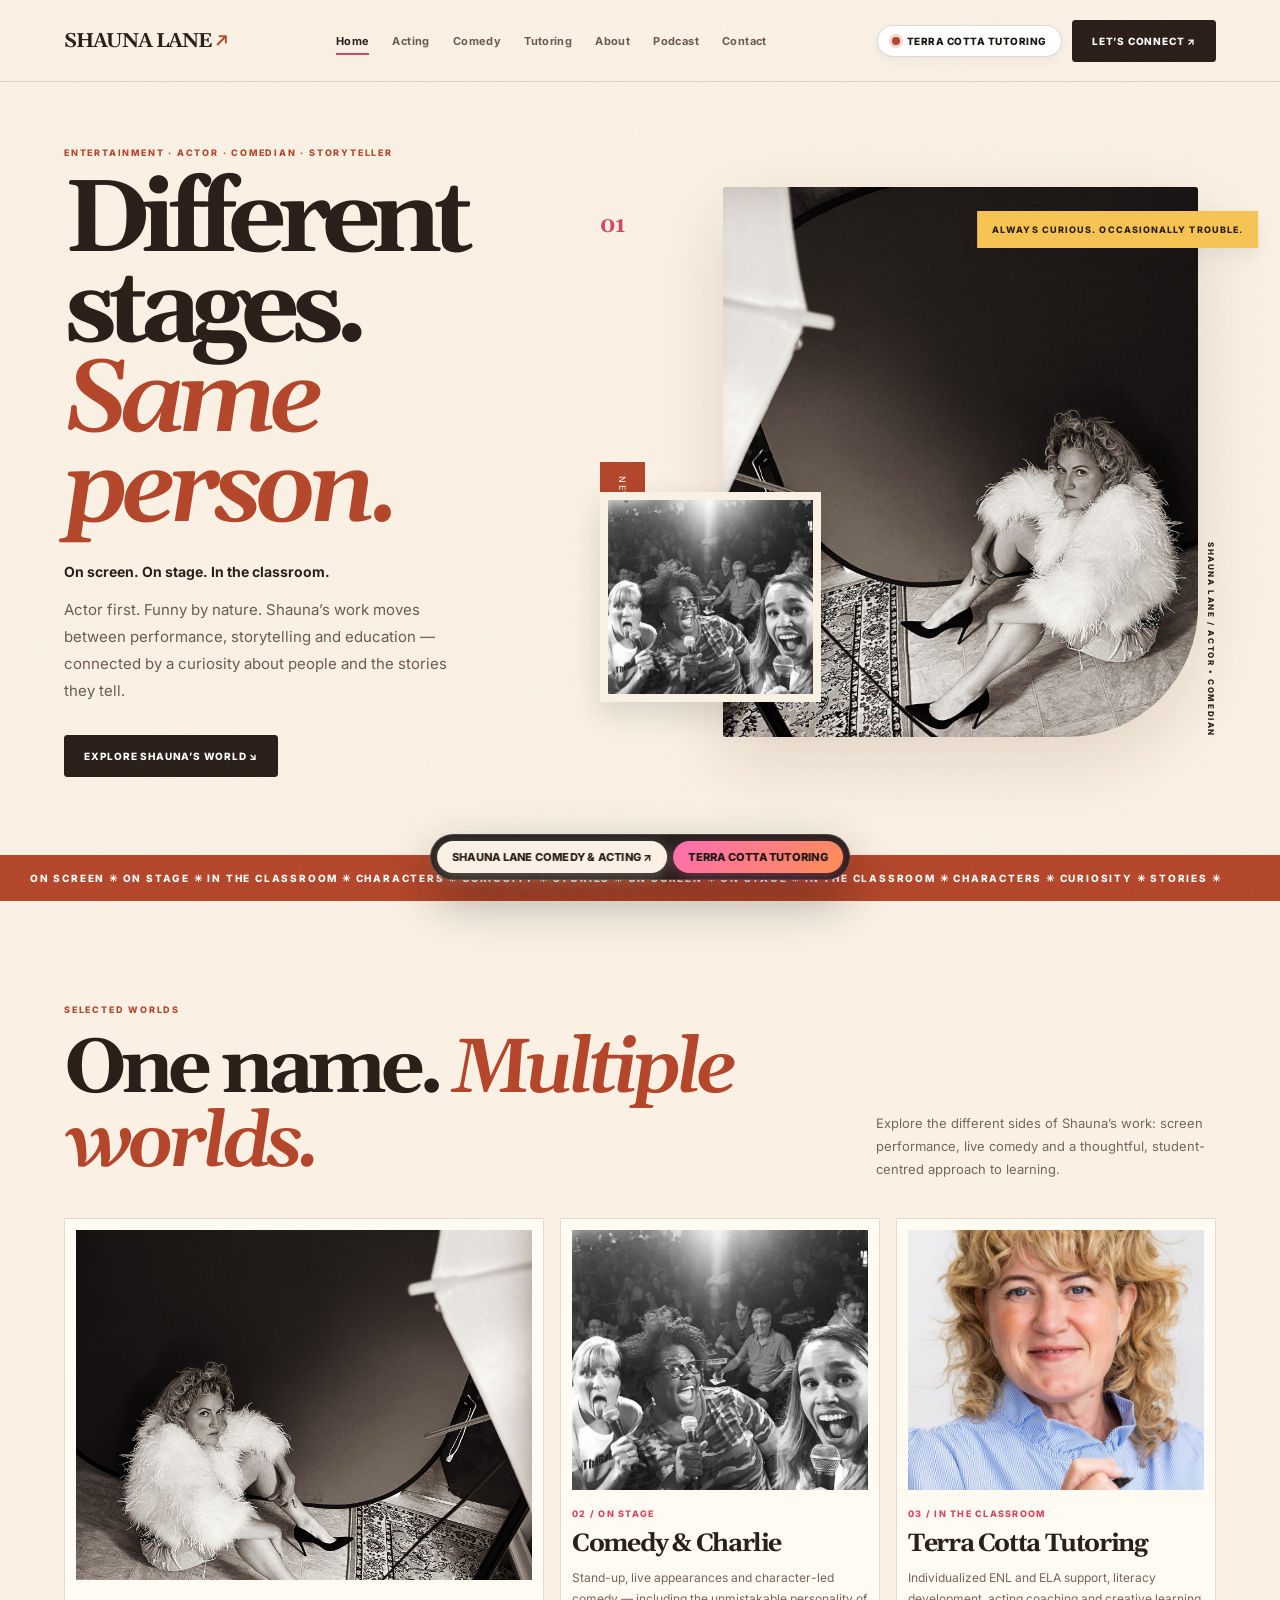
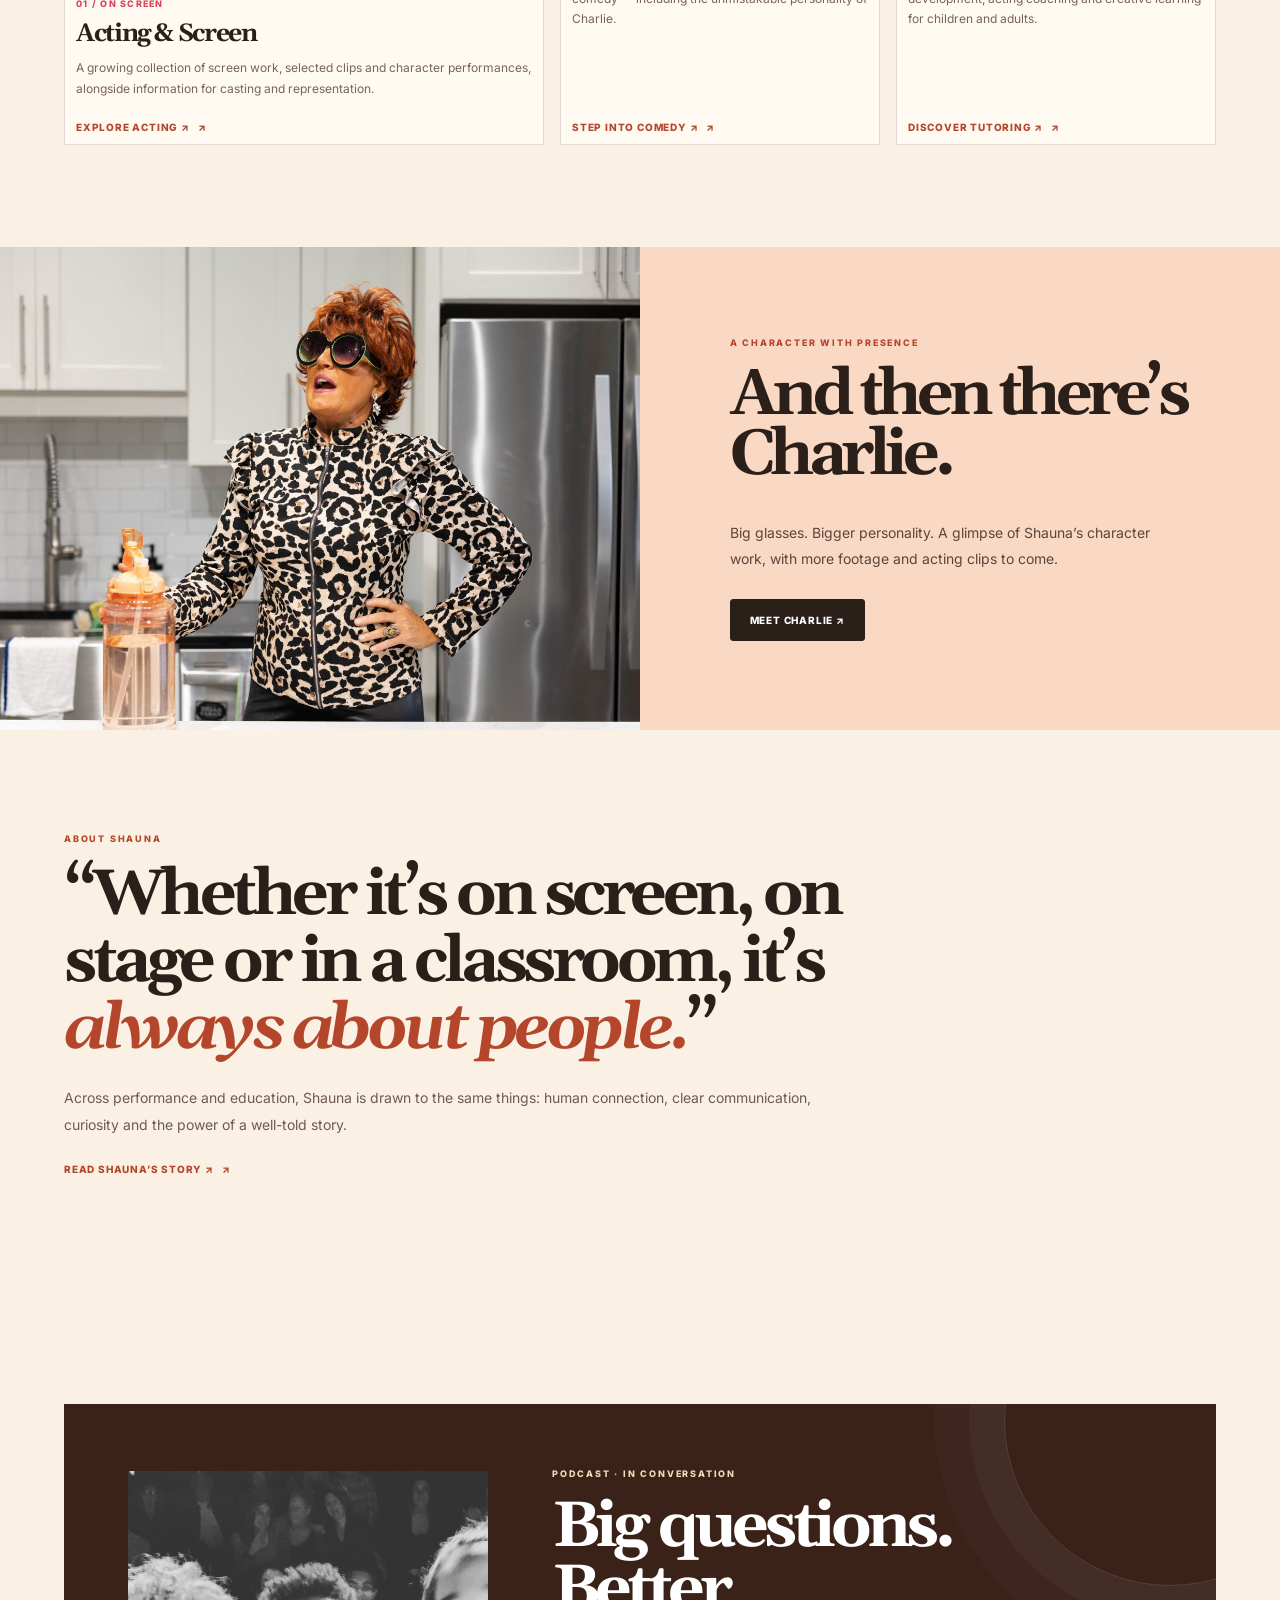
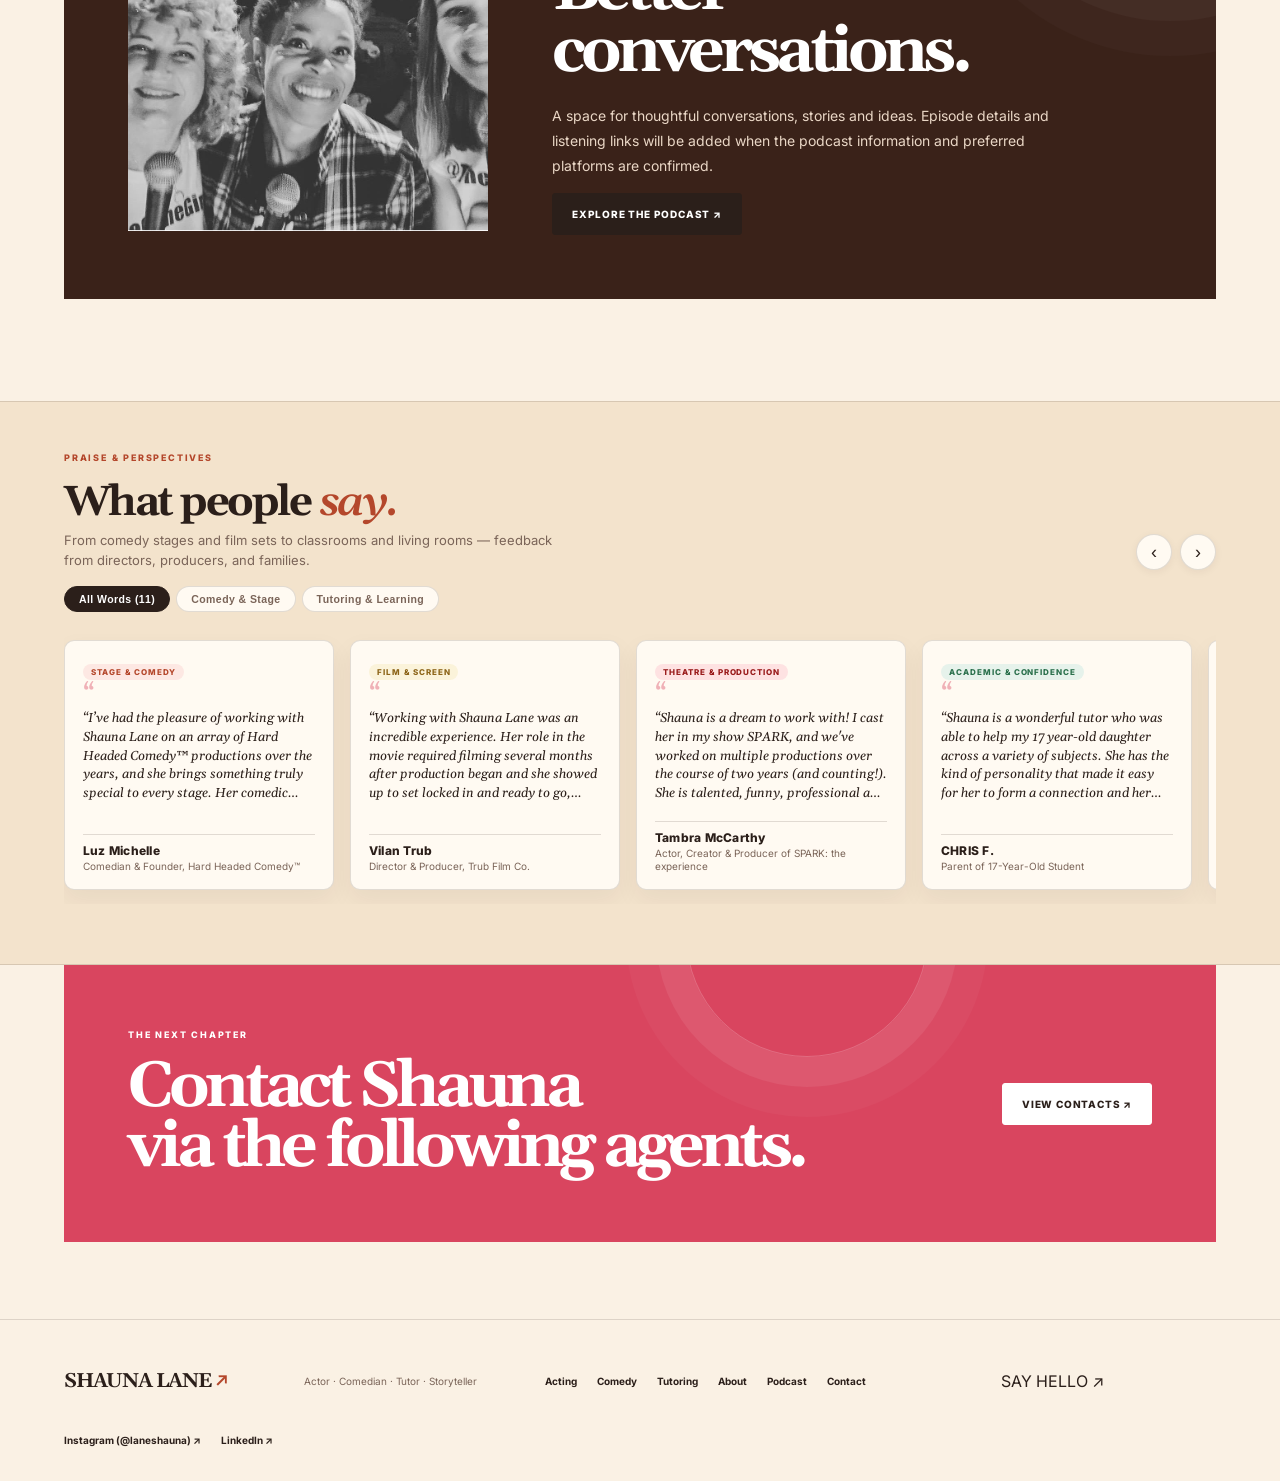
<file: index.html>
<!doctype html>
<html lang="en">
<head>
  <meta charset="utf-8">
  <meta name="viewport" content="width=device-width,initial-scale=1">
  <meta name="theme-color" content="#faf1e4">
  <meta name="robots" content="index, follow">
  <title>Shauna Lane — Actor, Comedian, Tutor, Storyteller</title>
  <meta name="description" content="Actor first. Funny by nature. Shauna’s work moves between performance, storytelling and education — connected by a curiosity about people and the stories they tell.">
  <link rel="stylesheet" href="style.css">
  <link rel="stylesheet" href="warm-collage.css">
</head>
<body data-home-version="classic">
  <div class="progress" id="progress"></div>

  <!-- SHARED SITE TOPBAR WITH INTEGRATED VERSION SWITCHER -->
  <header class="topbar">
    <a class="wordmark" href="index.html">SHAUNA LANE<span>↗</span></a>
    <nav id="nav">
      <a class="active" href="index.html">Home</a>
      <a class="" href="acting.html">Acting</a>
      <a class="" href="comedy.html">Comedy</a>
      <a class="" href="tutoring.html">Tutoring</a>
      <a class="" href="about.html">About</a>
      <a class="" href="podcast.html">Podcast</a>
      <a class="" href="contact.html">Contact</a>
    </nav>
    <div class="topbar-actions">
      <a class="version-pill-header" href="https://terracottatutoring.com/" title="Visit the Terra Cotta Tutoring education site">
        <span class="dot"></span>
        <span class="label-text">Terra Cotta Tutoring</span>
      </a>
      <a class="connect" href="contact.html">LET’S CONNECT ↗</a>
      <button class="menu" id="menu" aria-label="Toggle navigation" aria-expanded="false">☰</button>
    </div>
  </header>

  <!-- ========================================================================
       VERSION 2: WARM & EXPRESSIVE COLLAGE HOMEPAGE (INSPIRED FREE-SPACING)
       Uses 100% genuine assets from the project ZIP
       ======================================================================== -->
  <main id="home-v2-collage" class="wc-wrapper">

    <!-- 1. HERO SECTION: FREE-SPACING COLLAGE -->
    <section class="wc-hero">
      <div class="wc-hero-brush-tl"></div>

      <div class="wc-container">
        <div class="wc-hero-grid">

          <!-- Left Column: Stacked Marker Headline -->
          <div class="wc-hero-left">
            <h1 class="wc-hero-stack">
              <span>Actor.</span>
              <span>Comedian.</span>
              <span>Tutor.</span>
              <span class="storyteller-line">Storyteller.</span>
            </h1>
            <p class="wc-hero-sub editable">Different stages. Same person.</p>
            <div class="wc-hero-curious editable">
              <span>Always curious.</span>
              <!-- Hand-drawn Heart SVG -->
              <svg width="28" height="28" viewBox="0 0 36 36" fill="none" aria-hidden="true">
                <path d="M18 30C18 30 5 21.2 5 11.8C5 7.4 8.4 4.5 12.2 4.5C15.1 4.5 17.2 6.4 18 8.6C18.8 6.4 20.9 4.5 23.8 4.5C27.6 4.5 31 7.4 31 11.8C31 21.2 18 30 18 30Z" stroke="#181512" stroke-width="2.6" stroke-linecap="round" stroke-linejoin="round"/>
              </svg>
            </div>
            <a class="wc-btn-pink" href="#wc-worlds">
              <span>Explore My World</span>
              <span aria-hidden="true">↓</span>
            </a>
          </div>

          <!-- Center Column: Expressive Portrait + Pink Aura + Crown Doodle -->
          <div class="wc-hero-center">
            <div class="wc-pink-aura"></div>

            <!-- Hand-drawn Crown SVG -->
            <svg class="wc-crown-doodle" viewBox="0 0 80 60" fill="none" aria-hidden="true">
              <path d="M10 48L6 16L27 31L40 10L53 31L74 16L70 48H10Z" stroke="#181512" stroke-width="4" stroke-linecap="round" stroke-linejoin="round" fill="#FFD633" fill-opacity="0.35"/>
            </svg>

            <div class="wc-center-portrait-frame">
              <img src="assets/acting.jpg" alt="Shauna Lane expressive portrait" class="editable">
            </div>

            <!-- Handwritten Note Card Bottom-Left of Portrait -->
            <div class="wc-hero-note-card editable">
              Good People.<br>
              Great Stories.<br>
              Brighter Futures. ♡
            </div>
          </div>

          <!-- Right Column: Taped Polaroids ("On stage." & "In classrooms.") + NYC Skyline -->
          <div class="wc-hero-right">
            <div class="wc-polaroid-pair">
              <a href="comedy.html" class="wc-polaroid stage-pol" title="Explore Live Stand-Up & Comedy">
                <span class="wc-tape-pink" style="top:-10px;left:32%;transform:rotate(-4deg)"></span>
                <img src="assets/live-carolines.jpg" alt="Shauna performing live on stage">
                <span class="wc-polaroid-caption">On stage.</span>
              </a>

              <a href="tutoring.html" class="wc-polaroid class-pol" title="Explore Terra Cotta Tutoring">
                <span class="wc-tape-yellow" style="top:-11px;left:30%;transform:rotate(5deg)"></span>
                <img src="assets/tutoring.jpg" alt="Shauna in classrooms">
                <span class="wc-polaroid-caption">In classrooms.</span>
              </a>
            </div>

            <!-- NYC Skyline Collage + Handwritten City Note -->
            <div class="wc-skyline-cluster">
              <div class="wc-skyline-splash"></div>
              <svg class="wc-skyline-svg" viewBox="0 0 240 155" fill="none" aria-hidden="true">
                <!-- Stylized Empire State & NYC Silhouette -->
                <rect x="14" y="88" width="26" height="67" fill="#181512"/>
                <rect x="18" y="94" width="4" height="6" fill="#FDF8F2"/><rect x="26" y="94" width="4" height="6" fill="#FDF8F2"/>
                <rect x="18" y="106" width="4" height="6" fill="#FDF8F2"/><rect x="26" y="106" width="4" height="6" fill="#FDF8F2"/>
                <rect x="44" y="68" width="30" height="87" fill="#2A2420"/>
                <rect x="88" y="42" width="38" height="113" fill="#181512"/>
                <rect x="95" y="28" width="24" height="16" fill="#181512"/>
                <rect x="102" y="18" width="10" height="12" fill="#181512"/>
                <line x1="107" y1="2" x2="107" y2="18" stroke="#181512" stroke-width="3"/>
                <!-- Windows on Empire State -->
                <rect x="94" y="50" width="4" height="90" fill="#FDF8F2" opacity="0.55"/>
                <rect x="105" y="50" width="4" height="90" fill="#FDF8F2" opacity="0.55"/>
                <rect x="116" y="50" width="4" height="90" fill="#FDF8F2" opacity="0.55"/>
                <rect x="132" y="62" width="32" height="93" fill="#231F1C"/>
                <polygon points="148,44 132,62 164,62" fill="#231F1C"/>
                <rect x="168" y="80" width="28" height="75" fill="#181512"/>
                <rect x="200" y="96" width="26" height="59" fill="#2A2420"/>
              </svg>
              <div class="wc-city-note">
                New York.<br>
                London.<br>
                And Beyond. ♡
              </div>
            </div>
          </div>

        </div>
      </div>
    </section>

    <!-- 2. DUAL SPLIT SHOWCASE: "MAKE ME LAUGH" VS "HELP ME LEARN" -->
    <section class="wc-dual-worlds" id="wc-worlds">

      <!-- Left: MAKE ME LAUGH -->
      <div class="wc-world-laugh">
        <div class="wc-world-copy">
          <h2>MAKE ME<br>LAUGH</h2>
          <p class="wc-world-lead">Stand-up. Stories.<br>Characters. Live shows.</p>
          <div class="wc-world-cta-row">
            <a href="comedy.html" class="wc-circle-arrow pink" aria-label="Explore Comedy & Charlie">→</a>
            <div class="wc-hand-list">
              Comedy<br>
              Storytelling<br>
              Live Shows<br>
              ✳ Charlie &amp; More
            </div>
          </div>
        </div>
        <div class="wc-world-media">
          <a href="comedy.html" class="wc-stage-frame">
            <img src="assets/live-nycc.jpg" alt="Shauna Lane live stand-up at New York Comedy Club">
          </a>
        </div>
      </div>

      <!-- Right: HELP ME LEARN -->
      <div class="wc-world-learn">
        <div class="wc-world-copy">
          <h2>HELP ME<br>LEARN</h2>
          <p class="wc-world-lead">Personalized tutoring for<br>brighter futures.</p>
          <div class="wc-world-cta-row">
            <a href="tutoring.html" class="wc-circle-arrow blue" aria-label="Explore Terra Cotta Tutoring">→</a>
            <div class="wc-hand-list" style="color:var(--wc-ink)">
              ENL &amp; ELA<br>
              Grades K–12 &amp; Adults<br>
              Acting Coaching
            </div>
          </div>
        </div>
        <div class="wc-learn-photo-wrap">
          <a href="tutoring.html">
            <img class="wc-learn-img" src="assets/tutoring.jpg" alt="Shauna Lane — Terra Cotta Tutoring">
          </a>
          <div class="wc-pink-postit">
            <span class="wc-tape-yellow" style="top:-10px;left:28%;width:52px;height:18px"></span>
            Curiosity<br>
            Confidence<br>
            Growth<br>
            Always ♡
          </div>
        </div>
      </div>

    </section>

    <!-- 3. CREDENTIALS / STAGES / IN CONVERSATION BAR -->
    <section class="wc-featured-bar">
      <div class="wc-container wc-featured-inner">
        <div class="wc-featured-left">
          <div class="wc-featured-eyebrow">FEATURED STAGES / CREDENTIALS / IN CONVERSATION</div>
          <div class="wc-badges-row">
            <a href="comedy.html" class="wc-badge-item">CAROLINE’S ON BROADWAY</a>
            <a href="comedy.html" class="wc-badge-item sans">NY COMEDY FESTIVAL</a>
            <a href="tutoring.html" class="wc-badge-item wc-badge-bbc"><span>NTA</span> CERTIFIED TUTOR</a>
            <a href="podcast.html" class="wc-badge-item sans">🎙️ Apple Podcasts</a>
            <a href="podcast.html" class="wc-badge-item sans">🟢 Spotify</a>
          </div>
        </div>
        <div class="wc-featured-note">
          <div>
            Ideas · People<br>
            Growth · Laughter<br>
            Always.
          </div>
          <span style="font-size:26px">♡</span>
        </div>
      </div>
    </section>

    <!-- 4. "HI, I'M SHAUNA LANE" BIO + TAPED B&W PORTRAIT + QUOTE & CASSETTE -->
    <section class="wc-bio-section">
      <div class="wc-container wc-bio-grid">

        <!-- Left Bio Intro -->
        <div class="wc-bio-intro">
          <span class="hi-script">Hi, I’m</span>
          <h2>SHAUNA LANE</h2>
          <p>A comedian, actor and tutor who believes in good conversations, bigger possibilities and a kinder, more curious world. Across screen performance, live comedy and individualized teaching, it’s always about human connection.</p>
          <div class="wc-bio-actions">
            <a class="wc-btn-dark" href="about.html">
              <span>More About Me</span>
              <span>→</span>
            </a>
            <button type="button" class="wc-showreel-trigger"
              data-video-src="assets/just-go-along.mp4"
              data-video-poster="assets/just-go-along.jpg"
              data-video-title="Shauna Lane — Selected Screen Clip (Just Go Along With It)">
              <span class="wc-play-ring">▶</span>
              <span class="wc-showreel-text">
                <strong>Watch Screen Clip</strong>
                <span>Play Featured Reel</span>
              </span>
            </button>
          </div>
        </div>

        <!-- Center Taped B&W Portrait (`ss.jpg` from ZIP) -->
        <div class="wc-bio-portrait-box">
          <div class="wc-bio-polaroid">
            <span class="wc-tape-blue" style="top:-12px;left:18%;transform:rotate(-14deg)"></span>
            <span class="wc-tape-blue" style="bottom:-10px;left:32%;transform:rotate(12deg)"></span>
            <img src="ss.jpg" alt="Shauna Lane black and white portrait">
          </div>
          <div class="wc-sticky-note wc-bio-sticky">
            Same Person.<br>
            Multiple Worlds.<br>
            More to Explore.
          </div>
        </div>

        <!-- Right Quote & Retro Pink Cassette -->
        <div class="wc-bio-quote-col">
          <div>
            <span class="wc-quote-marks">“</span>
            <blockquote>
              Curiosity<br>
              changes<br>
              everything.
            </blockquote>
            <cite>— SHAUNA LANE</cite>
          </div>

          <div class="wc-cassette-illustration">
            <a href="podcast.html" title="Explore Podcast & Conversations">
              <svg class="wc-cassette-svg" viewBox="0 0 220 140" fill="none" aria-hidden="true">
                <rect x="8" y="10" width="204" height="120" rx="14" fill="#FF7EB9" stroke="#181512" stroke-width="4"/>
                <rect x="24" y="24" width="172" height="68" rx="8" fill="#FDF8F2" stroke="#181512" stroke-width="3"/>
                <rect x="24" y="24" width="172" height="18" rx="4" fill="#FFD633"/>
                <rect x="52" y="48" width="116" height="32" rx="16" fill="#181512"/>
                <circle cx="76" cy="64" r="11" fill="#FDF8F2" stroke="#181512" stroke-width="3"/>
                <circle cx="144" cy="64" r="11" fill="#FDF8F2" stroke="#181512" stroke-width="3"/>
                <rect x="95" y="54" width="30" height="20" rx="3" fill="#FF7EB9"/>
                <path d="M46 130L58 102H162L174 130" stroke="#181512" stroke-width="4" fill="#FF55A3"/>
                <circle cx="78" cy="116" r="4" fill="#181512"/>
                <circle cx="142" cy="116" r="4" fill="#181512"/>
              </svg>
            </a>
          </div>
        </div>

      </div>
    </section>

    <!-- COMBINED 3D SCROLL TESTIMONIALS (ENTERTAINMENT & TUTORING) -->
    <section class="t3d-section" id="testimonials">
      <div class="t3d-container">
        <div class="t3d-header">
          <div class="t3d-header-left">
            <div class="eyebrow">PRAISE &amp; PERSPECTIVES</div>
            <h2>What people <em>say.</em></h2>
            <p>From comedy stages and film sets to classrooms and living rooms — feedback from directors, producers, and families.</p>
          </div>
          <div class="t3d-controls">
            <button class="t3d-arrow prev" type="button" aria-label="Previous testimonial">‹</button>
            <button class="t3d-arrow next" type="button" aria-label="Next testimonial">›</button>
          </div>
        </div>

        <!-- CATEGORY FILTERS -->
        <div class="t3d-filters">
          <button class="t3d-filter-btn active" type="button" data-filter="all">All Words (11)</button>
          <button class="t3d-filter-btn" type="button" data-filter="entertainment">Comedy &amp; Stage</button>
          <button class="t3d-filter-btn" type="button" data-filter="tutoring">Tutoring &amp; Learning</button>
        </div>

        <!-- 3D CAROUSEL VIEWPORT & TRACK -->
        <div class="t3d-viewport">
          <div class="t3d-track">
            <!-- 1. Luz Michelle (Comedy) -->
            <div class="t3d-card" data-category="comedy">
              <div>
                <span class="t3d-badge comedy">STAGE &amp; COMEDY</span>
                <span class="t3d-quote-mark">“</span>
                <p class="t3d-body">“I’ve had the pleasure of working with Shauna Lane on an array of Hard Headed Comedy™ productions over the years, and she brings something truly special to every stage. Her comedic instincts, versatility, and ability to fully embody a character, particularly her unforgettable Charlie, are a testament to her talent as both an actress and comedian. Shauna is engaging, fearless, and knows exactly how to connect with an audience. A consummate professional and an absolute joy to work with!”</p>
              </div>
              <div class="t3d-author-box">
                <span class="t3d-author-name">Luz Michelle</span>
                <span class="t3d-author-role">Comedian &amp; Founder, Hard Headed Comedy™</span>
              </div>
            </div>

            <!-- 2. Vilan Trub (Film) -->
            <div class="t3d-card" data-category="film">
              <div>
                <span class="t3d-badge film">FILM &amp; SCREEN</span>
                <span class="t3d-quote-mark">“</span>
                <p class="t3d-body">“Working with Shauna Lane was an incredible experience. Her role in the movie required filming several months after production began and she showed up to set locked in and ready to go, despite the delays. She was professional and communicative and very down to earth. It was a pleasure chatting with her and that opens up the opportunity to play with the character because you're able to have those conversations. She knows how to 'perform' and her performance added a great deal to the movie.”</p>
              </div>
              <div class="t3d-author-box">
                <span class="t3d-author-name">Vilan Trub</span>
                <span class="t3d-author-role">Director &amp; Producer, Trub Film Co.</span>
              </div>
            </div>

            <!-- 3. Tambra McCarthy (Theatre/Production) -->
            <div class="t3d-card" data-category="spark">
              <div>
                <span class="t3d-badge spark">THEATRE &amp; PRODUCTION</span>
                <span class="t3d-quote-mark">“</span>
                <p class="t3d-body">“Shauna is a dream to work with! I cast her in my show SPARK, and we've worked on multiple productions over the course of two years (and counting!). She is talented, funny, professional and has a heart of gold. All of it shines through her work, and keeps audiences enthralled!”</p>
              </div>
              <div class="t3d-author-box">
                <span class="t3d-author-name">Tambra McCarthy</span>
                <span class="t3d-author-role">Actor, Creator &amp; Producer of SPARK: the experience</span>
              </div>
            </div>

            <!-- 4. Chris F. (Tutoring) -->
            <div class="t3d-card" data-category="tutoring">
              <div>
                <span class="t3d-badge tutoring">ACADEMIC &amp; CONFIDENCE</span>
                <span class="t3d-quote-mark">“</span>
                <p class="t3d-body">“Shauna is a wonderful tutor who was able to help my 17 year-old daughter across a variety of subjects. She has the kind of personality that made it easy for her to form a connection and her sense of humor provided a necessary lightness to what sometimes can be a slog for my daughter. Prior to working with Shauna my daughter lacked confidence and interest in school, but through their work together over the course of the academic year she became much more confident and developed a more secure belief in her abilities.”</p>
              </div>
              <div class="t3d-author-box">
                <span class="t3d-author-name">CHRIS F.</span>
                <span class="t3d-author-role">Parent of 17-Year-Old Student</span>
              </div>
            </div>

            <!-- 5. Jim G. (Tutoring) -->
            <div class="t3d-card" data-category="tutoring">
              <div>
                <span class="t3d-badge tutoring">READING &amp; ESL</span>
                <span class="t3d-quote-mark">“</span>
                <p class="t3d-body">“Shauna is an excellent tutor for reading and ESL. She always comes prepared with age and level-appropriate materials designed specifically for the kids. My daughter loves her and is always looking forward to the lessons.”</p>
              </div>
              <div class="t3d-author-box">
                <span class="t3d-author-name">JIM G.</span>
                <span class="t3d-author-role">Parent</span>
              </div>
            </div>

            <!-- 6. Ivette F. (Tutoring) -->
            <div class="t3d-card" data-category="tutoring">
              <div>
                <span class="t3d-badge tutoring">READING ENRICHMENT</span>
                <span class="t3d-quote-mark">“</span>
                <p class="t3d-body">“My experience with Shauna has been superb. I needed help providing reading enrichment to my children at our local library. Prior to meeting with her, we spoke on the phone and she immediately understood my needs. When working with my children, she always arrives on time to our library sessions and even brings materials for the kids to work on that supports their reading and reinforces their learning. In addition, she’s great when working with them independently or as a group. She understands their distinct personalities and needs and makes necessary adjustments in the routine to keep their interest in the reading material. Shauna has truly exceeded all of my expectations. My children and I are very fortunate to work with her.”</p>
              </div>
              <div class="t3d-author-box">
                <span class="t3d-author-name">IVETTE F.</span>
                <span class="t3d-author-role">Library Reading Enrichment Parent</span>
              </div>
            </div>

            <!-- 7. Amanda R. (Tutoring) -->
            <div class="t3d-card" data-category="tutoring">
              <div>
                <span class="t3d-badge tutoring">ESL ACCELERATION</span>
                <span class="t3d-quote-mark">“</span>
                <p class="t3d-body">“My son has been her student since we moved to the US in July 2023 and her expertise and support definitely made him adapt well and faster to the new school as well as significantly improve his English. She is a very serious and competent professional, great with kids! We are very glad we found her.”</p>
              </div>
              <div class="t3d-author-box">
                <span class="t3d-author-name">AMANDA R.</span>
                <span class="t3d-author-role">Parent of ESL Student</span>
              </div>
            </div>

            <!-- 8. Sheila H. (Tutoring) -->
            <div class="t3d-card" data-category="tutoring">
              <div>
                <span class="t3d-badge tutoring">ADULT ENGLISH LEARNER</span>
                <span class="t3d-quote-mark">“</span>
                <p class="t3d-body">“Amazing English teacher! The classes are well organized, easy to follow, and very effective. She creates a positive and supportive environment, which really helps build confidence. I’ve seen a big improvement in my speaking and understanding. I recommend 100% Terra Cotta Tutoring.”</p>
              </div>
              <div class="t3d-author-box">
                <span class="t3d-author-name">SHEILA H.</span>
                <span class="t3d-author-role">Adult English Student</span>
              </div>
            </div>

            <!-- 9. Christa C. (Tutoring) -->
            <div class="t3d-card" data-category="tutoring">
              <div>
                <span class="t3d-badge tutoring">PERFORMANCE &amp; COACHING</span>
                <span class="t3d-quote-mark">“</span>
                <p class="t3d-body">“Shauna helped my son prepare for a play. She worked with him to create a plan to learn his lines and taught him various techniques to become a better actor. We highly recommend her.”</p>
              </div>
              <div class="t3d-author-box">
                <span class="t3d-author-name">CHRISTA C.</span>
                <span class="t3d-author-role">Acting &amp; Lines Coaching Parent</span>
              </div>
            </div>

            <!-- 10. V SA (Tutoring) -->
            <div class="t3d-card" data-category="tutoring">
              <div>
                <span class="t3d-badge tutoring">COMPOSITION &amp; STRUCTURE</span>
                <span class="t3d-quote-mark">“</span>
                <p class="t3d-body">“My 6th grader really liked working with Shauna last year. He made a lot of progress in composition writing and structure, and his handwriting which was poor when she started working with him. She's very diligent and organized, and provides good direction. I'd recommend her to anyone.”</p>
              </div>
              <div class="t3d-author-box">
                <span class="t3d-author-name">V SA</span>
                <span class="t3d-author-role">6th Grade Parent</span>
              </div>
            </div>

            <!-- 11. Satoshi O. (Tutoring) -->
            <div class="t3d-card" data-category="tutoring">
              <div>
                <span class="t3d-badge tutoring">EARLY LANGUAGE ACQUISITION</span>
                <span class="t3d-quote-mark">“</span>
                <p class="t3d-body">“Shauna is an excellent tutor, and my six-year-old daughter truly enjoys her lessons. My daughter had never used English until she moved to the US a year ago. Shauna's approach aims to make her enjoy this new language and learn important words gradually. This method is effective in helping my child become accustomed to using English. We are consistently impressed by Shauna's attitude during the lessons. She prepares a wide range of games and materials, considering my daughter's interests and progress.”</p>
              </div>
              <div class="t3d-author-box">
                <span class="t3d-author-name">SATOSHI O.</span>
                <span class="t3d-author-role">Parent of 6-Year-Old Student</span>
              </div>
            </div>
          </div>
        </div>
      </div>
    </section>
    <section class="wc-tri-showcase" id="selected">
      <div class="wc-container wc-tri-grid">

        <!-- Column 1: Acting & Screen Work -->
        <article class="wc-tri-card">
          <div class="wc-tri-header">
            <h3>Acting &amp; Screen Work</h3>
            <span style="font-size:26px" aria-hidden="true">🎥</span>
          </div>
          <p class="wc-tri-sub">Commercials, film clips, television and character-driven performances. Click a clip below to preview directly:</p>
          <div class="wc-thumb-trio">
            <button type="button" class="wc-thumb-item"
              data-yt-id="TAqX6f9qMN4"
              data-video-title="SafeAuto — We Are The Rest of Us (National Commercial)">
              <img src="assets/yt-safeauto.jpg" alt="SafeAuto Commercial">
              <span class="wc-thumb-play"><span>▶</span></span>
            </button>
            <button type="button" class="wc-thumb-item"
              data-yt-id="wgU6d2rw2H4"
              data-video-title="SkipTheDishes — Commercial">
              <img src="assets/yt-skipthedishes.jpg" alt="SkipTheDishes Commercial">
              <span class="wc-thumb-play"><span>▶</span></span>
            </button>
            <button type="button" class="wc-thumb-item"
              data-video-src="assets/just-go-along.mp4"
              data-video-poster="assets/just-go-along.jpg"
              data-video-title="Just Go Along With It — Screen Clip">
              <img src="assets/just-go-along.jpg" alt="Just Go Along With It clip">
              <span class="wc-thumb-play"><span>▶</span></span>
            </button>
          </div>
          <a class="wc-pill-outline" href="acting.html">
            <span>View Clips &amp; Credits</span>
            <span>→</span>
          </a>
        </article>

        <!-- Column 2: Tutoring Services -->
        <article class="wc-tri-card">
          <div class="wc-tri-header">
            <h3>Tutoring Services</h3>
            <span style="font-size:26px" aria-hidden="true">📖</span>
          </div>
          <p class="wc-tri-sub">Terra Cotta Tutoring: individualized ENL, ELA, Orton-Gillingham literacy and acting coaching for K–12 &amp; adults.</p>
          <div class="wc-thumb-trio">
            <a href="tutoring.html" class="wc-thumb-item">
              <img src="assets/tutoring.jpg" alt="Terra Cotta Tutoring" style="object-position:center 15%">
            </a>
            <a href="tutoring.html" class="wc-thumb-item">
              <img src="assets/acting.jpg" alt="Acting & Public Speaking Coaching">
            </a>
            <a href="about.html" class="wc-thumb-item">
              <img src="ss.jpg" alt="Shauna Lane Educator">
            </a>
          </div>
          <a class="wc-pill-outline" href="tutoring.html">
            <span>Learn More</span>
            <span>→</span>
          </a>
        </article>

        <!-- Column 3: Podcasts & Conversations -->
        <article class="wc-tri-card">
          <div class="wc-tri-header">
            <h3>Podcasts &amp; Conversations</h3>
            <span style="font-size:26px" aria-hidden="true">🎙️</span>
          </div>
          <p class="wc-tri-sub">Big questions and better conversations from live shows at Caroline’s on Broadway, NYCC and studio episodes.</p>
          <div class="wc-thumb-trio">
            <a href="podcast.html" class="wc-thumb-item">
              <img src="assets/live-nycc.jpg" alt="Live at New York Comedy Club">
            </a>
            <a href="podcast.html" class="wc-thumb-item">
              <img src="assets/live-carolines.jpg" alt="Live at Caroline's on Broadway">
            </a>
            <a href="comedy.html" class="wc-thumb-item">
              <img src="assets/charlie-kitchen.jpg" alt="Character & Comedy Stories">
            </a>
          </div>
          <a class="wc-pill-outline" href="podcast.html">
            <span>Listen Now</span>
            <span>→</span>
          </a>
        </article>

      </div>
    </section>

    <!-- 6. MEET CHARLIE — CHARACTER SPOTLIGHT USING ALL CHARLIE ASSETS -->
    <section class="wc-charlie-strip">
      <div class="wc-container wc-charlie-inner">
        <div class="wc-charlie-copy">
          <span class="wc-tag-pill">A CHARACTER WITH PRESENCE</span>
          <h2>And then there’s Charlie.</h2>
          <p>Big glasses. Bigger personality. Charlie brings a distinct point of view, a larger-than-life presence and a playful edge to Shauna’s character work.</p>
          <a class="wc-btn-dark" href="comedy.html">
            <span>Meet Charlie &amp; Comedy</span>
            <span>↗</span>
          </a>
        </div>
        <div class="wc-charlie-polaroids">
          <a href="comedy.html" class="wc-polaroid">
            <span class="wc-tape-yellow" style="top:-10px;left:28%"></span>
            <img src="assets/charlie-kitchen.jpg" alt="Charlie in the kitchen">
            <span class="wc-polaroid-caption">Charlie</span>
          </a>
          <a href="comedy.html" class="wc-polaroid">
            <span class="wc-tape-pink" style="top:-10px;left:32%"></span>
            <img src="assets/charlie-disco.jpg" alt="Charlie disco">
            <span class="wc-polaroid-caption">Larger than life</span>
          </a>
          <a href="comedy.html" class="wc-polaroid">
            <span class="wc-tape-blue" style="top:-10px;left:30%"></span>
            <img src="assets/charlie.jpg" alt="Charlie portrait">
            <span class="wc-polaroid-caption">Unmistakable</span>
          </a>
        </div>
      </div>
    </section>

    <!-- 7. BOTTOM "A PLACE TO GROW..." BANNER -->
    <section class="wc-grow-banner">
      <div class="wc-container wc-grow-grid">

        <div class="wc-grow-left">
          <!-- Hand-drawn Terra Cotta Flower Pot SVG -->
          <svg class="wc-flowerpot-svg" viewBox="0 0 120 150" fill="none" aria-hidden="true">
            <!-- Stems & Leaves -->
            <path d="M60 78C60 55 48 36 38 24" stroke="#1E7A44" stroke-width="4" stroke-linecap="round"/>
            <path d="M60 78C64 50 76 32 86 20" stroke="#1E7A44" stroke-width="4" stroke-linecap="round"/>
            <path d="M60 78V18" stroke="#1E7A44" stroke-width="4" stroke-linecap="round"/>
            <ellipse cx="44" cy="54" rx="12" ry="6" transform="rotate(-25 44 54)" fill="#34A853" stroke="#181512" stroke-width="2.5"/>
            <ellipse cx="77" cy="50" rx="12" ry="6" transform="rotate(25 77 50)" fill="#34A853" stroke="#181512" stroke-width="2.5"/>
            <!-- Flowers -->
            <circle cx="36" cy="22" r="11" fill="#FF6EB4" stroke="#181512" stroke-width="2.5"/>
            <circle cx="36" cy="22" r="4" fill="#FFD633"/>
            <circle cx="60" cy="14" r="12" fill="#FFD633" stroke="#181512" stroke-width="2.5"/>
            <circle cx="60" cy="14" r="4" fill="#FF55A3"/>
            <circle cx="86" cy="20" r="11" fill="#63A1FF" stroke="#181512" stroke-width="2.5"/>
            <circle cx="86" cy="20" r="4" fill="#FFD633"/>
            <!-- Terra Cotta Pot -->
            <rect x="26" y="76" width="68" height="14" rx="4" fill="#D96B43" stroke="#181512" stroke-width="3"/>
            <path d="M32 90H88L80 142H40L32 90Z" fill="#C85A32" stroke="#181512" stroke-width="3" stroke-linejoin="round"/>
          </svg>
          <div class="wc-grow-title">
            A Place<br>
            To Grow... ♡
          </div>
        </div>

        <div class="wc-grow-center">
          <p>Whether it’s on stage, on screen or in a classroom,<br><strong>it’s always about people.</strong></p>
          <a class="wc-btn-blue" href="contact.html">
            <span>Let’s Work Together</span>
            <span>→</span>
          </a>
        </div>

        <div class="wc-grow-right">
          <div class="wc-spaces-note">
            Different<br>
            Spaces.<br>
            Same Purpose. ☺
          </div>
          <div class="wc-sun-circle">
            New York.<br>
            London.<br>
            And Beyond.
          </div>
        </div>

      </div>
    </section>

  </main>

  <!-- ========================================================================
       VERSION 1: ORIGINAL EDITORIAL HOMEPAGE (100% UNTOUCHED FROM YOUR ZIP)
       ======================================================================== -->
  <main id="home-v1-classic">
    <section class="hero">
      <div class="hero-copy">
        <div class="eyebrow">ENTERTAINMENT · ACTOR · COMEDIAN · STORYTELLER</div>
        <h1>Different stages.<br><em>Same person.</em></h1>
        <p class="tagline">On screen. On stage. In the classroom.</p>
        <p class="intro">Actor first. Funny by nature. Shauna’s work moves between performance, storytelling and education — connected by a curiosity about people and the stories they tell.</p>
        <a class="button" href="#selected-v1">EXPLORE SHAUNA’S WORLD ↘</a>
      </div>
      <div class="hero-visual">
        <span class="hero-label">ALWAYS CURIOUS. OCCASIONALLY TROUBLE.</span>
        <span class="hero-index">NEW YORK · AND BEYOND</span>
        <img class="hero-photo" src="ss.jpg" alt="Shauna Lane seated on the floor in a black-and-white portrait" style="object-position:center center">
        <div class="photo-float">
          <img src="assets/live-carolines.jpg" alt="Shauna on stage with two fellow comedians">
        </div>
      </div>
    </section>
    <div class="ticker">
      <span>ON SCREEN ✳ ON STAGE ✳ IN THE CLASSROOM ✳ CHARACTERS ✳ CURIOSITY ✳ STORIES ✳ ON SCREEN ✳ ON STAGE ✳ IN THE CLASSROOM ✳ CHARACTERS ✳ CURIOSITY ✳ STORIES ✳</span>
    </div>
    <section class="section" id="selected-v1">
      <div class="section-head">
        <div>
          <div class="eyebrow">SELECTED WORLDS</div>
          <h2>One name. <em>Multiple worlds.</em></h2>
        </div>
        <p>Explore the different sides of Shauna’s work: screen performance, live comedy and a thoughtful, student-centred approach to learning.</p>
      </div>
      <div class="work-grid">
        <a class="work-card" href="acting.html">
          <img src="assets/acting-hero.jpg" alt="" style="object-position:30% 50%">
          <span class="num">01 / ON SCREEN</span>
          <h3>Acting &amp; Screen</h3>
          <p>A growing collection of screen work, selected clips and character performances, alongside information for casting and representation.</p>
          <span class="text-link">EXPLORE ACTING ↗</span>
        </a>
        <a class="work-card" href="comedy.html">
          <img src="assets/live-carolines.jpg" alt="">
          <span class="num">02 / ON STAGE</span>
          <h3>Comedy &amp; Charlie</h3>
          <p>Stand-up, live appearances and character-led comedy — including the unmistakable personality of Charlie.</p>
          <span class="text-link">STEP INTO COMEDY ↗</span>
        </a>
        <a class="work-card" href="tutoring.html">
          <img src="assets/tutoring.jpg" alt="">
          <span class="num">03 / IN THE CLASSROOM</span>
          <h3>Terra Cotta Tutoring</h3>
          <p>Individualized ENL and ELA support, literacy development, acting coaching and creative learning for children and adults.</p>
          <span class="text-link">DISCOVER TUTORING ↗</span>
        </a>
      </div>
    </section>
    <section class="split">
      <div class="split-image">
        <img src="assets/charlie-kitchen.jpg" alt="Charlie in sunglasses and a leopard-print top">
      </div>
      <div class="split-copy blue">
        <div class="eyebrow">A CHARACTER WITH PRESENCE</div>
        <h2>And then there’s Charlie.</h2>
        <p>Big glasses. Bigger personality. A glimpse of Shauna’s character work, with more footage and acting clips to come.</p>
        <a class="button" href="comedy.html">MEET CHARLIE ↗</a>
      </div>
    </section>
    <section class="section editorial-copy">
      <div class="eyebrow">ABOUT SHAUNA</div>
      <h2>“Whether it’s on screen, on stage or in a classroom, it’s <em>always about people.</em>”</h2>
      <p>Across performance and education, Shauna is drawn to the same things: human connection, clear communication, curiosity and the power of a well-told story.</p>
      <p><a class="text-link" href="about.html">READ SHAUNA’S STORY ↗</a></p>
    </section>
    <section class="section">
      <div class="podcast-row">
        <div class="podcast-art">
          <img src="assets/live-nycc.jpg" alt="Three women with microphones at a live show" class="bw">
        </div>
        <div>
          <div class="eyebrow" style="color:#f6d7b8">PODCAST · IN CONVERSATION</div>
          <h2>Big questions.<br>Better conversations.</h2>
          <p>A space for thoughtful conversations, stories and ideas. Episode details and listening links will be added when the podcast information and preferred platforms are confirmed.</p>
          <a class="button" href="podcast.html">EXPLORE THE PODCAST ↗</a>
        </div>
      </div>
    </section>

    <!-- COMBINED 3D SCROLL TESTIMONIALS (ENTERTAINMENT & TUTORING) -->
    <section class="t3d-section" id="testimonials-v1">
      <div class="t3d-container">
        <div class="t3d-header">
          <div class="t3d-header-left">
            <div class="eyebrow">PRAISE &amp; PERSPECTIVES</div>
            <h2>What people <em>say.</em></h2>
            <p>From comedy stages and film sets to classrooms and living rooms — feedback from directors, producers, and families.</p>
          </div>
          <div class="t3d-controls">
            <button class="t3d-arrow prev" type="button" aria-label="Previous testimonial">‹</button>
            <button class="t3d-arrow next" type="button" aria-label="Next testimonial">›</button>
          </div>
        </div>

        <!-- CATEGORY FILTERS -->
        <div class="t3d-filters">
          <button class="t3d-filter-btn active" type="button" data-filter="all">All Words (11)</button>
          <button class="t3d-filter-btn" type="button" data-filter="entertainment">Comedy &amp; Stage</button>
          <button class="t3d-filter-btn" type="button" data-filter="tutoring">Tutoring &amp; Learning</button>
        </div>

        <!-- 3D CAROUSEL VIEWPORT & TRACK -->
        <div class="t3d-viewport">
          <div class="t3d-track">
            <!-- 1. Luz Michelle (Comedy) -->
            <div class="t3d-card" data-category="comedy">
              <div>
                <span class="t3d-badge comedy">STAGE &amp; COMEDY</span>
                <span class="t3d-quote-mark">“</span>
                <p class="t3d-body">“I’ve had the pleasure of working with Shauna Lane on an array of Hard Headed Comedy™ productions over the years, and she brings something truly special to every stage. Her comedic instincts, versatility, and ability to fully embody a character, particularly her unforgettable Charlie, are a testament to her talent as both an actress and comedian. Shauna is engaging, fearless, and knows exactly how to connect with an audience. A consummate professional and an absolute joy to work with!”</p>
              </div>
              <div class="t3d-author-box">
                <span class="t3d-author-name">Luz Michelle</span>
                <span class="t3d-author-role">Comedian &amp; Founder, Hard Headed Comedy™</span>
              </div>
            </div>

            <!-- 2. Vilan Trub (Film) -->
            <div class="t3d-card" data-category="film">
              <div>
                <span class="t3d-badge film">FILM &amp; SCREEN</span>
                <span class="t3d-quote-mark">“</span>
                <p class="t3d-body">“Working with Shauna Lane was an incredible experience. Her role in the movie required filming several months after production began and she showed up to set locked in and ready to go, despite the delays. She was professional and communicative and very down to earth. It was a pleasure chatting with her and that opens up the opportunity to play with the character because you're able to have those conversations. She knows how to 'perform' and her performance added a great deal to the movie.”</p>
              </div>
              <div class="t3d-author-box">
                <span class="t3d-author-name">Vilan Trub</span>
                <span class="t3d-author-role">Director &amp; Producer, Trub Film Co.</span>
              </div>
            </div>

            <!-- 3. Tambra McCarthy (Theatre/Production) -->
            <div class="t3d-card" data-category="spark">
              <div>
                <span class="t3d-badge spark">THEATRE &amp; PRODUCTION</span>
                <span class="t3d-quote-mark">“</span>
                <p class="t3d-body">“Shauna is a dream to work with! I cast her in my show SPARK, and we've worked on multiple productions over the course of two years (and counting!). She is talented, funny, professional and has a heart of gold. All of it shines through her work, and keeps audiences enthralled!”</p>
              </div>
              <div class="t3d-author-box">
                <span class="t3d-author-name">Tambra McCarthy</span>
                <span class="t3d-author-role">Actor, Creator &amp; Producer of SPARK: the experience</span>
              </div>
            </div>

            <!-- 4. Chris F. (Tutoring) -->
            <div class="t3d-card" data-category="tutoring">
              <div>
                <span class="t3d-badge tutoring">ACADEMIC &amp; CONFIDENCE</span>
                <span class="t3d-quote-mark">“</span>
                <p class="t3d-body">“Shauna is a wonderful tutor who was able to help my 17 year-old daughter across a variety of subjects. She has the kind of personality that made it easy for her to form a connection and her sense of humor provided a necessary lightness to what sometimes can be a slog for my daughter. Prior to working with Shauna my daughter lacked confidence and interest in school, but through their work together over the course of the academic year she became much more confident and developed a more secure belief in her abilities.”</p>
              </div>
              <div class="t3d-author-box">
                <span class="t3d-author-name">CHRIS F.</span>
                <span class="t3d-author-role">Parent of 17-Year-Old Student</span>
              </div>
            </div>

            <!-- 5. Jim G. (Tutoring) -->
            <div class="t3d-card" data-category="tutoring">
              <div>
                <span class="t3d-badge tutoring">READING &amp; ESL</span>
                <span class="t3d-quote-mark">“</span>
                <p class="t3d-body">“Shauna is an excellent tutor for reading and ESL. She always comes prepared with age and level-appropriate materials designed specifically for the kids. My daughter loves her and is always looking forward to the lessons.”</p>
              </div>
              <div class="t3d-author-box">
                <span class="t3d-author-name">JIM G.</span>
                <span class="t3d-author-role">Parent</span>
              </div>
            </div>

            <!-- 6. Ivette F. (Tutoring) -->
            <div class="t3d-card" data-category="tutoring">
              <div>
                <span class="t3d-badge tutoring">READING ENRICHMENT</span>
                <span class="t3d-quote-mark">“</span>
                <p class="t3d-body">“My experience with Shauna has been superb. I needed help providing reading enrichment to my children at our local library. Prior to meeting with her, we spoke on the phone and she immediately understood my needs. When working with my children, she always arrives on time to our library sessions and even brings materials for the kids to work on that supports their reading and reinforces their learning. In addition, she’s great when working with them independently or as a group. She understands their distinct personalities and needs and makes necessary adjustments in the routine to keep their interest in the reading material. Shauna has truly exceeded all of my expectations. My children and I are very fortunate to work with her.”</p>
              </div>
              <div class="t3d-author-box">
                <span class="t3d-author-name">IVETTE F.</span>
                <span class="t3d-author-role">Library Reading Enrichment Parent</span>
              </div>
            </div>

            <!-- 7. Amanda R. (Tutoring) -->
            <div class="t3d-card" data-category="tutoring">
              <div>
                <span class="t3d-badge tutoring">ESL ACCELERATION</span>
                <span class="t3d-quote-mark">“</span>
                <p class="t3d-body">“My son has been her student since we moved to the US in July 2023 and her expertise and support definitely made him adapt well and faster to the new school as well as significantly improve his English. She is a very serious and competent professional, great with kids! We are very glad we found her.”</p>
              </div>
              <div class="t3d-author-box">
                <span class="t3d-author-name">AMANDA R.</span>
                <span class="t3d-author-role">Parent of ESL Student</span>
              </div>
            </div>

            <!-- 8. Sheila H. (Tutoring) -->
            <div class="t3d-card" data-category="tutoring">
              <div>
                <span class="t3d-badge tutoring">ADULT ENGLISH LEARNER</span>
                <span class="t3d-quote-mark">“</span>
                <p class="t3d-body">“Amazing English teacher! The classes are well organized, easy to follow, and very effective. She creates a positive and supportive environment, which really helps build confidence. I’ve seen a big improvement in my speaking and understanding. I recommend 100% Terra Cotta Tutoring.”</p>
              </div>
              <div class="t3d-author-box">
                <span class="t3d-author-name">SHEILA H.</span>
                <span class="t3d-author-role">Adult English Student</span>
              </div>
            </div>

            <!-- 9. Christa C. (Tutoring) -->
            <div class="t3d-card" data-category="tutoring">
              <div>
                <span class="t3d-badge tutoring">PERFORMANCE &amp; COACHING</span>
                <span class="t3d-quote-mark">“</span>
                <p class="t3d-body">“Shauna helped my son prepare for a play. She worked with him to create a plan to learn his lines and taught him various techniques to become a better actor. We highly recommend her.”</p>
              </div>
              <div class="t3d-author-box">
                <span class="t3d-author-name">CHRISTA C.</span>
                <span class="t3d-author-role">Acting &amp; Lines Coaching Parent</span>
              </div>
            </div>

            <!-- 10. V SA (Tutoring) -->
            <div class="t3d-card" data-category="tutoring">
              <div>
                <span class="t3d-badge tutoring">COMPOSITION &amp; STRUCTURE</span>
                <span class="t3d-quote-mark">“</span>
                <p class="t3d-body">“My 6th grader really liked working with Shauna last year. He made a lot of progress in composition writing and structure, and his handwriting which was poor when she started working with him. She's very diligent and organized, and provides good direction. I'd recommend her to anyone.”</p>
              </div>
              <div class="t3d-author-box">
                <span class="t3d-author-name">V SA</span>
                <span class="t3d-author-role">6th Grade Parent</span>
              </div>
            </div>

            <!-- 11. Satoshi O. (Tutoring) -->
            <div class="t3d-card" data-category="tutoring">
              <div>
                <span class="t3d-badge tutoring">EARLY LANGUAGE ACQUISITION</span>
                <span class="t3d-quote-mark">“</span>
                <p class="t3d-body">“Shauna is an excellent tutor, and my six-year-old daughter truly enjoys her lessons. My daughter had never used English until she moved to the US a year ago. Shauna's approach aims to make her enjoy this new language and learn important words gradually. This method is effective in helping my child become accustomed to using English. We are consistently impressed by Shauna's attitude during the lessons. She prepares a wide range of games and materials, considering my daughter's interests and progress.”</p>
              </div>
              <div class="t3d-author-box">
                <span class="t3d-author-name">SATOSHI O.</span>
                <span class="t3d-author-role">Parent of 6-Year-Old Student</span>
              </div>
            </div>
          </div>
        </div>
      </div>
    </section>
    <section class="cta">
      <div>
        <div class="eyebrow" style="color:#fff">THE NEXT CHAPTER</div>
        <h2>Contact Shauna<br>via the following agents.</h2>
      </div>
      <a class="button" href="contact.html">VIEW CONTACTS ↗</a>
    </section>
  </main>

  <!-- SHARED FOOTER -->
  <footer>
    <a class="wordmark" href="index.html">SHAUNA LANE<span>↗</span></a>
    <p>Actor · Comedian · Tutor · Storyteller</p>
    <div class="footer-links">
      <a href="acting.html">Acting</a>
      <a href="comedy.html">Comedy</a>
      <a href="tutoring.html">Tutoring</a>
      <a href="about.html">About</a>
      <a href="podcast.html">Podcast</a>
      <a href="contact.html">Contact</a>
    </div>
    <a href="mailto:shaunalaneproductions@gmail.com">SAY HELLO ↗</a>     <div class="footer-links" style="margin-top:12px">       <a href="https://www.instagram.com/laneshauna" target="_blank" rel="noopener">Instagram (@laneshauna) ↗</a>       <a href="https://www.linkedin.com/in/shauna-lane-bb55576a" target="_blank" rel="noopener">LinkedIn ↗</a>     </div>
  </footer>

  <!-- FLOATING BOTTOM VERSION SWITCHER DOCK -->
  <div class="version-switcher-dock" role="region" aria-label="Website section switcher">
    <a class="version-btn active" data-site-view="magazine" href="index.html" aria-current="page">Shauna Lane Comedy &amp; Acting ↗</a>
    <a class="version-btn" data-site-view="tutoring" href="https://terracottatutoring.com/">Terra Cotta Tutoring</a>
  </div>

  <!-- VIDEO CLIP LIGHTBOX MODAL -->
  <div class="wc-video-modal" id="wcVideoModal" hidden>
    <div class="wc-video-dialog" role="dialog" aria-modal="true" aria-labelledby="wcModalVideoTitle">
      <div class="wc-video-header">
        <h4 id="wcModalVideoTitle">Selected Screen Clip</h4>
        <button type="button" class="wc-video-close" id="wcModalVideoClose" aria-label="Close video">×</button>
      </div>
      <div class="wc-video-body">
        <video id="wcModalVideoPlayer" controls playsinline preload="metadata"></video>
      </div>
    </div>
  </div>

  <script src="script.js"></script>
  <script src="in-page-editor.js?v=4"></script>
</body>
</html>
</file>
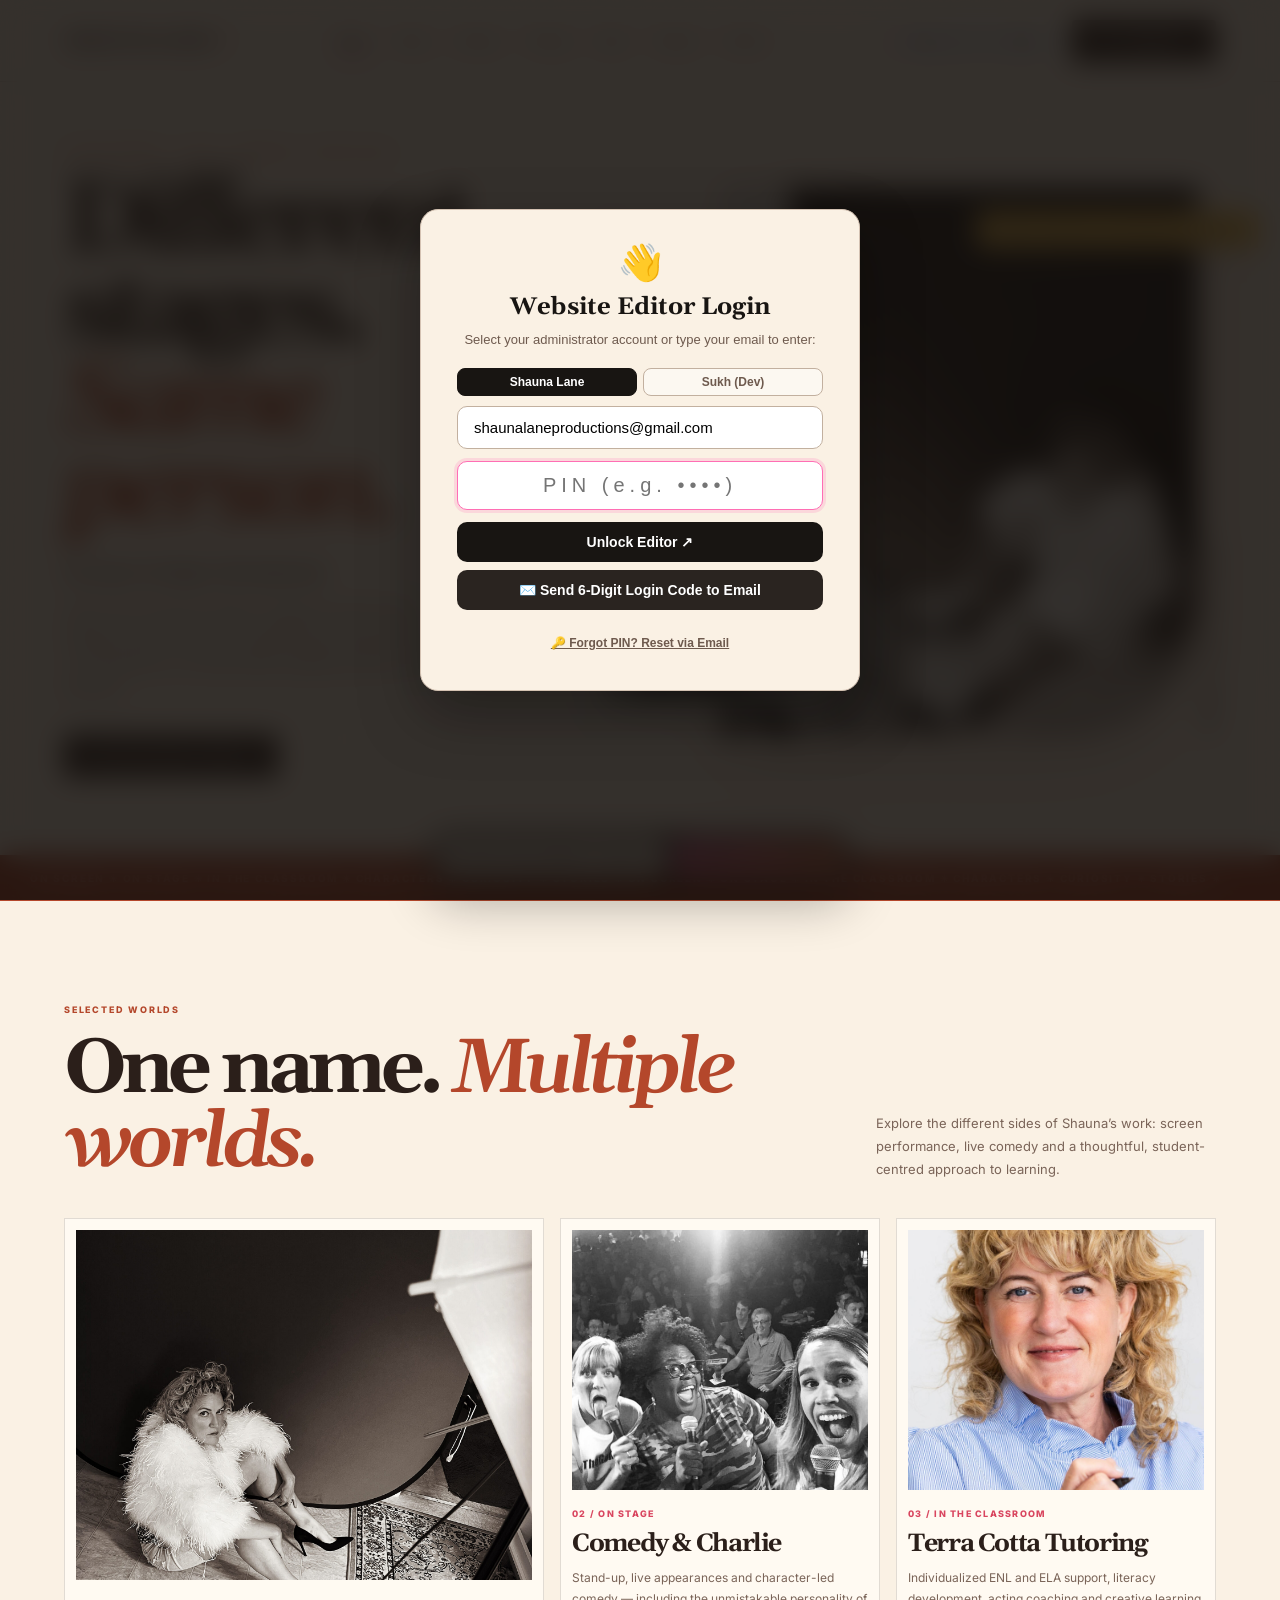
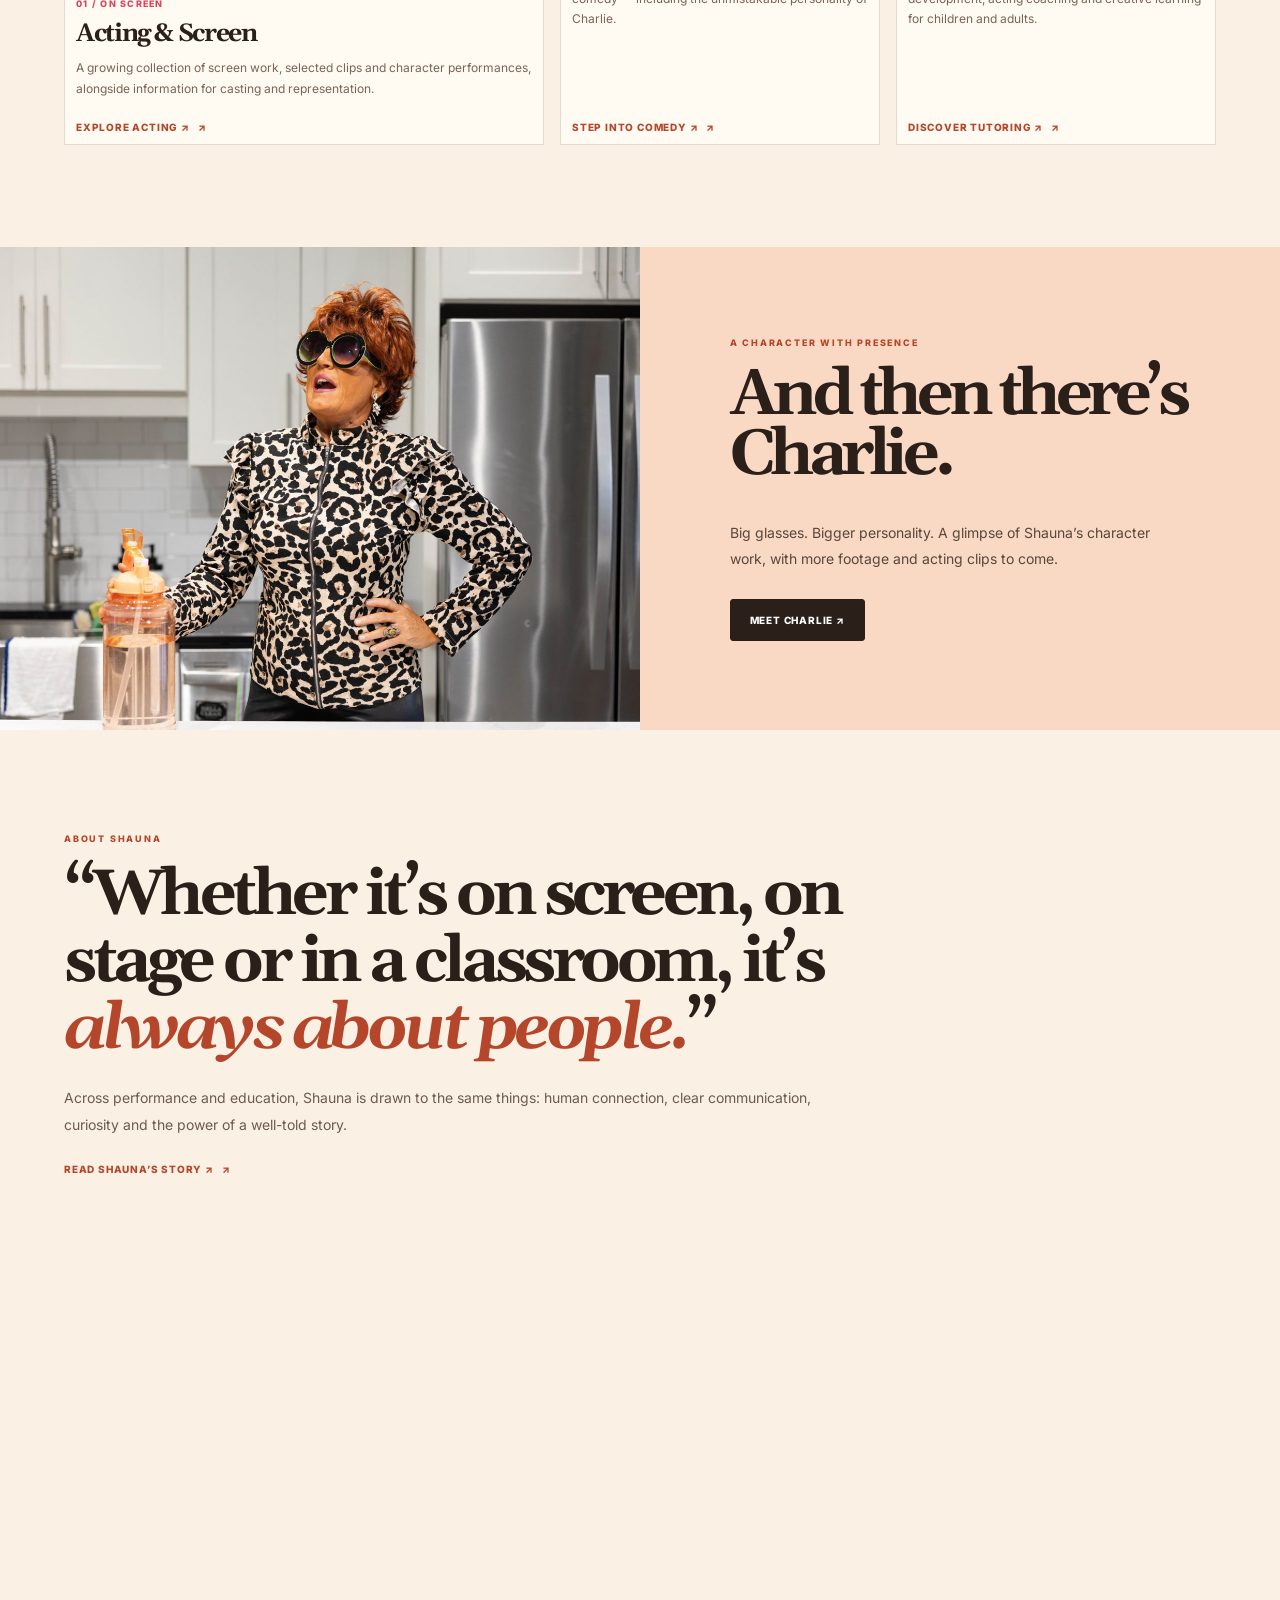
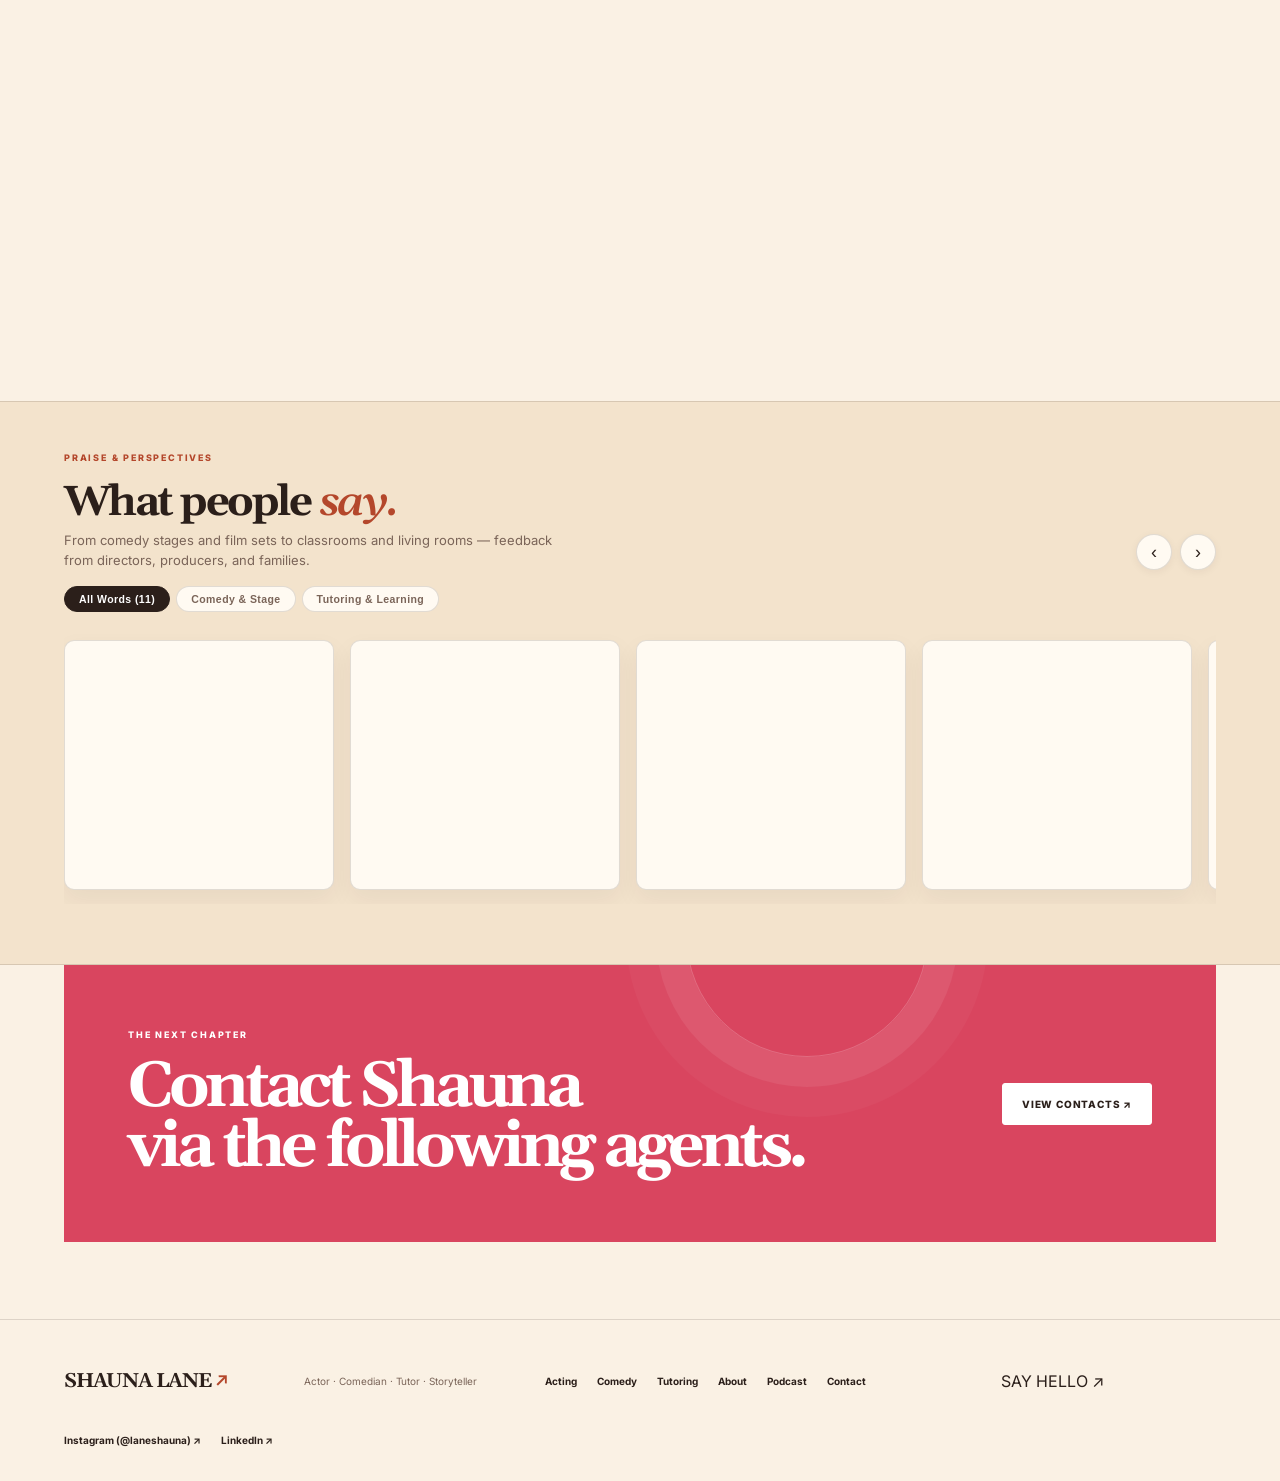
<file: admin/index.html>
<!doctype html>
<html>
<head>
  <meta charset="utf-8">
  <title>Redirecting to Editor...</title>
  <meta http-equiv="refresh" content="0;url=/?edit=1">
  <script>window.location.replace('/?edit=1');</script>
</head>
<body style="background:#FAF1E4;display:flex;align-items:center;justify-content:center;height:100vh;font-family:sans-serif;color:#181512">
  <p>Opening Website Editor...</p>
</body>
</html>
</file>
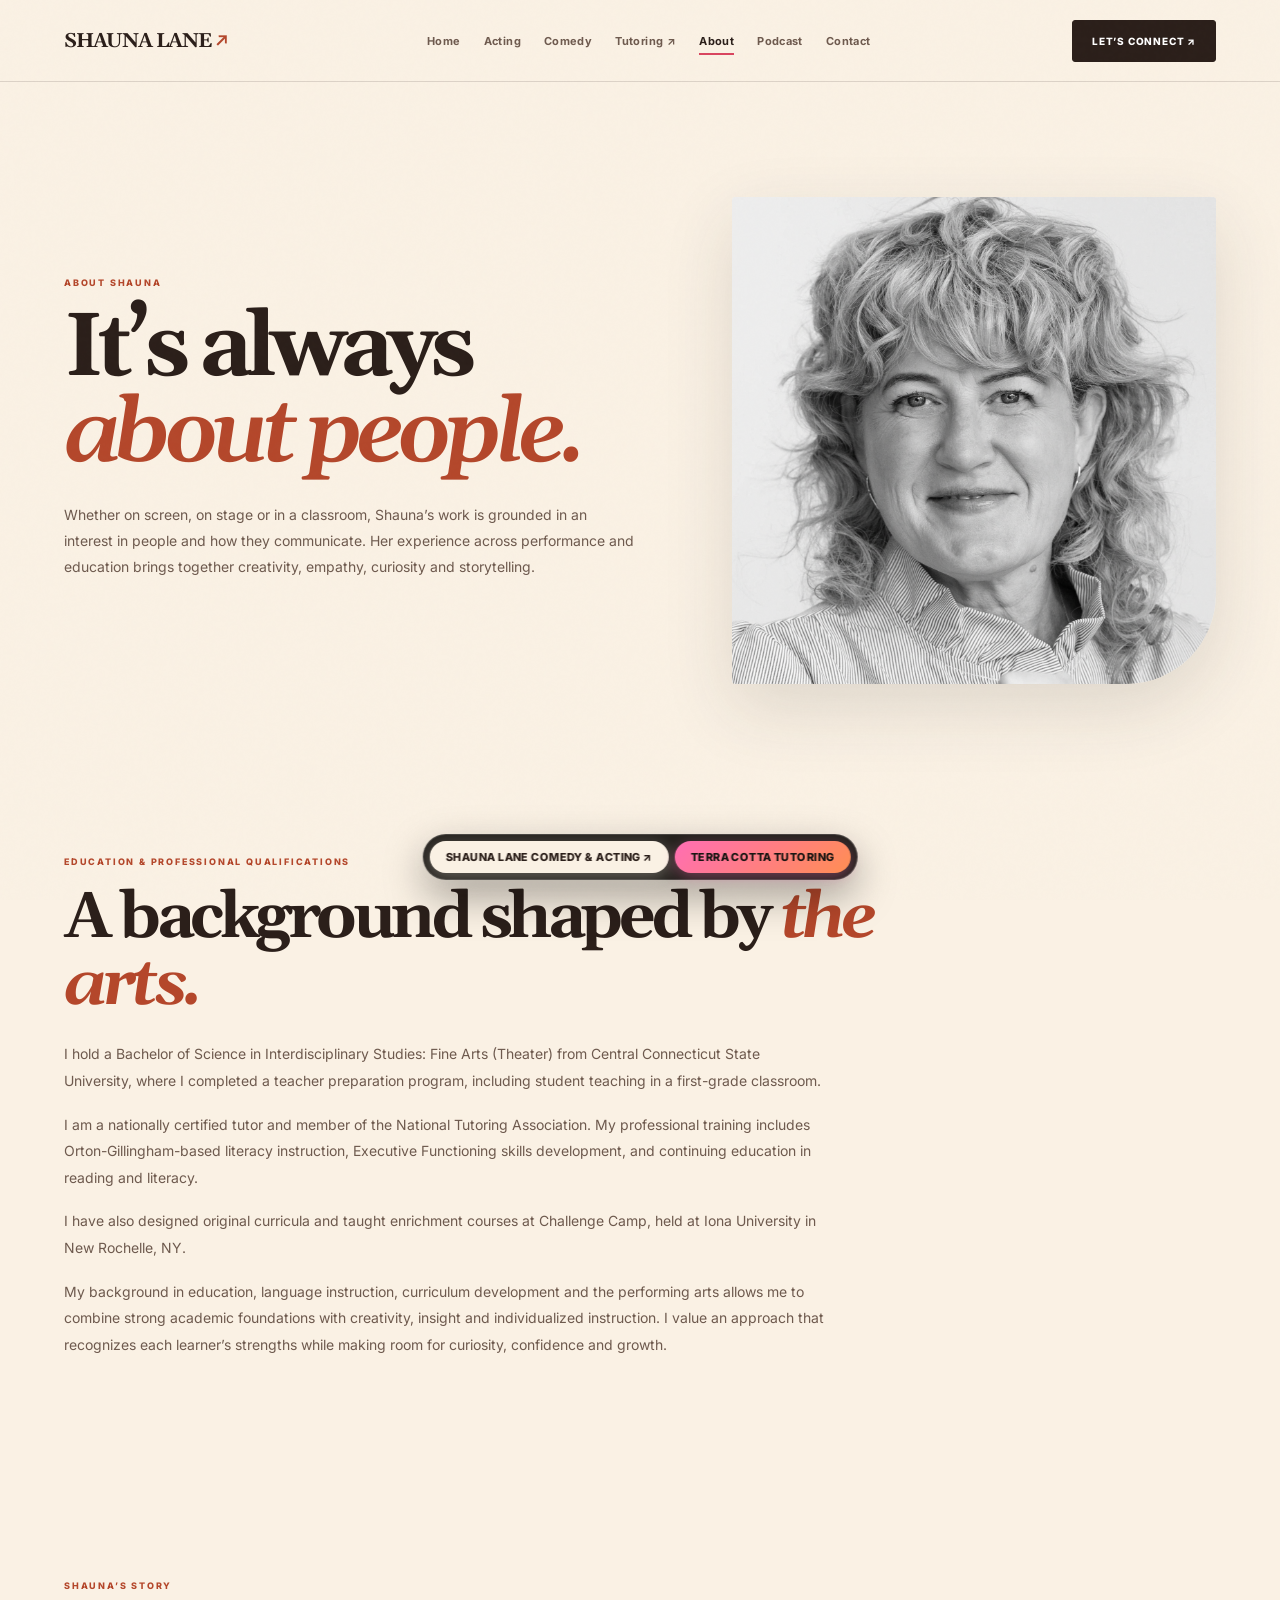
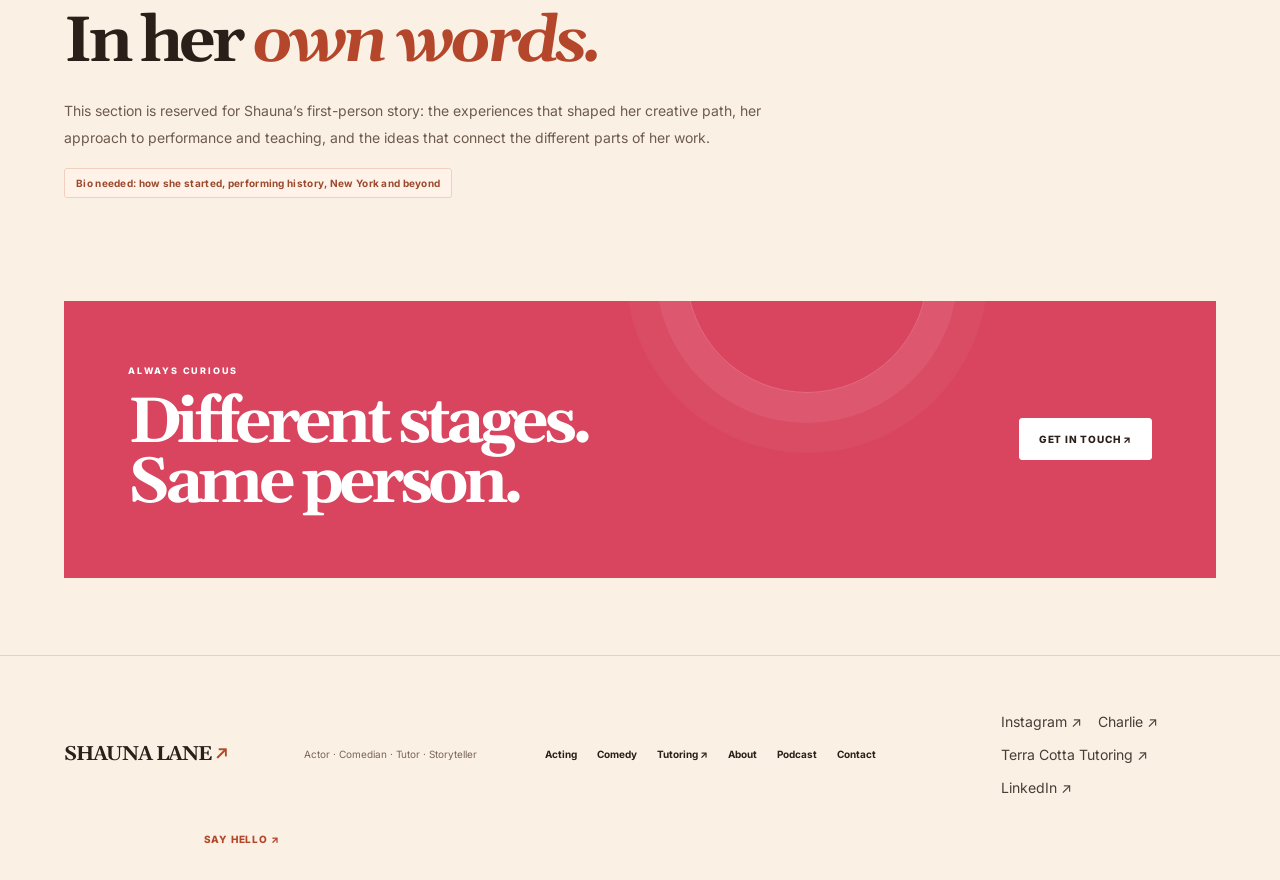
<file: about.html>
<!doctype html>
<html lang="en">
<head>
  <meta charset="utf-8">
  <meta name="viewport" content="width=device-width,initial-scale=1">
  <meta name="theme-color" content="#faf1e4">
  <meta name="robots" content="index, follow">
  <title>About Shauna Lane</title>
  <meta name="description" content="A performer and educator whose worlds are connected by curiosity, communication and story.">
  <link rel="stylesheet" href="style.css">
</head>
<body>
  <div class="progress" id="progress"></div>

  <header class="topbar">
    <a class="wordmark" href="index.html">SHAUNA LANE<span>↗</span></a>
    <nav id="nav">
      <a href="index.html">Home</a>
      <a href="acting.html">Acting</a>
      <a href="comedy.html">Comedy</a>
      <a href="https://terracottatutoring.com/" target="_blank" rel="noopener">Tutoring ↗</a>
      <a class="active" href="about.html">About</a>
      <a href="podcast.html">Podcast</a>
      <a href="contact.html">Contact</a>
    </nav>
    <a class="connect" href="contact.html">LET’S CONNECT ↗</a>
    <button class="menu" id="menu" aria-label="Toggle navigation" aria-expanded="false">☰</button>
  </header>

  <main>
    <section class="page-hero">
      <div>
        <div class="eyebrow">ABOUT SHAUNA</div>
        <h1>It’s always<br><em>about people.</em></h1>
        <p>Whether on screen, on stage or in a classroom, Shauna’s work is grounded in an interest in people and how they communicate. Her experience across performance and education brings together creativity, empathy, curiosity and storytelling.</p>
      </div>
      <img src="assets/tutoring.jpg" alt="Shauna Lane portrait" style="filter:grayscale(1);object-position:center 20%">
    </section>

    <section class="section editorial-copy">
      <div class="eyebrow">EDUCATION &amp; PROFESSIONAL QUALIFICATIONS</div>
      <h2>A background shaped by <em>the arts.</em></h2>
      <p>I hold a Bachelor of Science in Interdisciplinary Studies: Fine Arts (Theater) from Central Connecticut State University, where I completed a teacher preparation program, including student teaching in a first-grade classroom.</p>
      <p>I am a nationally certified tutor and member of the National Tutoring Association. My professional training includes Orton-Gillingham-based literacy instruction, Executive Functioning skills development, and continuing education in reading and literacy.</p>
      <p>I have also designed original curricula and taught enrichment courses at Challenge Camp, held at Iona University in New Rochelle, NY.</p>
      <p>My background in education, language instruction, curriculum development and the performing arts allows me to combine strong academic foundations with creativity, insight and individualized instruction. I value an approach that recognizes each learner’s strengths while making room for curiosity, confidence and growth.</p>
    </section>

    <section class="section editorial-copy">
      <div class="eyebrow">SHAUNA’S STORY</div>
      <h2>In her <em>own words.</em></h2>
      <p>This section is reserved for Shauna’s first-person story: the experiences that shaped her creative path, her approach to performance and teaching, and the ideas that connect the different parts of her work.</p>
      <span class="tbd">Bio needed: how she started, performing history, New York and beyond</span>
    </section>

    <section class="cta">
      <div>
        <div class="eyebrow" style="color:#fff">ALWAYS CURIOUS</div>
        <h2>Different stages.<br>Same person.</h2>
      </div>
      <a class="button" href="contact.html">GET IN TOUCH ↗</a>
    </section>
  </main>

  <footer>
    <a class="wordmark" href="index.html">SHAUNA LANE<span>↗</span></a>
    <p>Actor · Comedian · Tutor · Storyteller</p>
    <div class="footer-links">
      <a href="acting.html">Acting</a>
      <a href="comedy.html">Comedy</a>
      <a href="https://terracottatutoring.com/" target="_blank" rel="noopener">Tutoring ↗</a>
      <a href="about.html">About</a>
      <a href="podcast.html">Podcast</a>
      <a href="contact.html">Contact</a>
    </div>
    <div style="display:flex;gap:16px;flex-wrap:wrap;align-items:center;font-size:0.88rem;margin:12px 0">
      <a href="https://www.instagram.com/laneshauna" target="_blank" rel="noopener" style="opacity:0.85">Instagram ↗</a>
      <a href="https://www.instagram.com/charliejustcharlie" target="_blank" rel="noopener" style="opacity:0.85">Charlie ↗</a>
      <a href="https://www.instagram.com/terracottatutoring" target="_blank" rel="noopener" style="opacity:0.85">Terra Cotta Tutoring ↗</a>
      <a href="https://www.linkedin.com/in/shauna-lane-bb55576a" target="_blank" rel="noopener" style="opacity:0.85">LinkedIn ↗</a>
    </div>
    <a href="mailto:shaunalaneproductions@gmail.com">SAY HELLO ↗</a>
  </footer>

  <!-- FLOATING BOTTOM VERSION SWITCHER DOCK -->
  <div class="version-switcher-dock" role="region" aria-label="Website section switcher">
    <a class="version-btn active" data-site-view="magazine" href="index.html" aria-current="page">Shauna Lane Comedy &amp; Acting ↗</a>
    <a class="version-btn" data-site-view="tutoring" href="https://terracottatutoring.com/">Terra Cotta Tutoring</a>
  </div>

  <script src="script.js"></script>
  <script src="in-page-editor.js?v=4"></script>
</body>
</html>
</file>
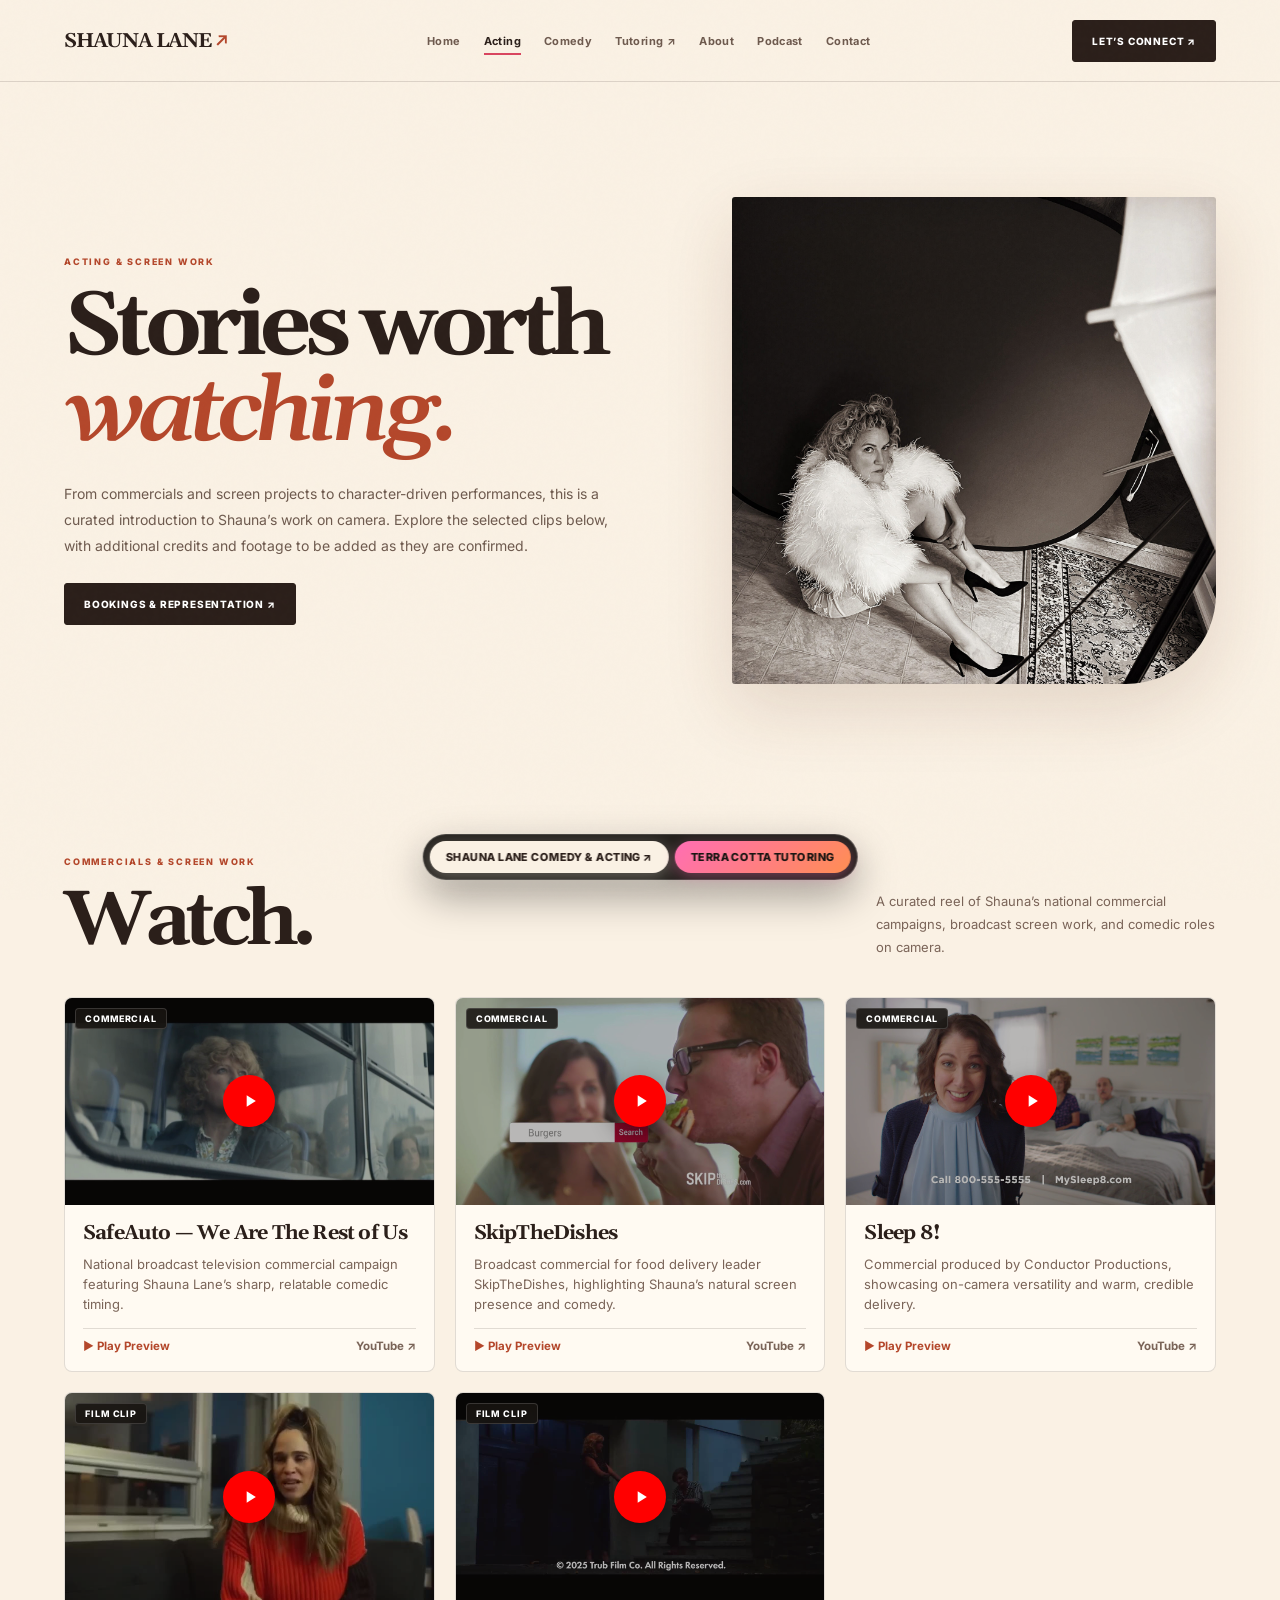
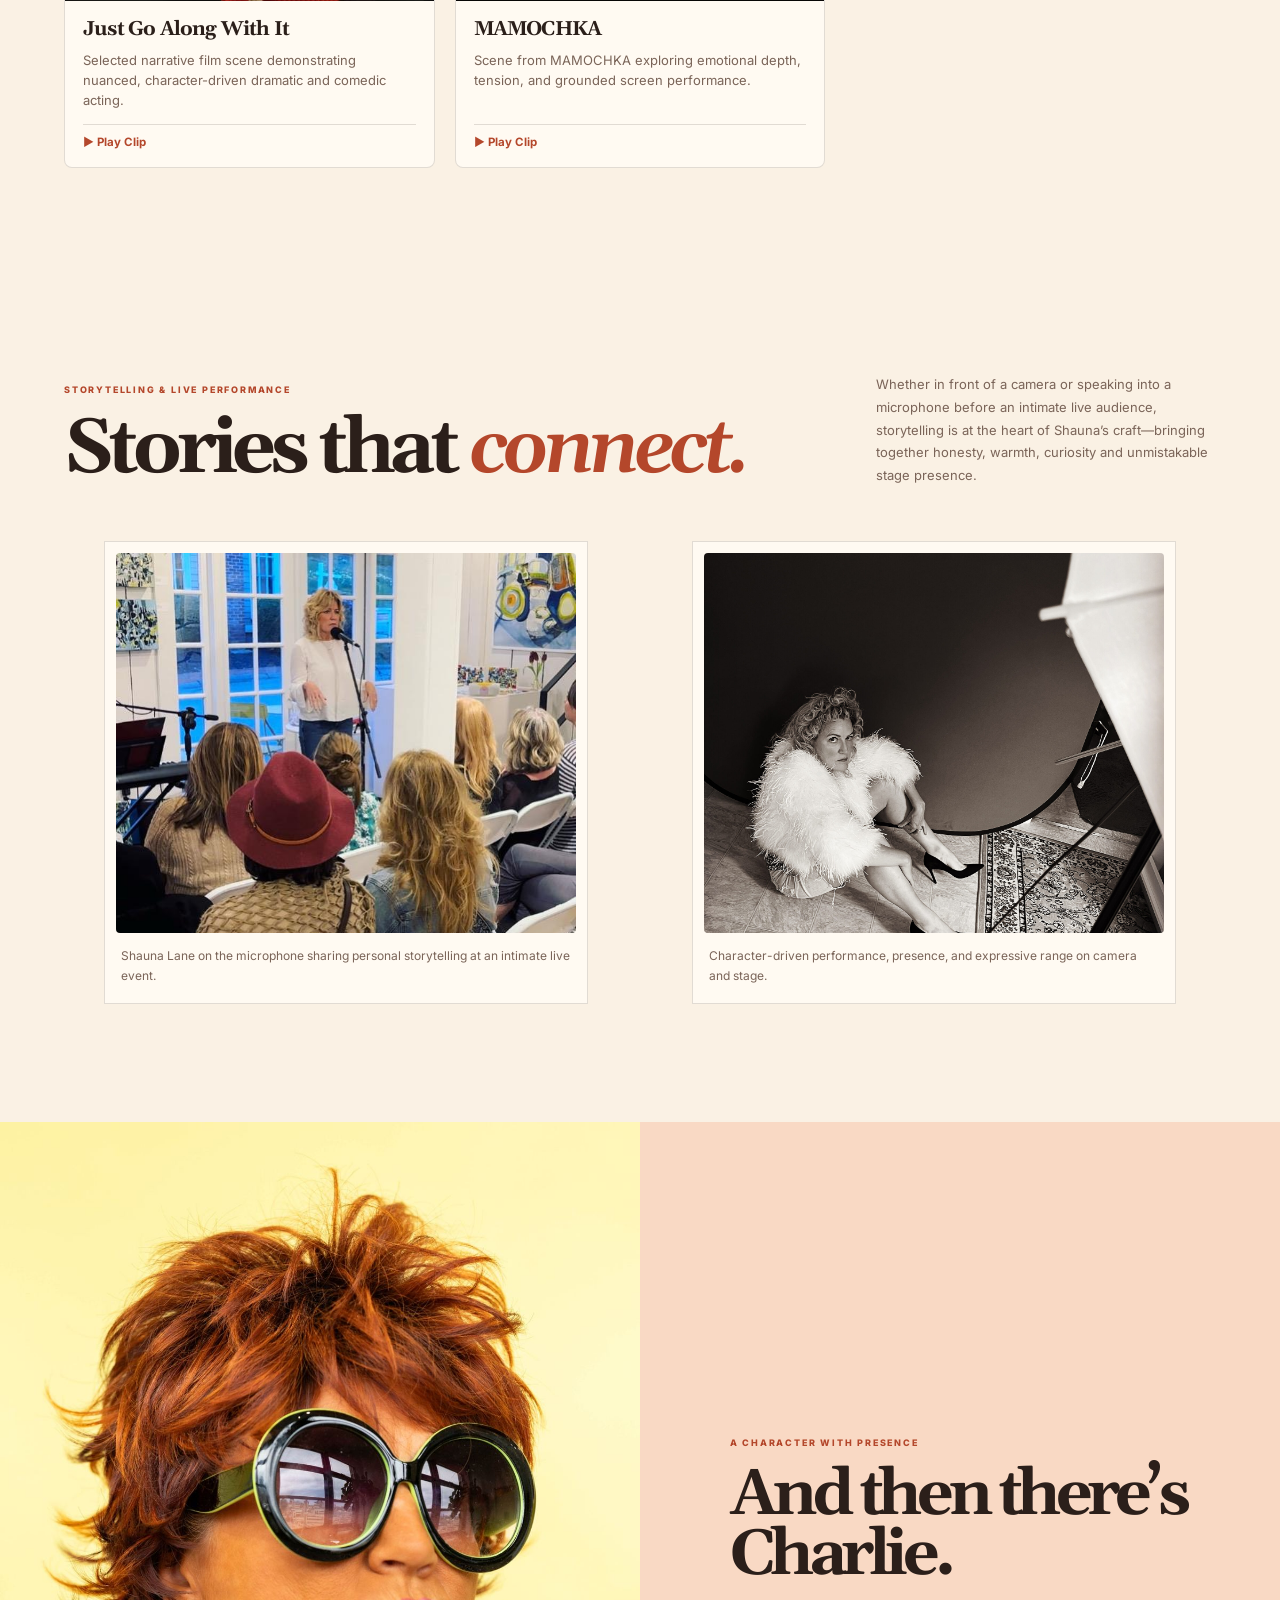
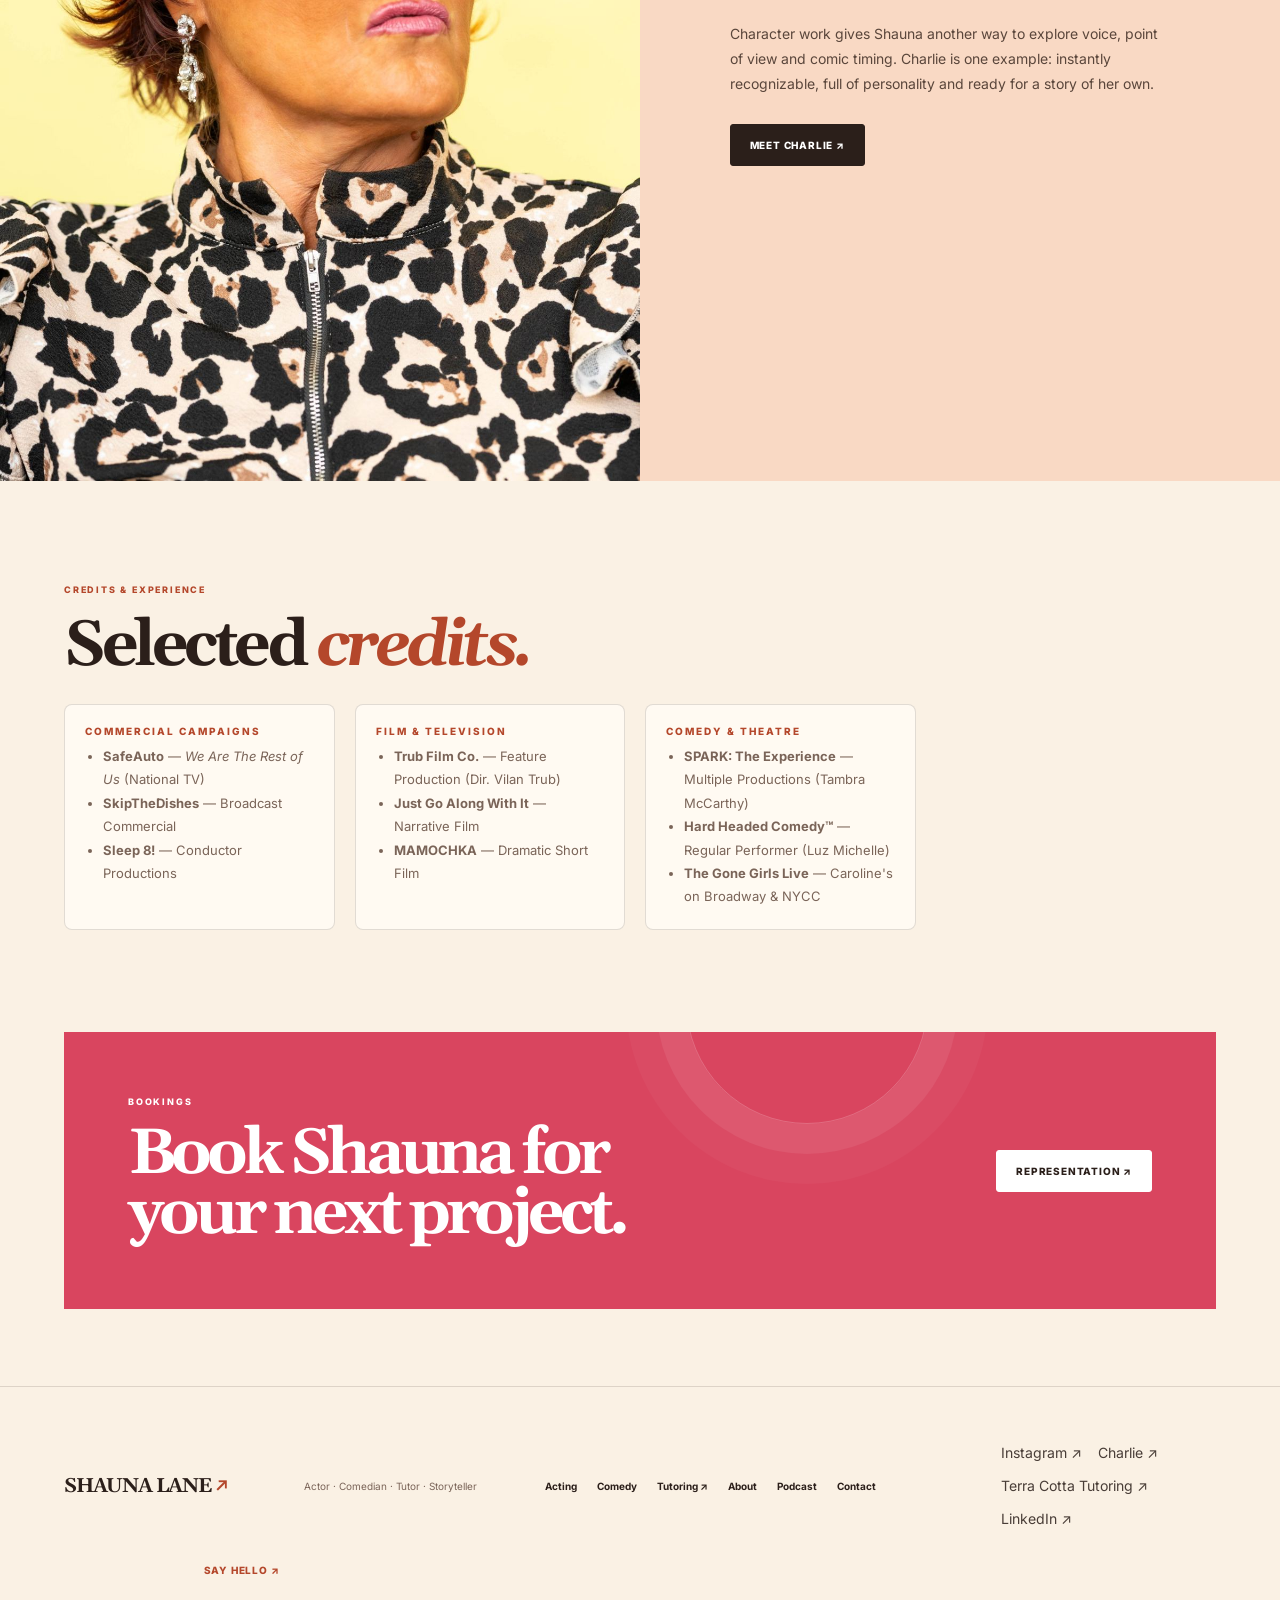
<file: acting.html>
<!DOCTYPE html>
<html lang="en">
<head>
  <meta charset="utf-8" />
  <meta name="viewport" content="width=device-width,initial-scale=1" />
  <meta name="theme-color" content="#faf1e4" />
  <meta name="robots" content="index, follow" />
  <title>Acting &amp; Screen Work — Shauna Lane</title>
  <meta name="description" content="From commercials and screen projects to character-driven performances with Shauna Lane." />
  <link rel="stylesheet" href="style.css" />
</head>
<body>
  <div class="progress" id="progress"></div>

  <header class="topbar">
    <a class="wordmark" href="index.html">SHAUNA LANE<span>↗</span></a>
    <nav id="nav">
      <a href="index.html">Home</a>
      <a class="active" href="acting.html">Acting</a>
      <a href="comedy.html">Comedy</a>
      <a href="https://terracottatutoring.com/" target="_blank" rel="noopener">Tutoring ↗</a>
      <a href="about.html">About</a>
      <a href="podcast.html">Podcast</a>
      <a href="contact.html">Contact</a>
    </nav>
    <a class="connect" href="contact.html">LET’S CONNECT ↗</a>
    <button class="menu" id="menu" aria-label="Toggle navigation" aria-expanded="false">☰</button>
  </header>

  <main>
    <section class="page-hero">
      <div>
        <div class="eyebrow">ACTING &amp; SCREEN WORK</div>
        <h1 class="editable">
          Stories worth<br /><em>watching.</em>
        </h1>
        <p class="editable">
          From commercials and screen projects to character-driven performances, this is a curated introduction to Shauna’s work on camera. Explore the selected clips below, with additional credits and footage to be added as they are confirmed.
        </p>
        <a class="button" href="contact.html">BOOKINGS &amp; REPRESENTATION ↗</a>
      </div>
      <img src="assets/acting-hero.jpg" alt="Shauna Lane in a white feather jacket, seated on a studio floor" style="object-position:30% 65%" class="editable" />
    </section>

    <!-- 1. SCREEN WORK & COMMERCIALS -->
    <section class="section" id="screen-work">
      <div class="section-head">
        <div>
          <div class="eyebrow">COMMERCIALS &amp; SCREEN WORK</div>
          <h2>Watch.</h2>
        </div>
        <p>A curated reel of Shauna’s national commercial campaigns, broadcast screen work, and comedic roles on camera.</p>
      </div>

      <div class="video-preview-grid">
        <!-- 1. SafeAuto -->
        <div class="video-card" data-yt-id="TAqX6f9qMN4" data-video-title="SafeAuto — We Are The Rest of Us">
          <div class="video-thumb-container">
            <img src="assets/yt-safeauto.jpg" alt="SafeAuto National TV Commercial starring Shauna Lane" loading="lazy" />
            <div class="video-play-overlay">
              <span class="video-play-pill"><svg viewbox="0 0 24 24"><path d="M8 5v14l11-7z" /></svg></span>
            </div>
            <span class="video-category-tag">Commercial</span>
          </div>
          <div class="video-card-body">
            <h3>SafeAuto — We Are The Rest of Us</h3>
            <p>National broadcast television commercial campaign featuring Shauna Lane’s sharp, relatable comedic timing.</p>
            <div class="video-card-links">
              <button type="button" class="video-play-link" data-yt-id="TAqX6f9qMN4" data-video-title="SafeAuto — We Are The Rest of Us">▶ Play Preview</button>
              <a href="https://youtu.be/TAqX6f9qMN4" target="_blank" rel="noopener" class="video-yt-link">YouTube ↗</a>
            </div>
          </div>
        </div>

        <!-- 2. SkipTheDishes -->
        <div class="video-card" data-yt-id="wgU6d2rw2H4" data-video-title="SkipTheDishes — Commercial">
          <div class="video-thumb-container">
            <img src="assets/yt-skipthedishes.jpg" alt="SkipTheDishes Commercial starring Shauna Lane" loading="lazy" />
            <div class="video-play-overlay">
              <span class="video-play-pill"><svg viewbox="0 0 24 24"><path d="M8 5v14l11-7z" /></svg></span>
            </div>
            <span class="video-category-tag">Commercial</span>
          </div>
          <div class="video-card-body">
            <h3>SkipTheDishes</h3>
            <p>Broadcast commercial for food delivery leader SkipTheDishes, highlighting Shauna’s natural screen presence and comedy.</p>
            <div class="video-card-links">
              <button type="button" class="video-play-link" data-yt-id="wgU6d2rw2H4" data-video-title="SkipTheDishes — Commercial">▶ Play Preview</button>
              <a href="https://youtu.be/wgU6d2rw2H4" target="_blank" rel="noopener" class="video-yt-link">YouTube ↗</a>
            </div>
          </div>
        </div>

        <!-- 3. Sleep 8 -->
        <div class="video-card" data-yt-id="d6HbCSaWG9M" data-video-title="Sleep 8 — Conductor Productions">
          <div class="video-thumb-container">
            <img src="assets/yt-sleep8.jpg" alt="Sleep 8 Commercial produced by Conductor Productions" loading="lazy" />
            <div class="video-play-overlay">
              <span class="video-play-pill"><svg viewbox="0 0 24 24"><path d="M8 5v14l11-7z" /></svg></span>
            </div>
            <span class="video-category-tag">Commercial</span>
          </div>
          <div class="video-card-body">
            <h3>Sleep 8!</h3>
            <p>Commercial produced by Conductor Productions, showcasing on-camera versatility and warm, credible delivery.</p>
            <div class="video-card-links">
              <button type="button" class="video-play-link" data-yt-id="d6HbCSaWG9M" data-video-title="Sleep 8 — Conductor Productions">▶ Play Preview</button>
              <a href="https://youtu.be/d6HbCSaWG9M" target="_blank" rel="noopener" class="video-yt-link">YouTube ↗</a>
            </div>
          </div>
        </div>

        <!-- 4. Just Go Along With It -->
        <div class="video-card" data-video-src="assets/just-go-along.mp4" data-video-poster="assets/just-go-along.jpg" data-video-title="Just Go Along With It">
          <div class="video-thumb-container">
            <img src="assets/just-go-along.jpg" alt="Just Go Along With It film clip" loading="lazy" />
            <div class="video-play-overlay">
              <span class="video-play-pill"><svg viewbox="0 0 24 24"><path d="M8 5v14l11-7z" /></svg></span>
            </div>
            <span class="video-category-tag">Film Clip</span>
          </div>
          <div class="video-card-body">
            <h3>Just Go Along With It</h3>
            <p>Selected narrative film scene demonstrating nuanced, character-driven dramatic and comedic acting.</p>
            <div class="video-card-links">
              <button type="button" class="video-play-link" data-video-src="assets/just-go-along.mp4" data-video-poster="assets/just-go-along.jpg" data-video-title="Just Go Along With It">▶ Play Clip</button>
            </div>
          </div>
        </div>

        <!-- 5. MAMOCHKA -->
        <div class="video-card" data-video-src="assets/mamochka.mp4" data-video-poster="assets/mamochka.jpg" data-video-title="MAMOCHKA">
          <div class="video-thumb-container">
            <img src="assets/mamochka.jpg" alt="MAMOCHKA short film clip" loading="lazy" />
            <div class="video-play-overlay">
              <span class="video-play-pill"><svg viewbox="0 0 24 24"><path d="M8 5v14l11-7z" /></svg></span>
            </div>
            <span class="video-category-tag">Film Clip</span>
          </div>
          <div class="video-card-body">
            <h3>MAMOCHKA</h3>
            <p>Scene from MAMOCHKA exploring emotional depth, tension, and grounded screen performance.</p>
            <div class="video-card-links">
              <button type="button" class="video-play-link" data-video-src="assets/mamochka.mp4" data-video-poster="assets/mamochka.jpg" data-video-title="MAMOCHKA">▶ Play Clip</button>
            </div>
          </div>
        </div>
      </div>
    </section>

    <!-- STORYTELLING & LIVE PERFORMANCE -->
    <section class="section" id="storytelling">
      <div class="section-head">
        <div>
          <div class="eyebrow">STORYTELLING &amp; LIVE PERFORMANCE</div>
          <h2>Stories that <em>connect.</em></h2>
        </div>
        <p class="editable">Whether in front of a camera or speaking into a microphone before an intimate live audience, storytelling is at the heart of Shauna’s craft—bringing together honesty, warmth, curiosity and unmistakable stage presence.</p>
      </div>
      <div class="stage-grid">
        <figure class="content-card">
          <img src="assets/shauna-storytelling.jpg" alt="Shauna Lane storytelling and speaking live with microphone in gallery space" style="width:100%;aspect-ratio:1;object-fit:cover;object-position:center 15%" class="editable" />
          <figcaption class="editable">Shauna Lane on the microphone sharing personal storytelling at an intimate live event.</figcaption>
        </figure>
        <figure class="content-card">
          <img src="assets/acting-hero.jpg" alt="Shauna Lane character-driven performance" style="width:100%;aspect-ratio:1;object-fit:cover;object-position:30% 65%" class="editable" />
          <figcaption class="editable">Character-driven performance, presence, and expressive range on camera and stage.</figcaption>
        </figure>
      </div>
    </section>

    <section class="split">
      <div class="split-image">
        <img src="assets/charlie.jpg" alt="Charlie in sunglasses and a leopard-print top" />
      </div>
      <div class="split-copy blue">
        <div class="eyebrow">A CHARACTER WITH PRESENCE</div>
        <h2>And then there’s Charlie.</h2>
        <p>Character work gives Shauna another way to explore voice, point of view and comic timing. Charlie is one example: instantly recognizable, full of personality and ready for a story of her own.</p>
        <a class="button" href="comedy.html">MEET CHARLIE ↗</a>
      </div>
    </section>

    <section class="section editorial-copy" id="credits">
      <div class="eyebrow">CREDITS &amp; EXPERIENCE</div>
      <h2>Selected <em>credits.</em></h2>
      <div style="display:grid;grid-template-columns:repeat(auto-fit,minmax(260px,1fr));gap:20px;margin-top:24px">
        <div style="background:var(--card);border:1px solid var(--line);padding:20px;border-radius:var(--radius)">
          <div class="eyebrow" style="font-size:10px;margin-bottom:8px">COMMERCIAL CAMPAIGNS</div>
          <ul style="padding-left:18px;margin:0;font-size:13px;line-height:1.8;color:var(--muted)">
            <li><strong>SafeAuto</strong> — <em>We Are The Rest of Us</em> (National TV)</li>
            <li><strong>SkipTheDishes</strong> — Broadcast Commercial</li>
            <li><strong>Sleep 8!</strong> — Conductor Productions</li>
          </ul>
        </div>
        <div style="background:var(--card);border:1px solid var(--line);padding:20px;border-radius:var(--radius)">
          <div class="eyebrow" style="font-size:10px;margin-bottom:8px">FILM &amp; TELEVISION</div>
          <ul style="padding-left:18px;margin:0;font-size:13px;line-height:1.8;color:var(--muted)">
            <li><strong>Trub Film Co.</strong> — Feature Production (Dir. Vilan Trub)</li>
            <li><strong>Just Go Along With It</strong> — Narrative Film</li>
            <li><strong>MAMOCHKA</strong> — Dramatic Short Film</li>
          </ul>
        </div>
        <div style="background:var(--card);border:1px solid var(--line);padding:20px;border-radius:var(--radius)">
          <div class="eyebrow" style="font-size:10px;margin-bottom:8px">COMEDY &amp; THEATRE</div>
          <ul style="padding-left:18px;margin:0;font-size:13px;line-height:1.8;color:var(--muted)">
            <li><strong>SPARK: The Experience</strong> — Multiple Productions (Tambra McCarthy)</li>
            <li><strong>Hard Headed Comedy™</strong> — Regular Performer (Luz Michelle)</li>
            <li><strong>The Gone Girls Live</strong> — Caroline's on Broadway &amp; NYCC</li>
          </ul>
        </div>
      </div>
    </section>

    <section class="cta">
      <div>
        <div class="eyebrow" style="color:#fff">BOOKINGS</div>
        <h2>Book Shauna for<br />your next project.</h2>
      </div>
      <a class="button" href="contact.html">REPRESENTATION ↗</a>
    </section>
  </main>

  <footer>
    <a class="wordmark" href="index.html">SHAUNA LANE<span>↗</span></a>
    <p>Actor · Comedian · Tutor · Storyteller</p>
    <div class="footer-links">
      <a href="acting.html">Acting</a>
      <a href="comedy.html">Comedy</a>
      <a href="https://terracottatutoring.com/" target="_blank" rel="noopener">Tutoring ↗</a>
      <a href="about.html">About</a>
      <a href="podcast.html">Podcast</a>
      <a href="contact.html">Contact</a>
    </div>
    <div style="display:flex;gap:16px;flex-wrap:wrap;align-items:center;font-size:0.88rem;margin:12px 0">
      <a href="https://www.instagram.com/laneshauna" target="_blank" rel="noopener" style="opacity:0.85">Instagram ↗</a>
      <a href="https://www.instagram.com/charliejustcharlie" target="_blank" rel="noopener" style="opacity:0.85">Charlie ↗</a>
      <a href="https://www.instagram.com/terracottatutoring" target="_blank" rel="noopener" style="opacity:0.85">Terra Cotta Tutoring ↗</a>
      <a href="https://www.linkedin.com/in/shauna-lane-bb55576a" target="_blank" rel="noopener" style="opacity:0.85">LinkedIn ↗</a>
    </div>
    <a href="mailto:shaunalaneproductions@gmail.com">SAY HELLO ↗</a>
  </footer>

  <!-- FLOATING BOTTOM VERSION SWITCHER DOCK -->
  <div class="version-switcher-dock" role="region" aria-label="Website section switcher">
    <a class="version-btn active" data-site-view="magazine" href="index.html" aria-current="page">Shauna Lane Comedy &amp; Acting ↗</a>
    <a class="version-btn" data-site-view="tutoring" href="https://terracottatutoring.com/">Terra Cotta Tutoring</a>
  </div>

  <script src="script.js"></script>
  <script src="in-page-editor.js?v=4"></script>
</body>
</html>
</file>
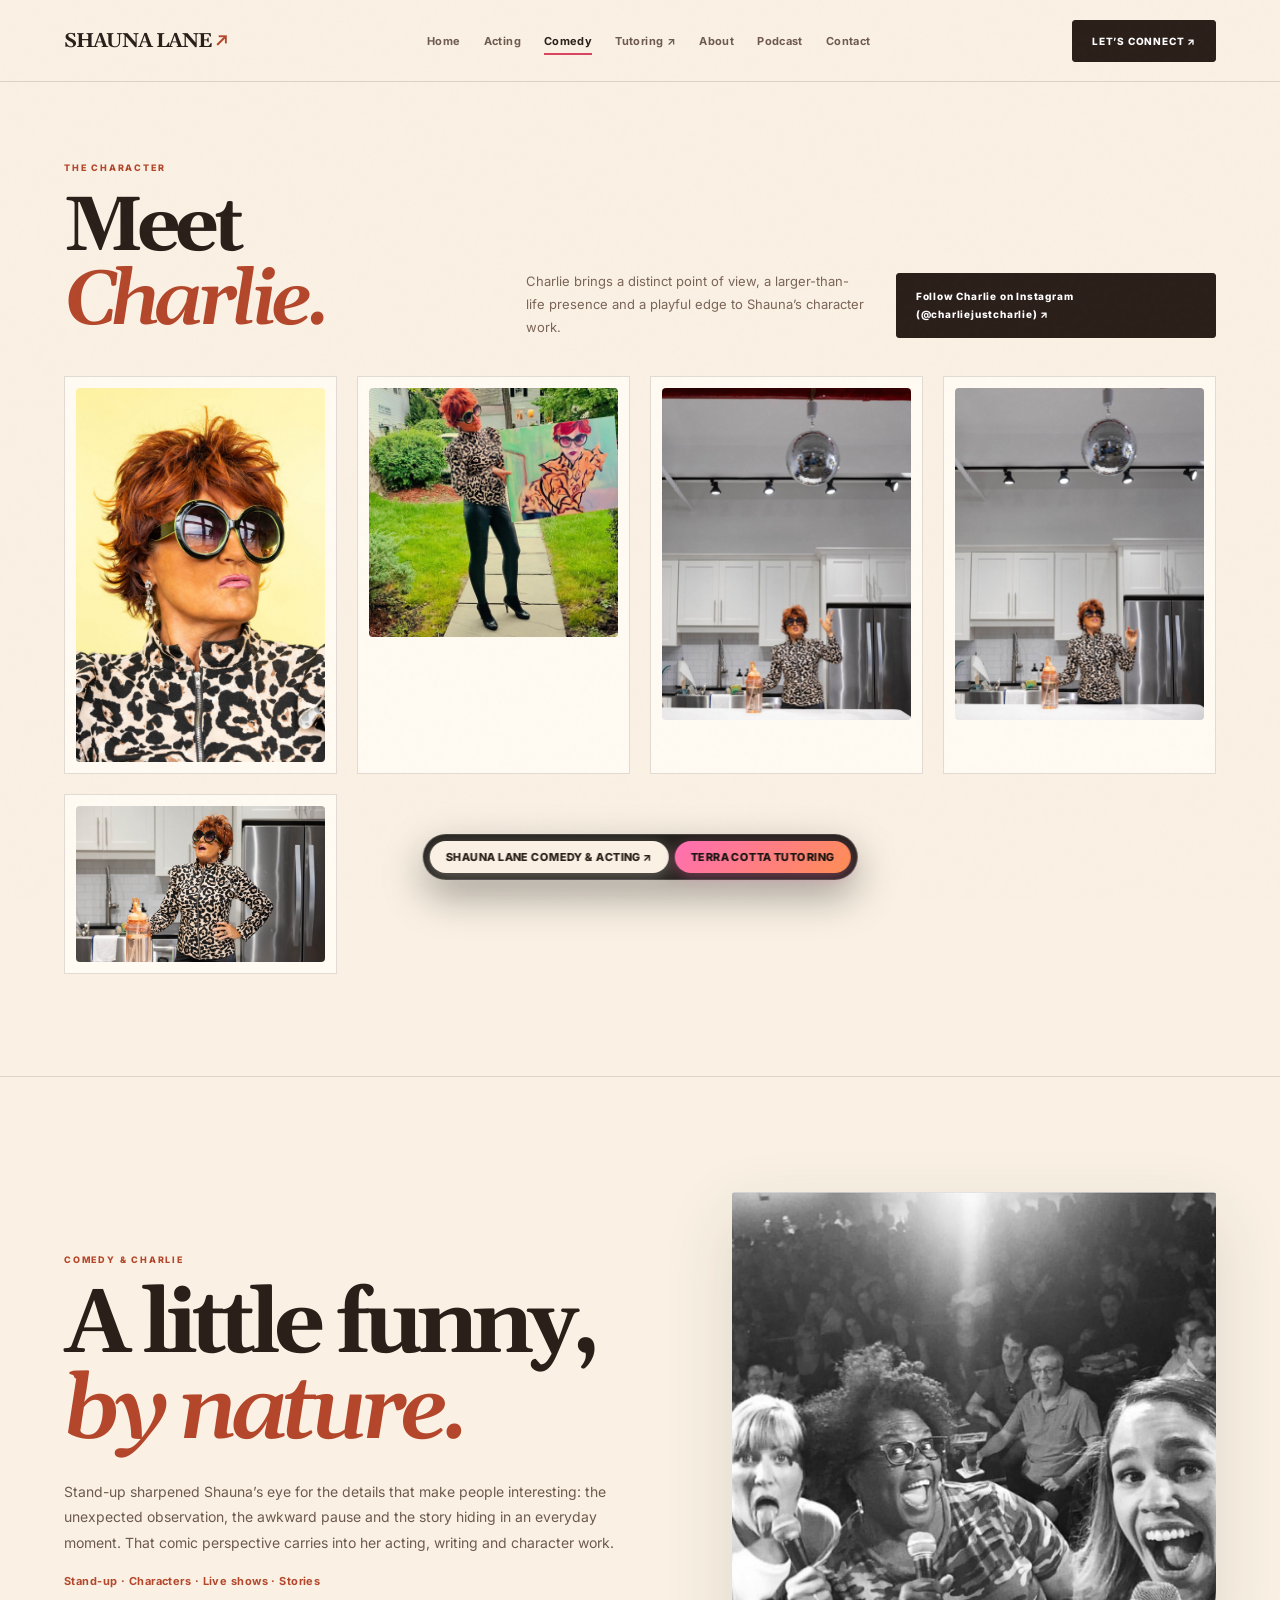
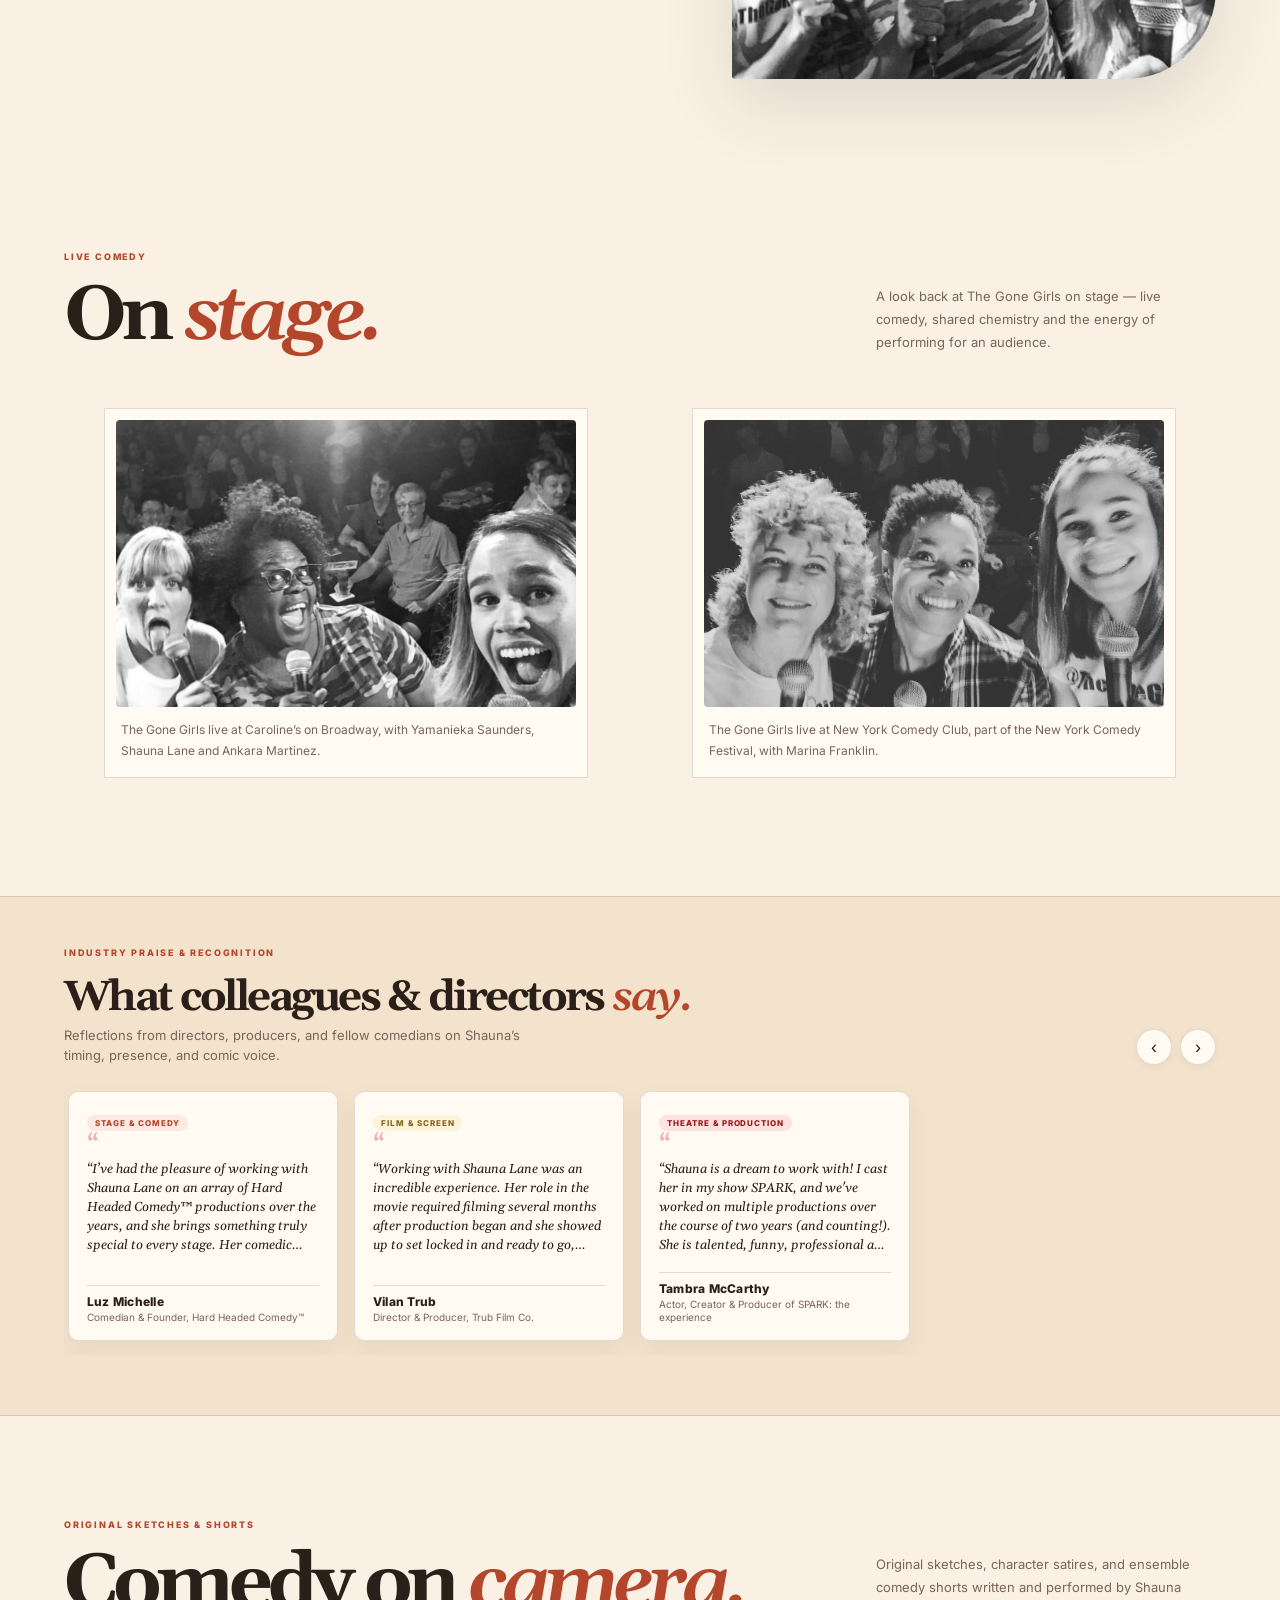
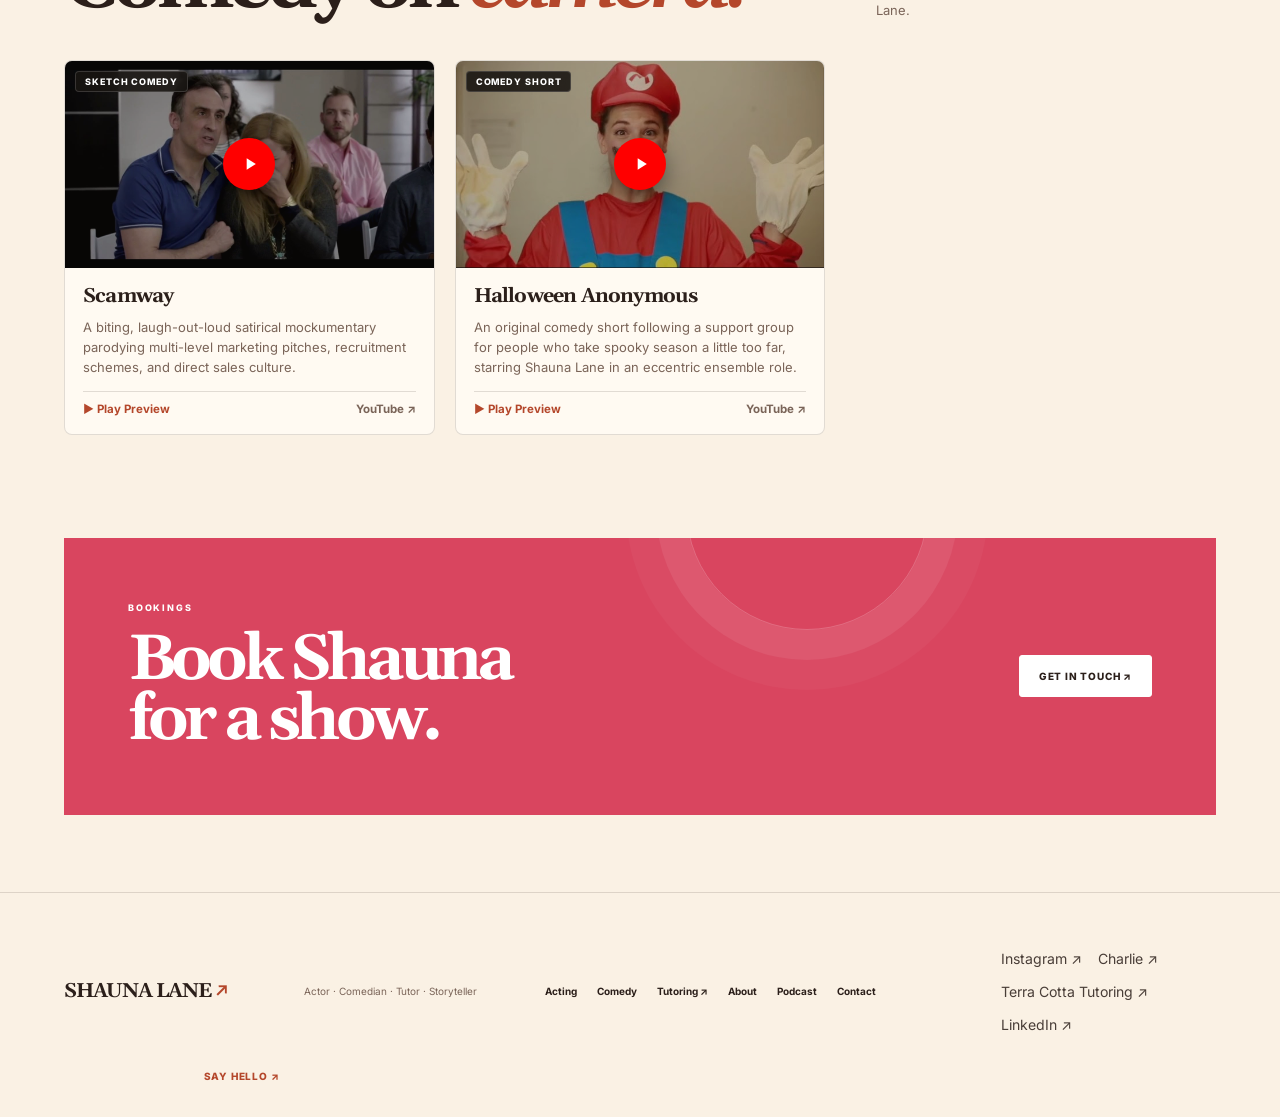
<file: comedy.html>
<!DOCTYPE html>
<html lang="en">
<head>
  <meta charset="utf-8" />
  <meta name="viewport" content="width=device-width,initial-scale=1" />
  <meta name="theme-color" content="#faf1e4" />
  <meta name="robots" content="index, follow" />
  <title>Comedy &amp; Charlie — Shauna Lane</title>
  <meta name="description" content="Stand-up, characters, live shows and stories with Shauna Lane and Charlie." />
  <link rel="stylesheet" href="style.css" />
</head>
<body>
  <div class="progress" id="progress"></div>

  <header class="topbar">
    <a class="wordmark" href="index.html">SHAUNA LANE<span>↗</span></a>
    <nav id="nav">
      <a href="index.html">Home</a>
      <a href="acting.html">Acting</a>
      <a class="active" href="comedy.html">Comedy</a>
      <a href="https://terracottatutoring.com/" target="_blank" rel="noopener">Tutoring ↗</a>
      <a href="about.html">About</a>
      <a href="podcast.html">Podcast</a>
      <a href="contact.html">Contact</a>
    </nav>
    <a class="connect" href="contact.html">LET’S CONNECT ↗</a>
    <button class="menu" id="menu" aria-label="Toggle navigation" aria-expanded="false">☰</button>
  </header>

  <main>
    <!-- 1. THE CHARACTER: MEET CHARLIE (ON TOP OF ALL SECTIONS BELOW HEADER) -->
    <section class="section" id="meet-charlie" style="padding-top:clamp(45px,6.5vw,80px);border-bottom:1px solid var(--line);">
      <div class="section-head">
        <div>
          <div class="eyebrow">THE CHARACTER</div>
          <h2>Meet <em>Charlie.</em></h2>
        </div>
        <p class="editable">
          Charlie brings a distinct point of view, a larger-than-life presence and a playful edge to Shauna’s character work.
        </p>
        <p style="margin-top:16px">
          <a class="button" href="https://www.instagram.com/charliejustcharlie" target="_blank" rel="noopener">Follow Charlie on Instagram (@charliejustcharlie) ↗</a>
        </p>
      </div>

      <!-- RESPONSIVE CHARLIE PHOTO GRID (TRUE PORTRAIT DISPLAY FOR DISCO BALL & ART PHOTOS) -->
      <div class="charlie-photo-grid">
        <div class="content-card">
          <img src="assets/charlie.jpg" alt="Charlie portrait with big sunglasses and leopard print" class="editable" />
        </div>
        <div class="content-card">
          <img src="assets/charlie-painting.jpg" alt="Charlie holding painting of Charlie" class="charlie-art-img editable" />
        </div>
        <div class="content-card charlie-disco-card">
          <img src="assets/charlie-disco.jpg" alt="Charlie disco moments" class="charlie-disco-img editable" />
        </div>
        <div class="content-card charlie-disco-card">
          <img src="assets/charlie-disco2.jpg" alt="Charlie enjoying disco energy" class="charlie-disco-img editable" />
        </div>
        <div class="content-card">
          <img src="assets/charlie-kitchen.jpg" alt="Charlie in the kitchen" class="charlie-kitchen-img editable" />
        </div>
      </div>
    </section>

    <!-- 2. PAGE HERO: COMEDY -->
    <section class="page-hero">
      <div>
        <div class="eyebrow">COMEDY &amp; CHARLIE</div>
        <h1 class="editable">
          A little funny,<br /><em>by nature.</em>
        </h1>
        <p class="editable">
          Stand-up sharpened Shauna’s eye for the details that make people interesting: the unexpected observation, the awkward pause and the story hiding in an everyday moment. That comic perspective carries into her acting, writing and character work.<br /> <span class="tags">Stand-up · Characters · Live shows · Stories</span>
        </p>
      </div>
      <img src="assets/live-carolines.jpg" alt="Shauna Lane on stage with microphone" style="filter:grayscale(1)" class="editable" />
    </section>

    <!-- 2. LIVE STAGE (BELOW CHARLIE) -->
    <section class="section" id="on-stage">
      <div class="section-head">
        <div>
          <div class="eyebrow">LIVE COMEDY</div>
          <h2>On <em>stage.</em></h2>
        </div>
        <p class="editable">
          A look back at The Gone Girls on stage — live comedy, shared chemistry and the energy of performing for an audience.
        </p>
      </div>

      <!-- RESPONSIVE STAGE PHOTO GRID (FIXES MOBILE SQUASHING) -->
      <div class="stage-grid">
        <figure class="content-card">
          <img src="assets/live-carolines.jpg" alt="The Gone Girls live at Caroline's on Broadway" class="bw editable" />
          <figcaption class="editable">The Gone Girls live at Caroline’s on Broadway, with Yamanieka Saunders, Shauna Lane and Ankara Martinez.</figcaption>
        </figure>
        <figure class="content-card">
          <img src="assets/live-nycc.jpg" alt="The Gone Girls live at New York Comedy Club" class="bw editable" />
          <figcaption class="editable">The Gone Girls live at New York Comedy Club, part of the New York Comedy Festival, with Marina Franklin.</figcaption>
        </figure>
      </div>
    </section>

    <!-- 3. PRAISE & TESTIMONIALS (3D SCROLL CAROUSEL) -->
    <section class="t3d-section" id="praise">
      <div class="t3d-container">
        <div class="t3d-header">
          <div class="t3d-header-left">
            <div class="eyebrow">INDUSTRY PRAISE &amp; RECOGNITION</div>
            <h2>What colleagues &amp; directors <em>say.</em></h2>
            <p>Reflections from directors, producers, and fellow comedians on Shauna’s timing, presence, and comic voice.</p>
          </div>
          <div class="t3d-controls">
            <button class="t3d-arrow prev" type="button" aria-label="Previous testimonial">‹</button>
            <button class="t3d-arrow next" type="button" aria-label="Next testimonial">›</button>
          </div>
        </div>

        <div class="t3d-viewport">
          <div class="t3d-track">
            <!-- 1. Luz Michelle -->
            <div class="t3d-card" data-category="comedy">
              <div>
                <span class="t3d-badge comedy">STAGE &amp; COMEDY</span>
                <span class="t3d-quote-mark">“</span>
                <p class="t3d-body">“I’ve had the pleasure of working with Shauna Lane on an array of Hard Headed Comedy™ productions over the years, and she brings something truly special to every stage. Her comedic instincts, versatility, and ability to fully embody a character, particularly her unforgettable Charlie, are a testament to her talent as both an actress and comedian. Shauna is engaging, fearless, and knows exactly how to connect with an audience. A consummate professional and an absolute joy to work with!”</p>
              </div>
              <div class="t3d-author-box">
                <span class="t3d-author-name">Luz Michelle</span>
                <span class="t3d-author-role">Comedian &amp; Founder, Hard Headed Comedy™</span>
              </div>
            </div>

            <!-- 2. Vilan Trub -->
            <div class="t3d-card" data-category="film">
              <div>
                <span class="t3d-badge film">FILM &amp; SCREEN</span>
                <span class="t3d-quote-mark">“</span>
                <p class="t3d-body">“Working with Shauna Lane was an incredible experience. Her role in the movie required filming several months after production began and she showed up to set locked in and ready to go, despite the delays. She was professional and communicative and very down to earth. It was a pleasure chatting with her and that opens up the opportunity to play with the character because you're able to have those conversations. She knows how to 'perform' and her performance added a great deal to the movie.”</p>
              </div>
              <div class="t3d-author-box">
                <span class="t3d-author-name">Vilan Trub</span>
                <span class="t3d-author-role">Director &amp; Producer, Trub Film Co.</span>
              </div>
            </div>

            <!-- 3. Tambra McCarthy -->
            <div class="t3d-card" data-category="spark">
              <div>
                <span class="t3d-badge spark">THEATRE &amp; PRODUCTION</span>
                <span class="t3d-quote-mark">“</span>
                <p class="t3d-body">“Shauna is a dream to work with! I cast her in my show SPARK, and we've worked on multiple productions over the course of two years (and counting!). She is talented, funny, professional and has a heart of gold. All of it shines through her work, and keeps audiences enthralled!”</p>
              </div>
              <div class="t3d-author-box">
                <span class="t3d-author-name">Tambra McCarthy</span>
                <span class="t3d-author-role">Actor, Creator &amp; Producer of SPARK: the experience</span>
              </div>
            </div>
          </div>
        </div>
      </div>
    </section>

    <!-- 4. FEATURED SKETCHES & COMEDY SHORTS -->
    <section class="section" id="sketches">
      <div class="section-head">
        <div>
          <div class="eyebrow">ORIGINAL SKETCHES &amp; SHORTS</div>
          <h2>Comedy on <em>camera.</em></h2>
        </div>
        <p>Original sketches, character satires, and ensemble comedy shorts written and performed by Shauna Lane.</p>
      </div>

      <div class="video-preview-grid">
        <!-- 1. Scamway -->
        <div class="video-card" data-yt-id="jNV-9zqhhR0" data-video-title="Scamway — Comedy Sketch">
          <div class="video-thumb-container">
            <img src="assets/yt-scamway.jpg" alt="Scamway comedy sketch starring Shauna Lane" loading="lazy" />
            <div class="video-play-overlay">
              <span class="video-play-pill"><svg viewbox="0 0 24 24"><path d="M8 5v14l11-7z" /></svg></span>
            </div>
            <span class="video-category-tag">Sketch Comedy</span>
          </div>
          <div class="video-card-body">
            <h3>Scamway</h3>
            <p>A biting, laugh-out-loud satirical mockumentary parodying multi-level marketing pitches, recruitment schemes, and direct sales culture.</p>
            <div class="video-card-links">
              <button type="button" class="video-play-link" data-yt-id="jNV-9zqhhR0" data-video-title="Scamway — Comedy Sketch">▶ Play Preview</button>
              <a href="https://youtu.be/jNV-9zqhhR0" target="_blank" rel="noopener" class="video-yt-link">YouTube ↗</a>
            </div>
          </div>
        </div>

        <!-- 2. Halloween Anonymous -->
        <div class="video-card" data-yt-id="dTSByFoHpSU" data-video-title="Halloween Anonymous — Comedy Short">
          <div class="video-thumb-container">
            <img src="assets/yt-halloween-anonymous.jpg" alt="Halloween Anonymous comedy short starring Shauna Lane" loading="lazy" />
            <div class="video-play-overlay">
              <span class="video-play-pill"><svg viewbox="0 0 24 24"><path d="M8 5v14l11-7z" /></svg></span>
            </div>
            <span class="video-category-tag">Comedy Short</span>
          </div>
          <div class="video-card-body">
            <h3>Halloween Anonymous</h3>
            <p>An original comedy short following a support group for people who take spooky season a little too far, starring Shauna Lane in an eccentric ensemble role.</p>
            <div class="video-card-links">
              <button type="button" class="video-play-link" data-yt-id="dTSByFoHpSU" data-video-title="Halloween Anonymous — Comedy Short">▶ Play Preview</button>
              <a href="https://youtu.be/dTSByFoHpSU" target="_blank" rel="noopener" class="video-yt-link">YouTube ↗</a>
            </div>
          </div>
        </div>
      </div>
    </section>

    <!-- 5. CTA -->
    <section class="cta">
      <div>
        <div class="eyebrow" style="color:#fff">BOOKINGS</div>
        <h2>Book Shauna<br />for a show.</h2>
      </div>
      <a class="button" href="contact.html">GET IN TOUCH ↗</a>
    </section>
  </main>

  <footer>
    <a class="wordmark" href="index.html">SHAUNA LANE<span>↗</span></a>
    <p>Actor · Comedian · Tutor · Storyteller</p>
    <div class="footer-links">
      <a href="acting.html">Acting</a>
      <a href="comedy.html">Comedy</a>
      <a href="https://terracottatutoring.com/" target="_blank" rel="noopener">Tutoring ↗</a>
      <a href="about.html">About</a>
      <a href="podcast.html">Podcast</a>
      <a href="contact.html">Contact</a>
    </div>
    <div style="display:flex;gap:16px;flex-wrap:wrap;align-items:center;font-size:0.88rem;margin:12px 0">
      <a href="https://www.instagram.com/laneshauna" target="_blank" rel="noopener" style="opacity:0.85">Instagram ↗</a>
      <a href="https://www.instagram.com/charliejustcharlie" target="_blank" rel="noopener" style="opacity:0.85">Charlie ↗</a>
      <a href="https://www.instagram.com/terracottatutoring" target="_blank" rel="noopener" style="opacity:0.85">Terra Cotta Tutoring ↗</a>
      <a href="https://www.linkedin.com/in/shauna-lane-bb55576a" target="_blank" rel="noopener" style="opacity:0.85">LinkedIn ↗</a>
    </div>
    <a href="mailto:shaunalaneproductions@gmail.com">SAY HELLO ↗</a>
  </footer>

  <!-- FLOATING BOTTOM VERSION SWITCHER DOCK -->
  <div class="version-switcher-dock" role="region" aria-label="Website section switcher">
    <a class="version-btn active" data-site-view="magazine" href="index.html" aria-current="page">Shauna Lane Comedy &amp; Acting ↗</a>
    <a class="version-btn" data-site-view="tutoring" href="https://terracottatutoring.com/">Terra Cotta Tutoring</a>
  </div>

  <script src="script.js"></script>
  <script src="in-page-editor.js?v=4"></script>
</body>
</html>
</file>
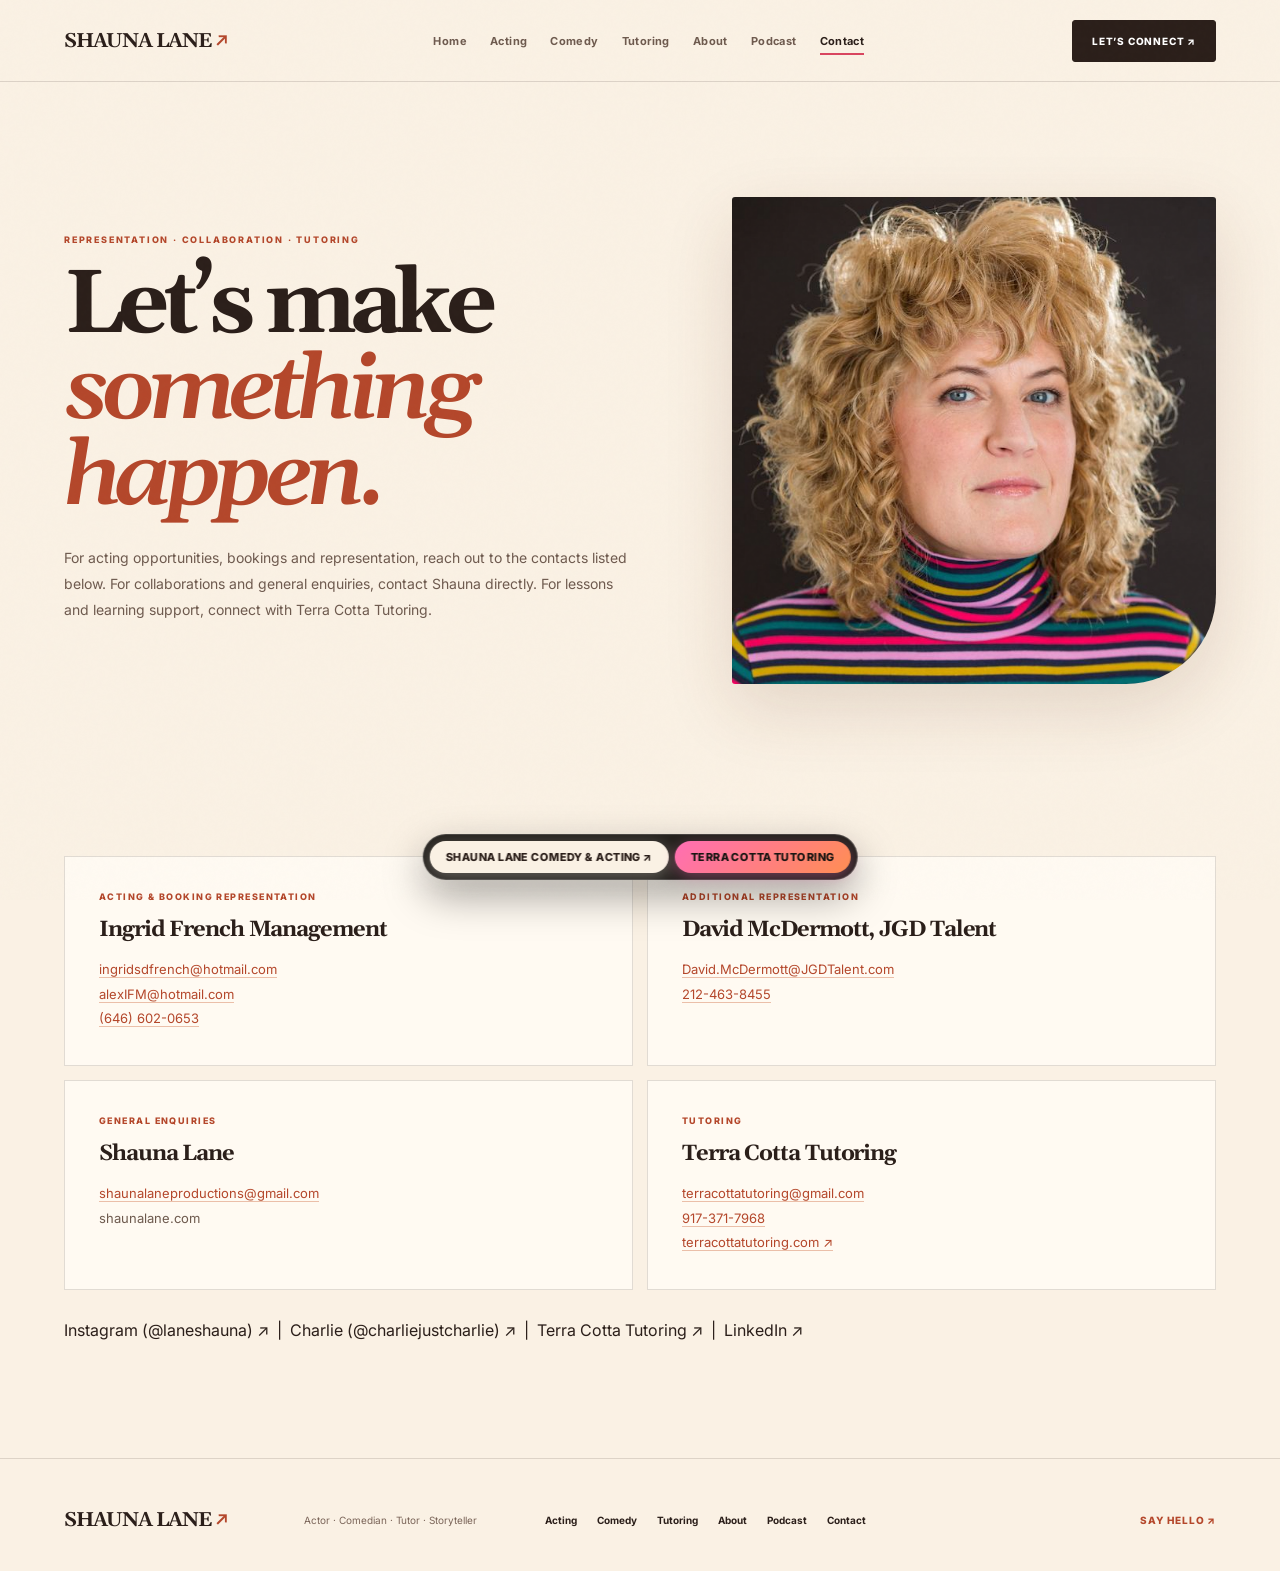
<file: contact.html>
<!doctype html><html lang="en"><head><meta charset="utf-8"><meta name="viewport" content="width=device-width,initial-scale=1"><meta name="theme-color" content="#faf1e4"><meta name="robots" content="index, follow"><title>Contact & Representation — Shauna Lane</title><meta name="description" content="Representation, collaboration and tutoring enquiries."><link rel="stylesheet" href="style.css"></head><body><div class="progress" id="progress"></div><header class="topbar"><a class="wordmark" href="index.html">SHAUNA LANE<span>↗</span></a><nav id="nav"><a class="" href="index.html">Home</a><a class="" href="acting.html">Acting</a><a class="" href="comedy.html">Comedy</a><a class="" href="tutoring.html">Tutoring</a><a class="" href="about.html">About</a><a class="" href="podcast.html">Podcast</a><a class="active" href="contact.html">Contact</a></nav><a class="connect" href="contact.html">LET’S CONNECT ↗</a><button class="menu" id="menu" aria-label="Toggle navigation" aria-expanded="false">☰</button></header><main><section class="page-hero"><div><div class="eyebrow">REPRESENTATION · COLLABORATION · TUTORING</div><h1>Let’s make<br><em>something happen.</em></h1><p>For acting opportunities, bookings and representation, reach out to the contacts listed below. For collaborations and general enquiries, contact Shauna directly. For lessons and learning support, connect with Terra Cotta Tutoring.</p></div><img src="assets/acting.jpg" alt="" style="object-position:center 20%"></section><section class="section"><div class="ci-wrap"><div class="ci"><span>ACTING & BOOKING REPRESENTATION</span><b>Ingrid French Management</b><p><a href="mailto:ingridsdfrench@hotmail.com">ingridsdfrench@hotmail.com</a><br><a href="mailto:alexIFM@hotmail.com">alexIFM@hotmail.com</a><br><a href="tel:+16466020653">(646) 602-0653</a></p></div><div class="ci"><span>ADDITIONAL REPRESENTATION</span><b>David McDermott, JGD Talent</b><p><a href="mailto:David.McDermott@JGDTalent.com">David.McDermott@JGDTalent.com</a><br><a href="tel:+12124638455">212-463-8455</a></p></div><div class="ci"><span>GENERAL ENQUIRIES</span><b>Shauna Lane</b><p><a href="mailto:shaunalaneproductions@gmail.com">shaunalaneproductions@gmail.com</a><br>shaunalane.com</p></div><div class="ci"><span>TUTORING</span><b>Terra Cotta Tutoring</b><p><a href="mailto:terracottatutoring@gmail.com">terracottatutoring@gmail.com</a><br><a href="tel:+19173717968">917-371-7968</a><br><a href="https://www.terracottatutoring.com">terracottatutoring.com ↗</a></p></div></div><p style="margin-top:30px"><a href="https://www.instagram.com/laneshauna" target="_blank" rel="noopener">Instagram (@laneshauna) ↗</a> &nbsp;|&nbsp; <a href="https://www.instagram.com/charliejustcharlie" target="_blank" rel="noopener">Charlie (@charliejustcharlie) ↗</a> &nbsp;|&nbsp; <a href="https://www.instagram.com/terracottatutoring" target="_blank" rel="noopener">Terra Cotta Tutoring ↗</a> &nbsp;|&nbsp; <a href="https://www.linkedin.com/in/shauna-lane-bb55576a" target="_blank" rel="noopener">LinkedIn ↗</a></p></section></main><footer><a class="wordmark" href="index.html">SHAUNA LANE<span>↗</span></a><p>Actor · Comedian · Tutor · Storyteller</p><div class="footer-links"><a href="acting.html">Acting</a><a href="comedy.html">Comedy</a><a href="tutoring.html">Tutoring</a><a href="about.html">About</a><a href="podcast.html">Podcast</a><a href="contact.html">Contact</a></div><a href="mailto:shaunalaneproductions@gmail.com">SAY HELLO ↗</a></footer>
  <!-- FLOATING BOTTOM VERSION SWITCHER DOCK -->
  <div class="version-switcher-dock" role="region" aria-label="Website section switcher">
    <a class="version-btn active" data-site-view="magazine" href="index.html" aria-current="page">Shauna Lane Comedy &amp; Acting ↗</a>
    <a class="version-btn" data-site-view="tutoring" href="https://terracottatutoring.com/">Terra Cotta Tutoring</a>
  </div>
<script src="script.js"></script>
<script src="in-page-editor.js?v=4"></script>
</body></html>
</file>
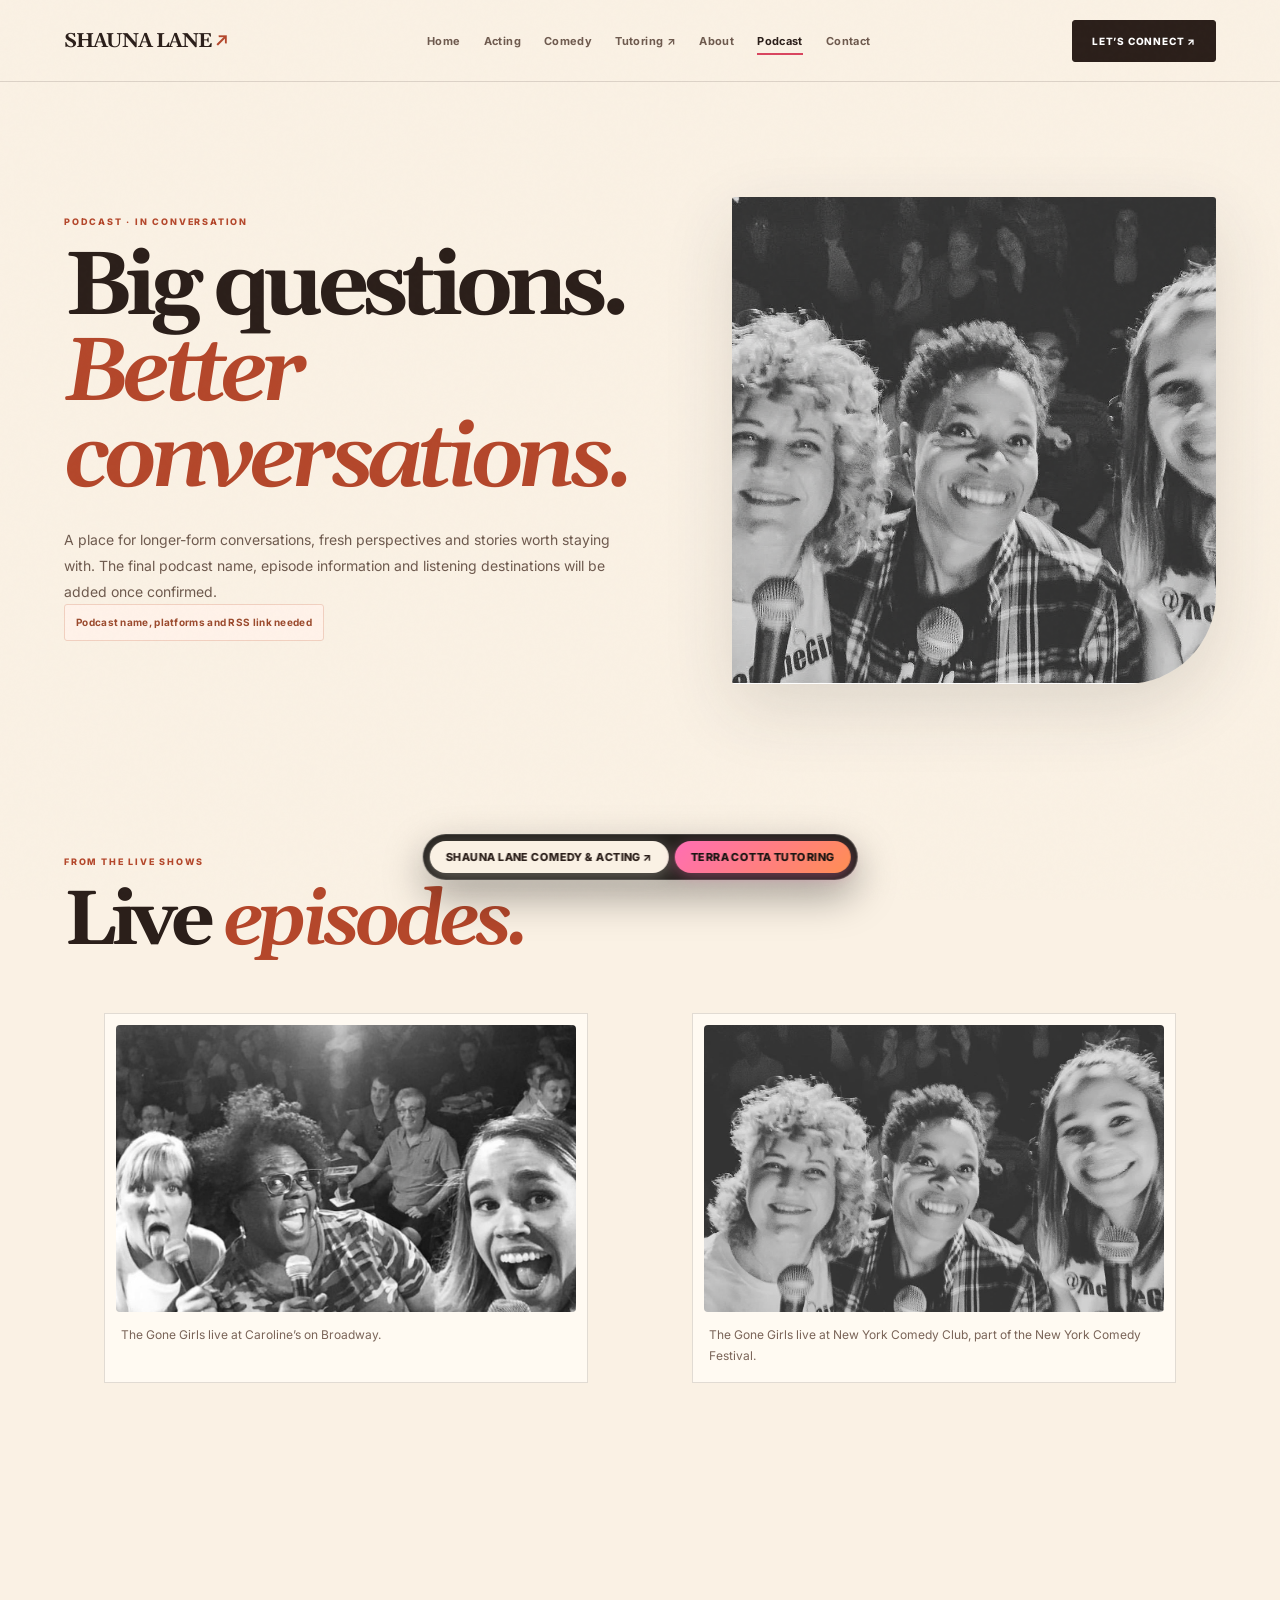
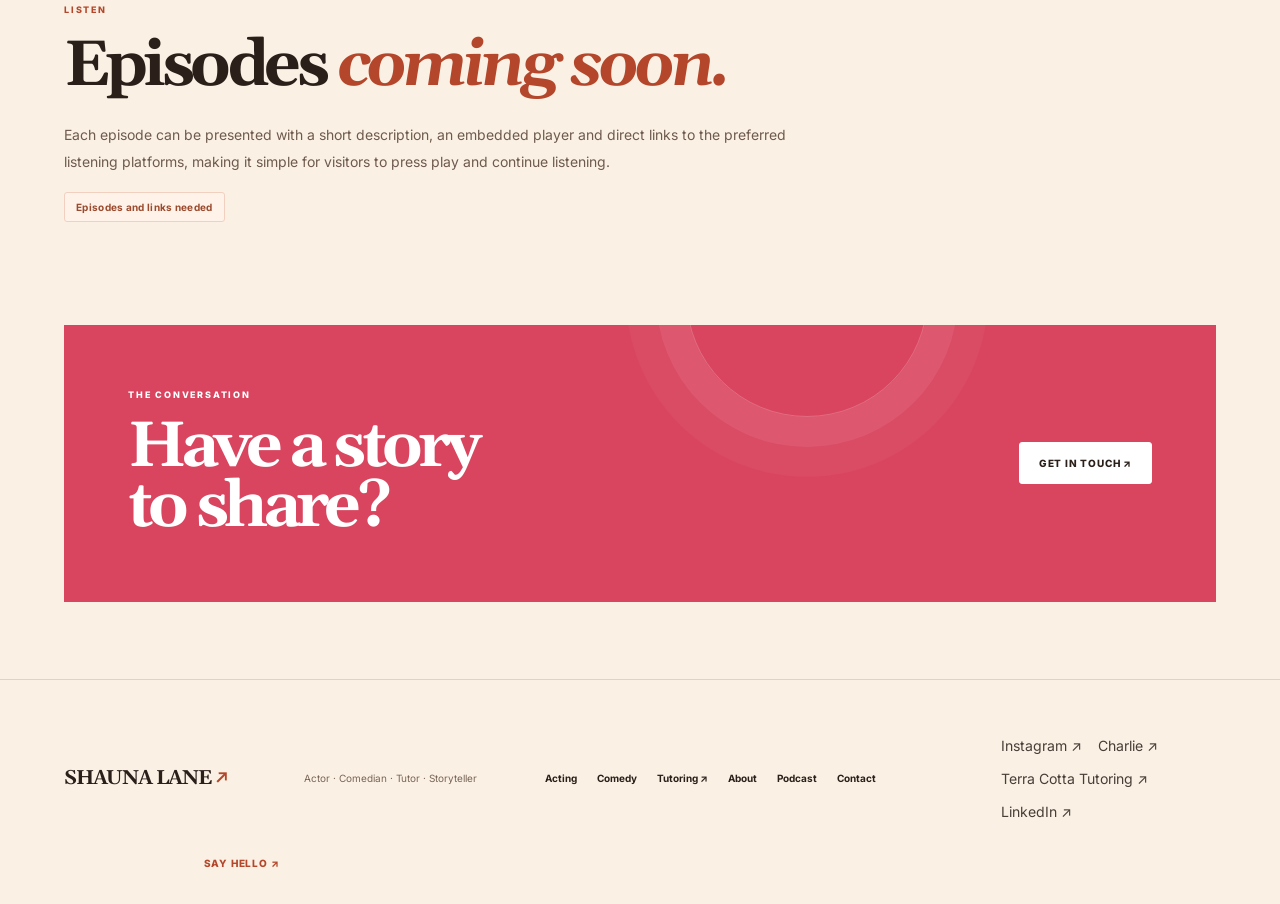
<file: podcast.html>
<!doctype html>
<html lang="en">
<head>
  <meta charset="utf-8">
  <meta name="viewport" content="width=device-width,initial-scale=1">
  <meta name="theme-color" content="#faf1e4">
  <meta name="robots" content="index, follow">
  <title>Podcast &amp; Conversations — Shauna Lane</title>
  <meta name="description" content="Big questions. Better conversations with Shauna Lane.">
  <link rel="stylesheet" href="style.css">
</head>
<body>
  <div class="progress" id="progress"></div>

  <header class="topbar">
    <a class="wordmark" href="index.html">SHAUNA LANE<span>↗</span></a>
    <nav id="nav">
      <a href="index.html">Home</a>
      <a href="acting.html">Acting</a>
      <a href="comedy.html">Comedy</a>
      <a href="https://terracottatutoring.com/" target="_blank" rel="noopener">Tutoring ↗</a>
      <a href="about.html">About</a>
      <a class="active" href="podcast.html">Podcast</a>
      <a href="contact.html">Contact</a>
    </nav>
    <a class="connect" href="contact.html">LET’S CONNECT ↗</a>
    <button class="menu" id="menu" aria-label="Toggle navigation" aria-expanded="false">☰</button>
  </header>

  <main>
    <section class="page-hero">
      <div>
        <div class="eyebrow">PODCAST · IN CONVERSATION</div>
        <h1>Big questions.<br><em>Better conversations.</em></h1>
        <p>A place for longer-form conversations, fresh perspectives and stories worth staying with. The final podcast name, episode information and listening destinations will be added once confirmed.<br>
        <span class="tbd">Podcast name, platforms and RSS link needed</span></p>
      </div>
      <img src="assets/live-nycc.jpg" alt="Shauna Lane live conversation" style="filter:grayscale(1)">
    </section>

    <section class="section">
      <div class="section-head">
        <div>
          <div class="eyebrow">FROM THE LIVE SHOWS</div>
          <h2>Live <em>episodes.</em></h2>
        </div>
      </div>
      <!-- RESPONSIVE STAGE GRID (NO SQUASHING ON MOBILE) -->
      <div class="stage-grid">
        <figure class="content-card">
          <img src="assets/live-carolines.jpg" alt="Live episode at Caroline’s on Broadway" class="bw">
          <figcaption>The Gone Girls live at Caroline’s on Broadway.</figcaption>
        </figure>
        <figure class="content-card">
          <img src="assets/live-nycc.jpg" alt="Live episode at New York Comedy Club" class="bw">
          <figcaption>The Gone Girls live at New York Comedy Club, part of the New York Comedy Festival.</figcaption>
        </figure>
      </div>
    </section>

    <section class="section editorial-copy">
      <div class="eyebrow">LISTEN</div>
      <h2>Episodes <em>coming soon.</em></h2>
      <p>Each episode can be presented with a short description, an embedded player and direct links to the preferred listening platforms, making it simple for visitors to press play and continue listening.</p>
      <span class="tbd">Episodes and links needed</span>
    </section>

    <section class="cta">
      <div>
        <div class="eyebrow" style="color:#fff">THE CONVERSATION</div>
        <h2>Have a story<br>to share?</h2>
      </div>
      <a class="button" href="contact.html">GET IN TOUCH ↗</a>
    </section>
  </main>

  <footer>
    <a class="wordmark" href="index.html">SHAUNA LANE<span>↗</span></a>
    <p>Actor · Comedian · Tutor · Storyteller</p>
    <div class="footer-links">
      <a href="acting.html">Acting</a>
      <a href="comedy.html">Comedy</a>
      <a href="https://terracottatutoring.com/" target="_blank" rel="noopener">Tutoring ↗</a>
      <a href="about.html">About</a>
      <a href="podcast.html">Podcast</a>
      <a href="contact.html">Contact</a>
    </div>
    <div style="display:flex;gap:16px;flex-wrap:wrap;align-items:center;font-size:0.88rem;margin:12px 0">
      <a href="https://www.instagram.com/laneshauna" target="_blank" rel="noopener" style="opacity:0.85">Instagram ↗</a>
      <a href="https://www.instagram.com/charliejustcharlie" target="_blank" rel="noopener" style="opacity:0.85">Charlie ↗</a>
      <a href="https://www.instagram.com/terracottatutoring" target="_blank" rel="noopener" style="opacity:0.85">Terra Cotta Tutoring ↗</a>
      <a href="https://www.linkedin.com/in/shauna-lane-bb55576a" target="_blank" rel="noopener" style="opacity:0.85">LinkedIn ↗</a>
    </div>
    <a href="mailto:shaunalaneproductions@gmail.com">SAY HELLO ↗</a>
  </footer>

  <!-- FLOATING BOTTOM VERSION SWITCHER DOCK -->
  <div class="version-switcher-dock" role="region" aria-label="Website section switcher">
    <a class="version-btn active" data-site-view="magazine" href="index.html" aria-current="page">Shauna Lane Comedy &amp; Acting ↗</a>
    <a class="version-btn" data-site-view="tutoring" href="https://terracottatutoring.com/">Terra Cotta Tutoring</a>
  </div>

  <script src="script.js"></script>
  <script src="in-page-editor.js?v=4"></script>
</body>
</html>
</file>
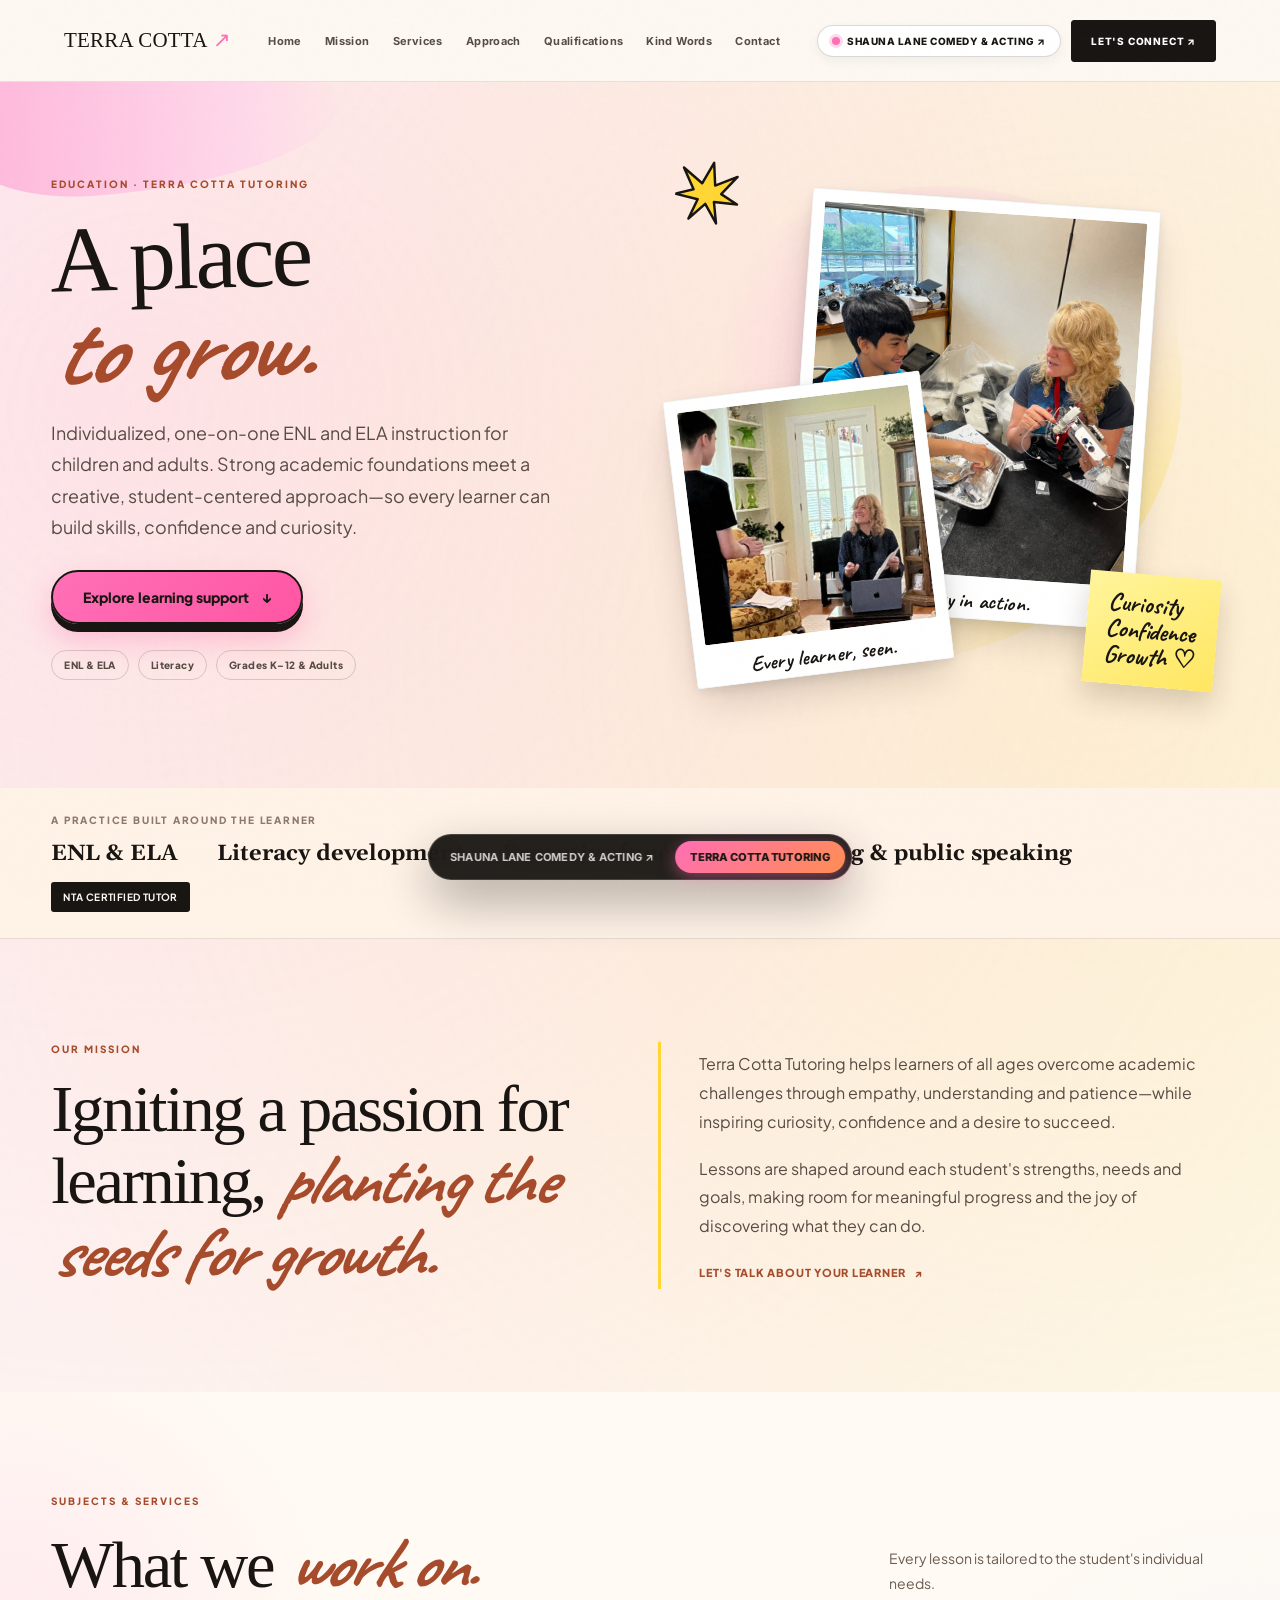
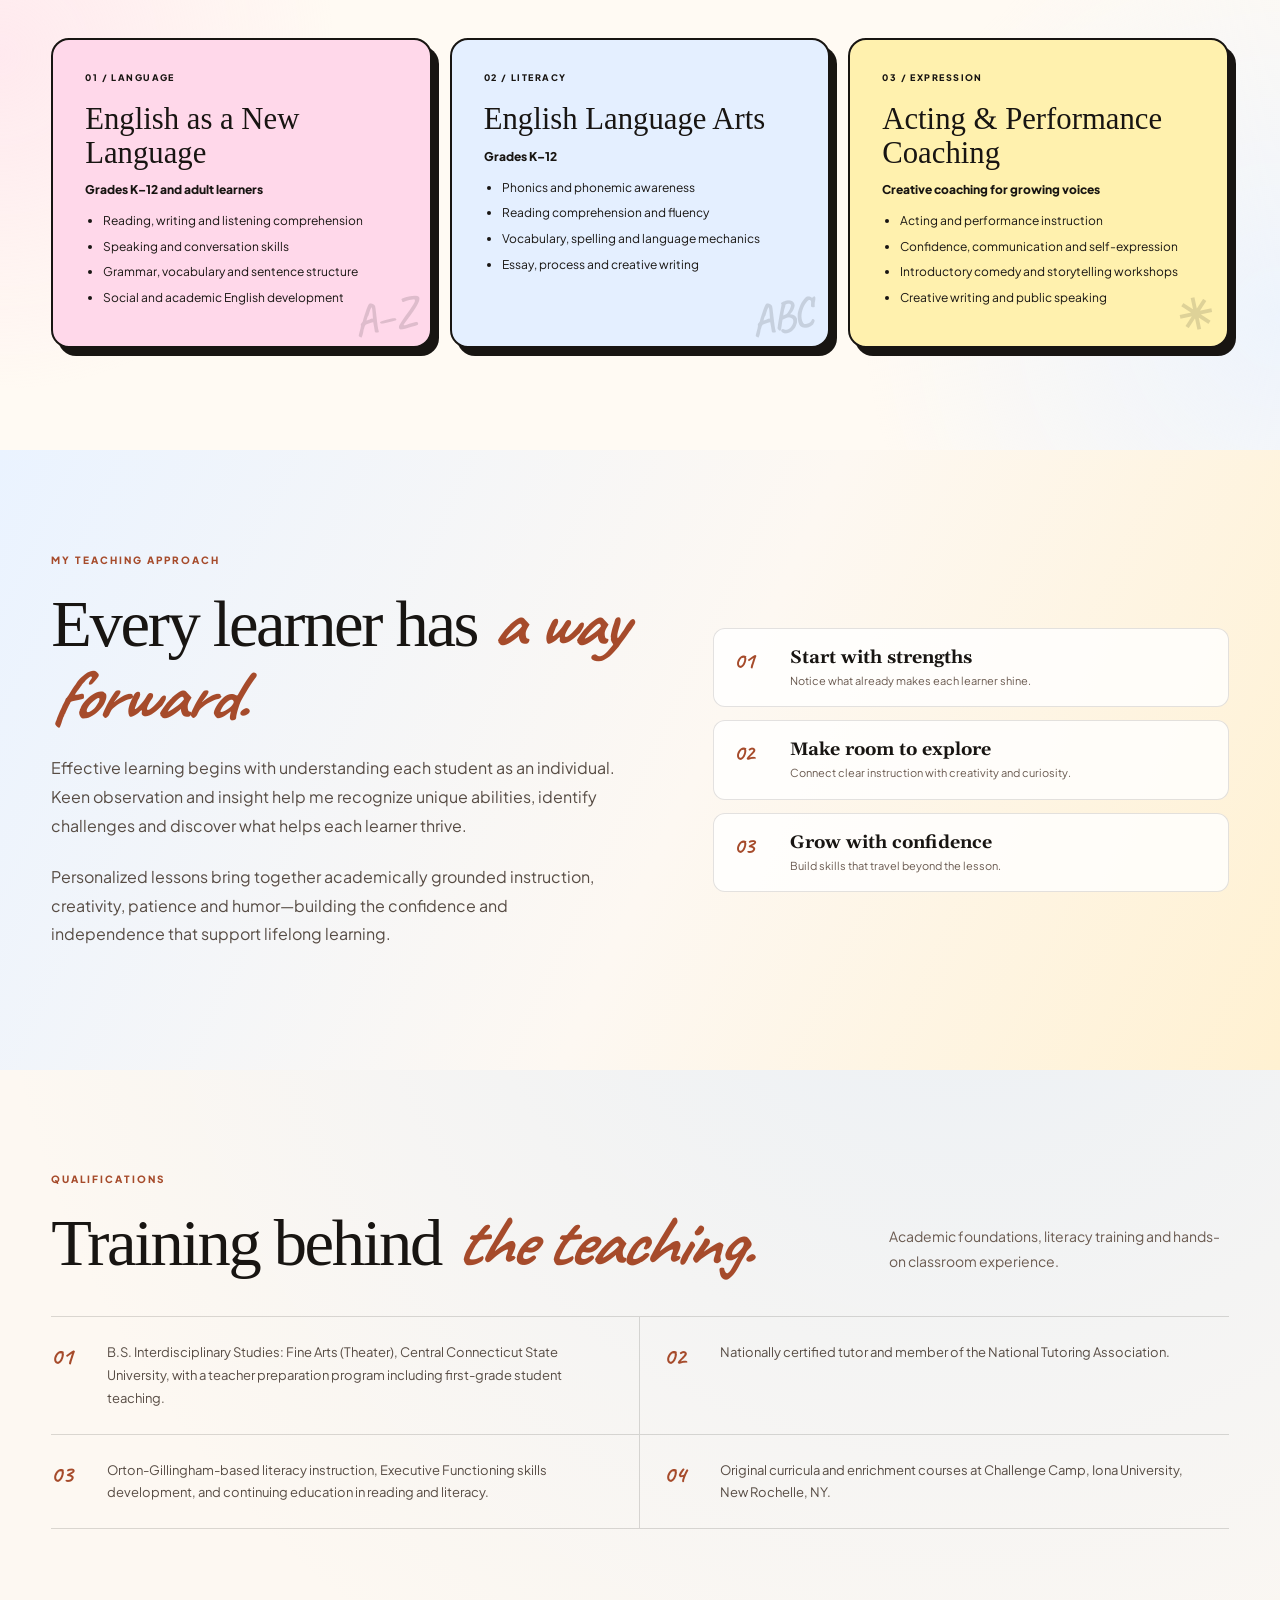
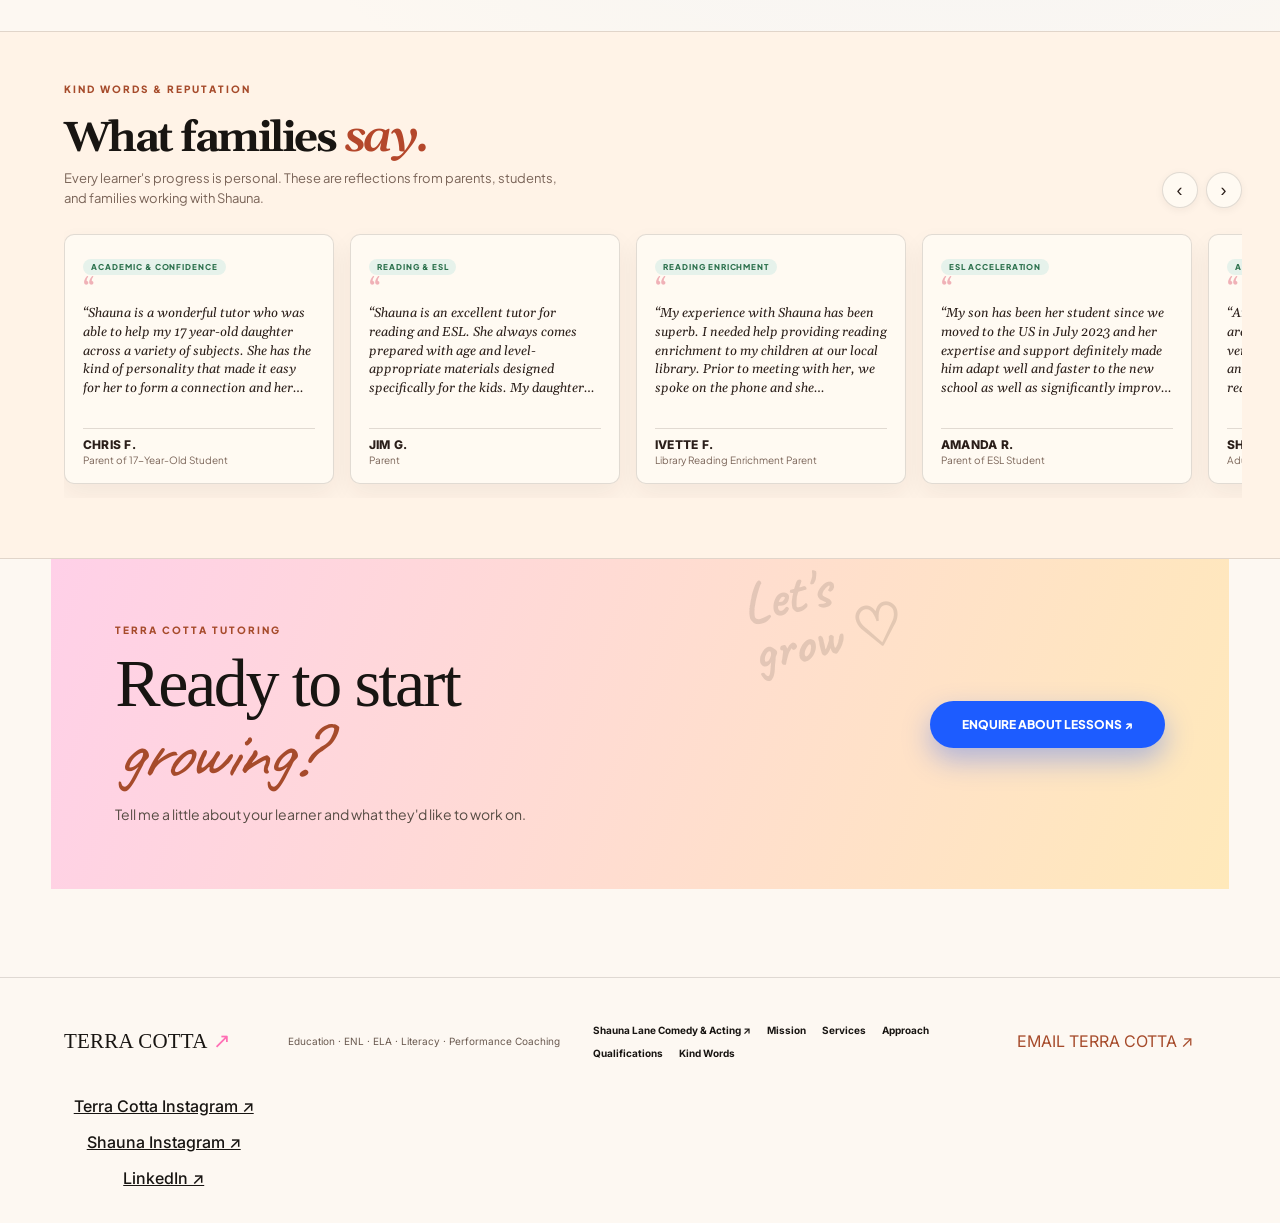
<file: tutoring.html>
<!doctype html>
<html lang="en">
<head>
  <meta charset="utf-8">
  <meta name="viewport" content="width=device-width,initial-scale=1">
  <meta name="theme-color" content="#fdf8f2">
  <meta name="robots" content="index, follow">
  <title>Terra Cotta Tutoring | A Place to Grow</title>
  <meta name="description" content="Personalized ENL, ELA, literacy and performance coaching for children and adults, in a warm and student-centered learning environment.">
  <link rel="stylesheet" href="style.css">
  <link rel="stylesheet" href="warm-collage.css">
  <link rel="stylesheet" href="tutoring-collage.css">
</head>
<body data-page="education">
  <div class="progress" id="progress"></div>
  <header class="topbar">
    <a class="wordmark" href="tutoring.html">TERRA COTTA<span>↗</span></a>
    <nav id="nav">
      <a href="/">Home</a>
      <a href="#mission">Mission</a>
      <a href="#services">Services</a>
      <a href="#approach">Approach</a>
      <a href="#qualifications">Qualifications</a>
      <a href="#kind-words">Kind Words</a>
      <a href="#contact">Contact</a>
    </nav>
    <div class="topbar-actions">
      <a class="version-pill-header" href="https://shaunalane.com/" title="Visit Shauna Lane Comedy & Acting">
        <span class="dot"></span>
        <span class="label-text">Shauna Lane Comedy &amp; Acting ↗</span>
      </a>
      <a class="connect" href="#contact">LET'S CONNECT ↗</a>
      <button class="menu" id="menu" aria-label="Toggle navigation" aria-expanded="false">☰</button>
    </div>
  </header>

  <main class="wc-wrapper tt-site">
    <section class="tt-hero">
      <div class="wc-hero-brush-tl" aria-hidden="true"></div>
      <div class="wc-container tt-hero-grid">
        <div class="tt-hero-copy">
          <div class="tt-eyebrow">EDUCATION · TERRA COTTA TUTORING</div>
          <h1 class="tt-hero-title">A place<br><em>to grow.</em></h1>
          <p>Individualized, one-on-one ENL and ELA instruction for children and adults. Strong academic foundations meet a creative, student-centered approach—so every learner can build skills, confidence and curiosity.</p>
          <a class="wc-btn-pink" href="#services">
            <span>Explore learning support</span>
            <span aria-hidden="true">↓</span>
          </a>
          <div class="tt-hero-tags" aria-label="Tutoring services">
            <span>ENL &amp; ELA</span>
            <span>Literacy</span>
            <span>Grades K–12 &amp; Adults</span>
          </div>
        </div>

        <div class="tt-hero-gallery" aria-label="Learning in action">
          <div class="tt-gallery-wash" aria-hidden="true"></div>
          <figure class="wc-polaroid tt-photo tt-photo-camp">
            <img src="assets/For Terra Cotta Tutoring - Shauna Lane at Challenge Camp teaching NASA Mission Control Mars Edition.jpeg" alt="Shauna working with a student at Challenge Camp">
            <figcaption class="wc-polaroid-caption">Curiosity in action.</figcaption>
          </figure>
          <figure class="wc-polaroid tt-photo tt-photo-coach">
            <img src="assets/For Terra Cotta Tutoring - Shauna Lane Acting Coach.jpeg" alt="Shauna coaching a student">
            <figcaption class="wc-polaroid-caption">Every learner, seen.</figcaption>
          </figure>
          <div class="tt-sticky-note">Curiosity<br>Confidence<br>Growth ♡</div>
          <svg class="tt-spark-doodle" viewBox="0 0 80 80" aria-hidden="true">
            <path d="M40 4l6 27 25-15-16 24 21 9-28 2 7 25-17-21-17 21 7-25-28-2 21-9L5 16l25 15z" fill="#ffd633" stroke="#181512" stroke-width="3" stroke-linejoin="round"/>
          </svg>
        </div>
      </div>
    </section>

    <section class="wc-featured-bar tt-featured">
      <div class="wc-container tt-featured-inner">
        <div class="tt-featured-title">A PRACTICE BUILT AROUND THE LEARNER</div>
        <div class="tt-featured-items">
          <span>ENL &amp; ELA</span>
          <span>Literacy development</span>
          <span>Executive functioning</span>
          <span>Acting &amp; public speaking</span>
          <span class="tt-nta-badge">NTA Certified Tutor</span>
        </div>
      </div>
    </section>

    <section class="tt-section tt-mission" id="mission">
      <div class="wc-container tt-mission-grid">
        <div>
          <div class="tt-eyebrow">OUR MISSION</div>
          <h2 class="tt-section-title">Igniting a passion for learning, <em>planting the seeds for growth.</em></h2>
        </div>
        <div class="tt-mission-copy">
          <p>Terra Cotta Tutoring helps learners of all ages overcome academic challenges through empathy, understanding and patience—while inspiring curiosity, confidence and a desire to succeed.</p>
          <p>Lessons are shaped around each student's strengths, needs and goals, making room for meaningful progress and the joy of discovering what they can do.</p>
          <a class="tt-text-link" href="#contact">Let's talk about your learner <span aria-hidden="true">↗</span></a>
        </div>
      </div>
    </section>

    <section class="tt-section tt-services" id="services">
      <div class="wc-container">
        <div class="tt-section-heading">
          <div>
            <div class="tt-eyebrow">SUBJECTS &amp; SERVICES</div>
            <h2 class="tt-section-title">What we <em>work on.</em></h2>
          </div>
          <p>Every lesson is tailored to the student's individual needs.</p>
        </div>
        <div class="tt-service-grid">
          <article class="tt-service-card tt-card-pink">
            <span class="tt-card-number">01 / LANGUAGE</span>
            <h3>English as a New Language</h3>
            <p class="tt-card-audience">Grades K–12 and adult learners</p>
            <ul>
              <li>Reading, writing and listening comprehension</li>
              <li>Speaking and conversation skills</li>
              <li>Grammar, vocabulary and sentence structure</li>
              <li>Social and academic English development</li>
            </ul>
            <span class="tt-card-doodle" aria-hidden="true">A–Z</span>
          </article>
          <article class="tt-service-card tt-card-blue">
            <span class="tt-card-number">02 / LITERACY</span>
            <h3>English Language Arts</h3>
            <p class="tt-card-audience">Grades K–12</p>
            <ul>
              <li>Phonics and phonemic awareness</li>
              <li>Reading comprehension and fluency</li>
              <li>Vocabulary, spelling and language mechanics</li>
              <li>Essay, process and creative writing</li>
            </ul>
            <span class="tt-card-doodle" aria-hidden="true">ABC</span>
          </article>
          <article class="tt-service-card tt-card-yellow">
            <span class="tt-card-number">03 / EXPRESSION</span>
            <h3>Acting &amp; Performance Coaching</h3>
            <p class="tt-card-audience">Creative coaching for growing voices</p>
            <ul>
              <li>Acting and performance instruction</li>
              <li>Confidence, communication and self-expression</li>
              <li>Introductory comedy and storytelling workshops</li>
              <li>Creative writing and public speaking</li>
            </ul>
            <span class="tt-card-doodle" aria-hidden="true">✳</span>
          </article>
        </div>
      </div>
    </section>

    <section class="tt-approach" id="approach">
      <div class="wc-container tt-approach-grid">
        <div class="tt-approach-copy">
          <div class="tt-eyebrow">MY TEACHING APPROACH</div>
          <h2 class="tt-section-title">Every learner has <em>a way forward.</em></h2>
          <p>Effective learning begins with understanding each student as an individual. Keen observation and insight help me recognize unique abilities, identify challenges and discover what helps each learner thrive.</p>
          <p>Personalized lessons bring together academically grounded instruction, creativity, patience and humor—building the confidence and independence that support lifelong learning.</p>
        </div>
        <div class="tt-values">
          <div class="tt-value tt-value-one"><span>01</span><strong>Start with strengths</strong><small>Notice what already makes each learner shine.</small></div>
          <div class="tt-value tt-value-two"><span>02</span><strong>Make room to explore</strong><small>Connect clear instruction with creativity and curiosity.</small></div>
          <div class="tt-value tt-value-three"><span>03</span><strong>Grow with confidence</strong><small>Build skills that travel beyond the lesson.</small></div>
        </div>
      </div>
    </section>

    <section class="tt-section tt-qualifications" id="qualifications">
      <div class="wc-container">
        <div class="tt-section-heading">
          <div>
            <div class="tt-eyebrow">QUALIFICATIONS</div>
            <h2 class="tt-section-title">Training behind <em>the teaching.</em></h2>
          </div>
          <p>Academic foundations, literacy training and hands-on classroom experience.</p>
        </div>
        <div class="tt-qualification-grid">
          <div class="tt-qualification"><b>01</b><p>B.S. Interdisciplinary Studies: Fine Arts (Theater), Central Connecticut State University, with a teacher preparation program including first-grade student teaching.</p></div>
          <div class="tt-qualification"><b>02</b><p>Nationally certified tutor and member of the National Tutoring Association.</p></div>
          <div class="tt-qualification"><b>03</b><p>Orton-Gillingham-based literacy instruction, Executive Functioning skills development, and continuing education in reading and literacy.</p></div>
          <div class="tt-qualification"><b>04</b><p>Original curricula and enrichment courses at Challenge Camp, Iona University, New Rochelle, NY.</p></div>
        </div>
      </div>
    </section>

    <section class="tt-section tt-kind-words t3d-section" id="kind-words" style="background:#fff3e7;">
      <div class="wc-container">
        <div class="t3d-header">
          <div class="t3d-header-left">
            <div class="tt-eyebrow">KIND WORDS &amp; REPUTATION</div>
            <h2 class="tt-section-title">What families <em>say.</em></h2>
            <p>Every learner's progress is personal. These are reflections from parents, students, and families working with Shauna.</p>
          </div>
          <div class="t3d-controls">
            <button class="t3d-arrow prev" type="button" aria-label="Previous testimonial">‹</button>
            <button class="t3d-arrow next" type="button" aria-label="Next testimonial">›</button>
          </div>
        </div>

        <!-- 3D SCROLL CAROUSEL FOR TUTORING -->
        <div class="t3d-viewport">
          <div class="t3d-track">
            <!-- 1. Chris F. -->
            <div class="t3d-card" data-category="tutoring">
              <div>
                <span class="t3d-badge tutoring">ACADEMIC &amp; CONFIDENCE</span>
                <span class="t3d-quote-mark">“</span>
                <p class="t3d-body">“Shauna is a wonderful tutor who was able to help my 17 year-old daughter across a variety of subjects. She has the kind of personality that made it easy for her to form a connection and her sense of humor provided a necessary lightness to what sometimes can be a slog for my daughter. Prior to working with Shauna my daughter lacked confidence and interest in school, but through their work together over the course of the academic year she became much more confident and developed a more secure belief in her abilities.”</p>
              </div>
              <div class="t3d-author-box">
                <span class="t3d-author-name">CHRIS F.</span>
                <span class="t3d-author-role">Parent of 17-Year-Old Student</span>
              </div>
            </div>

            <!-- 2. Jim G. -->
            <div class="t3d-card" data-category="tutoring">
              <div>
                <span class="t3d-badge tutoring">READING &amp; ESL</span>
                <span class="t3d-quote-mark">“</span>
                <p class="t3d-body">“Shauna is an excellent tutor for reading and ESL. She always comes prepared with age and level-appropriate materials designed specifically for the kids. My daughter loves her and is always looking forward to the lessons.”</p>
              </div>
              <div class="t3d-author-box">
                <span class="t3d-author-name">JIM G.</span>
                <span class="t3d-author-role">Parent</span>
              </div>
            </div>

            <!-- 3. Ivette F. -->
            <div class="t3d-card" data-category="tutoring">
              <div>
                <span class="t3d-badge tutoring">READING ENRICHMENT</span>
                <span class="t3d-quote-mark">“</span>
                <p class="t3d-body">“My experience with Shauna has been superb. I needed help providing reading enrichment to my children at our local library. Prior to meeting with her, we spoke on the phone and she immediately understood my needs. When working with my children, she always arrives on time to our library sessions and even brings materials for the kids to work on that supports their reading and reinforces their learning. In addition, she's great when working with them independently or as a group. She understands their distinct personalities and needs and makes necessary adjustments in the routine to keep their interest in the reading material. Shauna has truly exceeded all of my expectations. My children and I are very fortunate to work with her.”</p>
              </div>
              <div class="t3d-author-box">
                <span class="t3d-author-name">IVETTE F.</span>
                <span class="t3d-author-role">Library Reading Enrichment Parent</span>
              </div>
            </div>

            <!-- 4. Amanda R. -->
            <div class="t3d-card" data-category="tutoring">
              <div>
                <span class="t3d-badge tutoring">ESL ACCELERATION</span>
                <span class="t3d-quote-mark">“</span>
                <p class="t3d-body">“My son has been her student since we moved to the US in July 2023 and her expertise and support definitely made him adapt well and faster to the new school as well as significantly improve his English. She is a very serious and competent professional, great with kids! We are very glad we found her.”</p>
              </div>
              <div class="t3d-author-box">
                <span class="t3d-author-name">AMANDA R.</span>
                <span class="t3d-author-role">Parent of ESL Student</span>
              </div>
            </div>

            <!-- 5. Sheila H. -->
            <div class="t3d-card" data-category="tutoring">
              <div>
                <span class="t3d-badge tutoring">ADULT ENGLISH LEARNER</span>
                <span class="t3d-quote-mark">“</span>
                <p class="t3d-body">“Amazing English teacher! The classes are well organized, easy to follow, and very effective. She creates a positive and supportive environment, which really helps build confidence. I've seen a big improvement in my speaking and understanding. I recommend 100% Terra Cotta Tutoring.”</p>
              </div>
              <div class="t3d-author-box">
                <span class="t3d-author-name">SHEILA H.</span>
                <span class="t3d-author-role">Adult English Student</span>
              </div>
            </div>

            <!-- 6. Christa C. -->
            <div class="t3d-card" data-category="tutoring">
              <div>
                <span class="t3d-badge tutoring">PERFORMANCE &amp; COACHING</span>
                <span class="t3d-quote-mark">“</span>
                <p class="t3d-body">“Shauna helped my son prepare for a play. She worked with him to create a plan to learn his lines and taught him various techniques to become a better actor. We highly recommend her.”</p>
              </div>
              <div class="t3d-author-box">
                <span class="t3d-author-name">CHRISTA C.</span>
                <span class="t3d-author-role">Acting &amp; Lines Coaching Parent</span>
              </div>
            </div>

            <!-- 7. V SA -->
            <div class="t3d-card" data-category="tutoring">
              <div>
                <span class="t3d-badge tutoring">COMPOSITION &amp; STRUCTURE</span>
                <span class="t3d-quote-mark">“</span>
                <p class="t3d-body">“My 6th grader really liked working with Shauna last year. He made a lot of progress in composition writing and structure, and his handwriting which was poor when she started working with him. She's very diligent and organized, and provides good direction. I'd recommend her to anyone.”</p>
              </div>
              <div class="t3d-author-box">
                <span class="t3d-author-name">V SA</span>
                <span class="t3d-author-role">6th Grade Parent</span>
              </div>
            </div>

            <!-- 8. Satoshi O. -->
            <div class="t3d-card" data-category="tutoring">
              <div>
                <span class="t3d-badge tutoring">EARLY LANGUAGE ACQUISITION</span>
                <span class="t3d-quote-mark">“</span>
                <p class="t3d-body">“Shauna is an excellent tutor, and my six-year-old daughter truly enjoys her lessons. My daughter had never used English until she moved to the US a year ago. Shauna's approach aims to make her enjoy this new language and learn important words gradually. This method is effective in helping my child become accustomed to using English. We are consistently impressed by Shauna's attitude during the lessons. She prepares a wide range of games and materials, considering my daughter's interests and progress.”</p>
              </div>
              <div class="t3d-author-box">
                <span class="t3d-author-name">SATOSHI O.</span>
                <span class="t3d-author-role">Parent of 6-Year-Old Student</span>
              </div>
            </div>
          </div>
        </div>
      </div>
    </section>

    <section class="tt-cta" id="contact">
      <div class="tt-cta-note" aria-hidden="true">Let's<br>grow ♡</div>
      <div>
        <div class="tt-eyebrow">TERRA COTTA TUTORING</div>
        <h2>Ready to start<br><em>growing?</em></h2>
        <p>Tell me a little about your learner and what they'd like to work on.</p>
      </div>
      <a class="wc-btn-blue" href="mailto:terracottatutoring@gmail.com">ENQUIRE ABOUT LESSONS ↗</a>
    </section>
  </main>

  <footer class="tt-footer">
    <a class="wordmark" href="tutoring.html">TERRA COTTA<span>↗</span></a>
    <p>Education · ENL · ELA · Literacy · Performance Coaching</p>
    <div class="footer-links">
      <a href="https://shaunalane.com/">Shauna Lane Comedy &amp; Acting ↗</a>
      <a href="#mission">Mission</a>
      <a href="#services">Services</a>
      <a href="#approach">Approach</a>
      <a href="#qualifications">Qualifications</a>
      <a href="#kind-words">Kind Words</a>
    </div>
    <a href="mailto:terracottatutoring@gmail.com">EMAIL TERRA COTTA ↗</a>
    <div class="footer-social-links" style="display: flex; gap: 1rem; justify-content: center; margin-top: 0.75rem; flex-wrap: wrap;">       <a href="https://www.instagram.com/terracottatutoring" target="_blank" rel="noopener noreferrer" style="color: var(--color-terracotta); text-decoration: underline; font-weight: 500;">Terra Cotta Instagram ↗</a>       <a href="https://www.instagram.com/laneshauna" target="_blank" rel="noopener noreferrer" style="color: var(--color-terracotta); text-decoration: underline; font-weight: 500;">Shauna Instagram ↗</a>       <a href="https://www.linkedin.com/in/shauna-lane-bb55576a" target="_blank" rel="noopener noreferrer" style="color: var(--color-terracotta); text-decoration: underline; font-weight: 500;">LinkedIn ↗</a>     </div>
  </footer>

  <div class="version-switcher-dock" role="region" aria-label="Website section switcher">
    <a class="version-btn" data-site-view="magazine" href="https://shaunalane.com/">Shauna Lane Comedy &amp; Acting ↗</a>
    <a class="version-btn active" data-site-view="tutoring" href="/" aria-current="page">Terra Cotta Tutoring</a>
  </div>

  <script src="script.js"></script>
  <script src="in-page-editor.js?v=4"></script>
</body>
</html>
</file>
<file: style.css>
@import url('https://fonts.googleapis.com/css2?family=Gelasio:ital,wght@0,500;0,700;1,500&family=Inter:wght@400;500;600;800&display=swap');

:root{
  --paper:#faf1e4;--paper-2:#f3e3cc;--ink:#2b1f1a;--muted:#7a6458;
  --blue:#b4472b;--blue-deep:#8f3519;--orange:#d9455f;--lime:#f6c453;
  --card:#fffaf2;--line:rgba(43,31,26,.14);--shadow:0 24px 70px rgba(90,45,20,.14);
  --ease:cubic-bezier(.2,.75,.25,1);--radius:8px;
}
*{box-sizing:border-box}
html{scroll-behavior:smooth;scroll-padding-top:90px}
body{margin:0;background:var(--paper);color:var(--ink);font-family:'Inter',sans-serif;overflow-x:hidden}
body:before{content:"";position:fixed;inset:0;pointer-events:none;z-index:50;opacity:.12;background-image:url("data:image/svg+xml,%3Csvg viewBox='0 0 180 180' xmlns='http://www.w3.org/2000/svg'%3E%3Cfilter id='n'%3E%3CfeTurbulence type='fractalNoise' baseFrequency='.9' numOctaves='3' stitchTiles='stitch'/%3E%3C/filter%3E%3Crect width='100%25' height='100%25' filter='url(%23n)' opacity='.12'/%3E%3C/svg%3E")}
a{color:inherit;text-decoration:none}
img,video{display:block;max-width:100%;object-fit:cover}
button,a{-webkit-tap-highlight-color:transparent}
::selection{background:var(--lime);color:var(--ink)}
.progress{height:3px;position:fixed;top:0;left:0;width:0;background:var(--orange);z-index:100;transition:width .08s linear}
.topbar{height:82px;padding:0 5vw;display:flex;align-items:center;justify-content:space-between;border-bottom:1px solid var(--line);background:rgba(250,241,228,.88);position:sticky;top:0;z-index:40;backdrop-filter:blur(18px);transition:height .35s var(--ease),box-shadow .35s}
.topbar.scrolled{height:68px;box-shadow:0 8px 30px rgba(90,45,20,.08)}
.wordmark{font-family:Gelasio,sans-serif;font-weight:800;font-size:20px;letter-spacing:-1.2px;white-space:nowrap}
.wordmark span{color:var(--blue);margin-left:5px;display:inline-block;transition:transform .3s}
.wordmark:hover span{transform:translate(3px,-3px)}
.topbar nav{display:flex;gap:clamp(13px,1.8vw,26px);font-size:11px;font-weight:700;letter-spacing:.035em}
.topbar nav a{position:relative;padding:9px 0;color:#6e5a4e;transition:color .25s}
.topbar nav a:after{content:"";position:absolute;left:0;bottom:2px;width:100%;height:2px;background:var(--orange);transform:scaleX(0);transform-origin:right;transition:transform .35s var(--ease)}
.topbar nav a:hover,.topbar nav a.active{color:var(--ink)}
.topbar nav a:hover:after,.topbar nav a.active:after{transform:scaleX(1);transform-origin:left}
.connect,.button{display:inline-flex;align-items:center;justify-content:center;gap:15px;padding:14px 19px;background:var(--ink);color:white;border-radius:3px;font-size:10px;font-weight:800;letter-spacing:.08em;border:1px solid var(--ink);cursor:pointer;transition:transform .3s var(--ease),background .3s,color .3s,box-shadow .3s;position:relative;overflow:hidden}
.connect:hover,.button:hover{background:var(--blue);border-color:var(--blue);color:#fff;transform:translateY(-3px);box-shadow:0 12px 25px rgba(180,71,43,.25)}
.button:active,.connect:active{transform:translateY(-1px)}
.menu{display:none;background:none;border:1px solid var(--line);border-radius:50%;width:42px;height:42px;font-size:19px;cursor:pointer}
.wrap{width:min(1240px,90vw);margin:auto}
.eyebrow{font-size:9px;text-transform:uppercase;letter-spacing:.2em;font-weight:800;color:var(--blue);margin-bottom:18px}
.hero{min-height:min(760px,calc(100vh - 82px));display:grid;grid-template-columns:.88fr 1.12fr;align-items:center;gap:4vw;padding:65px 5vw 78px;overflow:hidden}
.hero-copy{position:relative;z-index:2}
.hero h1{font:800 clamp(58px,8vw,118px)/.88 Gelasio,sans-serif;letter-spacing:-.09em;margin:0 0 27px;max-width:700px}
.hero h1 em{font-family:'Gelasio',serif;font-weight:600;letter-spacing:-.075em;color:var(--blue)}
.hero .intro{font-size:15px;line-height:1.8;max-width:390px;color:#6e5a4e;margin:0 0 27px}
.hero .tagline{font-size:14px;font-weight:700;margin:0 0 16px}
.hero .button{margin-top:4px}
.hero-visual{height:clamp(420px,43vw,590px);position:relative;isolation:isolate}
.hero-photo{position:absolute;right:3%;top:0;width:77%;height:100%;object-position:center;border-radius:3px 3px 130px 3px;filter:saturate(1.02);box-shadow:var(--shadow);animation:heroIn 1.1s var(--ease) both}
.hero-visual:before{content:'01';position:absolute;z-index:2;left:0;top:25px;font:800 22px Gelasio;color:var(--orange)}
.hero-visual:after{content:'SHAUNA LANE / ACTOR • COMEDIAN';position:absolute;bottom:0;right:0;writing-mode:vertical-rl;font-size:8px;letter-spacing:.2em;font-weight:800}
.photo-float{position:absolute;left:0;bottom:35px;width:36%;height:210px;border:8px solid var(--paper);box-shadow:0 12px 30px #0002;z-index:3;overflow:hidden;animation:floatIn 1.1s .2s var(--ease) both}
.photo-float img{width:100%;height:100%;transition:transform .8s var(--ease)}
.photo-float:hover img{transform:scale(1.08)}
.hero-label{position:absolute;right:0;top:24px;background:var(--lime);padding:13px 15px;font-size:9px;letter-spacing:.12em;font-weight:800;z-index:4;transform:translateX(15%);box-shadow:0 8px 20px #0001}
.hero-index{position:absolute;left:0;top:50%;background:var(--blue);color:white;padding:14px 17px;z-index:3;writing-mode:vertical-rl;font-size:9px;letter-spacing:.17em}
.ticker{background:var(--blue);color:white;overflow:hidden;padding:17px 0;font-size:10px;letter-spacing:.18em;font-weight:800;white-space:nowrap}
.ticker span{display:inline-block;padding:0 30px;animation:ticker 34s linear infinite}
@keyframes ticker{to{transform:translateX(-35%)}}
.section{padding:clamp(68px,8vw,112px) 5vw}
.section-head{display:flex;align-items:end;justify-content:space-between;gap:30px;margin-bottom:38px}
.section-head h2,.page-hero h1{font:700 clamp(42px,6vw,80px)/.96 Gelasio,sans-serif;letter-spacing:-.075em;margin:0}
.section-head h2 em,.page-hero h1 em{font-family:'Gelasio',serif;font-weight:600;color:var(--blue)}
.section-head p{max-width:340px;line-height:1.75;color:var(--muted);font-size:13px;margin:0}
.work-grid{display:grid;grid-template-columns:1.2fr .8fr .8fr;gap:16px}
.work-card{background:var(--card);border:1px solid var(--line);padding:11px;display:flex;flex-direction:column;min-width:0;position:relative;overflow:hidden;transition:transform .45s var(--ease),box-shadow .45s,border-color .3s}
.work-card:hover{transform:translateY(-8px);box-shadow:var(--shadow);border-color:transparent}
.work-card img{height:260px;width:100%;filter:saturate(.98);transition:transform .8s var(--ease),filter .5s}
.work-card:hover img{transform:scale(1.035);filter:saturate(1)}
.work-card:first-child img{height:350px}
.work-card .num{font-size:9px;color:var(--orange);font-weight:800;letter-spacing:.14em;margin:18px 0 9px}
.work-card h3{font:700 25px Gelasio;letter-spacing:-.055em;margin:0 0 8px}
.work-card p{font-size:12px;line-height:1.7;color:var(--muted);margin:0 0 22px}
.text-link{font-size:10px;font-weight:800;letter-spacing:.08em;margin-top:auto;color:var(--blue);display:inline-flex;align-items:center;gap:8px}
.text-link:after{content:"↗";transition:transform .25s}
.text-link:hover:after{transform:translate(3px,-3px)}
.split{display:grid;grid-template-columns:1fr 1fr;min-height:470px;overflow:hidden}
.split-image{overflow:hidden;min-height:470px}
.split-image img{width:100%;height:100%;min-height:470px;transition:transform 1s var(--ease)}
.split:hover .split-image img{transform:scale(1.035)}
.split-copy{padding:clamp(40px,7vw,100px);background:var(--lime);display:flex;flex-direction:column;justify-content:center}
.split-copy.blue{background:#f9d9c4}
.split-copy h2{font:800 clamp(42px,5vw,76px)/.94 Gelasio;letter-spacing:-.085em;margin:0 0 20px}
.split-copy p{line-height:1.8;font-size:14px;max-width:430px;color:#5a463b}
.split-copy .button{align-self:flex-start;margin-top:14px}
.about-row{display:grid;grid-template-columns:1fr .8fr 1fr;gap:30px;align-items:center}
.about-row img{height:400px;width:100%}
.about-row h2{font:800 clamp(42px,5vw,66px)/.95 Gelasio;letter-spacing:-.07em;margin:0 0 20px}
.about-row p{line-height:1.8;color:#6e5a4e;font-size:14px}
.quote-block{border-left:3px solid var(--orange);padding:8px 0 8px 24px;font:italic 26px/1.35 'Gelasio',serif}
.mini-stats{display:flex;gap:25px;margin-top:25px}
.mini-stats strong{display:block;font:800 22px Gelasio}
.mini-stats span{font-size:10px;color:var(--muted);text-transform:uppercase;letter-spacing:.1em}
.podcast-row{display:grid;grid-template-columns:.75fr 1.25fr;gap:5vw;align-items:center;background:#3a2219;color:white;padding:clamp(28px,5vw,70px);position:relative;overflow:hidden}
.podcast-row:after{content:"";position:absolute;width:330px;height:330px;border:1px solid #ffffff22;border-radius:50%;right:-120px;top:-150px;box-shadow:0 0 0 35px #ffffff08,0 0 0 70px #ffffff05;pointer-events:none}
.podcast-art{aspect-ratio:1/1;background:var(--orange);display:flex;align-items:center;justify-content:center;color:#fff;font:800 clamp(32px,5vw,66px)/.9 Gelasio;letter-spacing:-.07em;text-align:center;overflow:hidden}
.podcast-art img{width:100%;height:100%;transition:transform .8s var(--ease)}
.podcast-row:hover .podcast-art img{transform:scale(1.04)}
.podcast-row h2{font:700 clamp(36px,5vw,68px)/.98 Gelasio;letter-spacing:-.075em;margin:0 0 18px}
.podcast-row p{color:#ead7c6;line-height:1.8;font-size:14px;max-width:500px}
.testimonial-grid,.tgrid{display:grid;grid-template-columns:repeat(3,1fr);gap:14px}
.testimonial{background:var(--card);border:1px solid var(--line);padding:clamp(20px,2.5vw,30px);transition:transform .35s,box-shadow .35s}
.testimonial:hover{transform:translateY(-5px);box-shadow:0 16px 40px #0000000b}
.testimonial p{font:italic 18px/1.55 'Gelasio',serif;margin:0 0 20px}
.testimonial small{font-size:9px;letter-spacing:.14em;font-weight:800;color:var(--blue)}
.cta{margin:0 5vw clamp(45px,6vw,80px);background:var(--orange);color:white;padding:clamp(32px,5vw,66px);display:flex;align-items:center;justify-content:space-between;gap:30px;position:relative;overflow:hidden}
.cta:after{content:"";position:absolute;width:240px;height:240px;border:1px solid #ffffff35;border-radius:50%;right:25%;top:-150px;box-shadow:0 0 0 30px #ffffff12,0 0 0 60px #ffffff08;pointer-events:none}
.cta h2{font:800 clamp(35px,5vw,68px)/.94 Gelasio;letter-spacing:-.075em;margin:0}
.cta .button{background:white;color:var(--ink);border-color:white;z-index:1}
.cta .button:hover{background:var(--ink);color:white;border-color:var(--ink)}
.page-hero{padding:clamp(70px,9vw,120px) 5vw 70px;display:grid;grid-template-columns:1fr .8fr;gap:5vw;align-items:center}
.page-hero h1{font-size:clamp(48px,7vw,92px)}
.page-hero p{max-width:570px;line-height:1.85;color:#6e5a4e;font-size:14px;margin:24px 0}
.page-hero img{height:clamp(320px,38vw,500px);width:100%;border-radius:3px 3px 90px 3px;box-shadow:var(--shadow)}
.tags{display:inline-block;margin-top:15px;color:var(--blue);font-size:11px;font-weight:700;letter-spacing:.04em}
.content-grid{display:grid;grid-template-columns:repeat(3,1fr);gap:16px}
.content-card{border:1px solid var(--line);background:var(--card);padding:11px;overflow:hidden;transition:transform .35s var(--ease),box-shadow .35s}
.content-card:hover{transform:translateY(-5px);box-shadow:var(--shadow)}
.content-card img{width:100%;height:260px;transition:transform .7s var(--ease)}
.content-card:hover img{transform:scale(1.025)}
.content-card figcaption{font-size:12px;line-height:1.7;color:var(--muted);padding:13px 5px 5px}
.content-card h3{font:700 24px Gelasio;letter-spacing:-.05em}
.content-card .in{padding:15px}
.content-card .in h3{font-size:22px;margin:0 0 12px}
.content-card .in p,.content-card .in li{font-size:12px;line-height:1.75;color:#6e5a4e}
.content-card ul{padding-left:18px}
.bw{filter:grayscale(1);transition:filter .5s}
.content-card:hover .bw{filter:grayscale(.25)}
.vgrid{display:grid;grid-template-columns:repeat(2,1fr);gap:18px}
.vcard{background:var(--card);border:1px solid var(--line);padding:11px;overflow:hidden;transition:transform .35s,box-shadow .35s}
.vcard:hover{transform:translateY(-5px);box-shadow:var(--shadow)}
.vcard video{width:100%;aspect-ratio:16/9;background:#2a1a14;object-fit:cover}
.vcard h3{font:700 22px Gelasio;letter-spacing:-.05em;margin:17px 7px 5px}
.vcard p{margin:0 7px 10px;font-size:11px;color:var(--muted)}
.editorial-copy{max-width:980px}
.editorial-copy h2{font:700 clamp(36px,5vw,66px)/1.05 Gelasio;letter-spacing:-.07em;margin:0 0 22px;max-width:900px}
.editorial-copy h2 em{font-family:'Gelasio',serif;color:var(--blue)}
.editorial-copy p{max-width:760px;font-size:14px;line-height:1.9;color:#6e5a4e;margin:0 0 17px}
.tbd{display:inline-flex;align-items:center;gap:8px;background:#fff2e9;color:#9b4a2d;border:1px solid #f1d0c0;padding:8px 11px;font-size:10px;font-weight:700;letter-spacing:.03em;border-radius:3px}
.list-panel{border-top:1px solid var(--line)}
.list-item{display:grid;grid-template-columns:70px 1fr;gap:20px;padding:24px 0;border-bottom:1px solid var(--line);font-size:13px;line-height:1.8;color:#5f4b40}
.list-item b{font:800 15px Gelasio;color:var(--orange)}
.tgrid{grid-template-columns:repeat(2,1fr)}
.ci-wrap{display:grid;grid-template-columns:repeat(2,1fr);gap:14px}
.ci{background:var(--card);border:1px solid var(--line);padding:clamp(22px,3vw,34px);transition:transform .35s,box-shadow .35s}
.ci:hover{transform:translateY(-4px);box-shadow:var(--shadow)}
.ci span{display:block;color:var(--blue);font-size:9px;font-weight:800;letter-spacing:.16em;margin-bottom:14px}
.ci b{font:700 22px Gelasio;letter-spacing:-.05em}
.ci p{font-size:13px;line-height:1.9;color:#6e5a4e;margin-bottom:0}
.ci a{color:var(--blue);text-decoration:underline;text-decoration-color:#ebbfa9;text-underline-offset:3px}
footer{padding:45px 5vw 35px;border-top:1px solid var(--line);display:grid;grid-template-columns:1fr 1fr 2fr 1fr;align-items:center;gap:25px}
footer p{font-size:10px;color:var(--muted)}
.footer-links{display:flex;flex-wrap:wrap;gap:13px 20px;font-size:10px;font-weight:700}
footer>a:last-child{font-size:10px;font-weight:800;color:var(--blue);text-align:right;letter-spacing:.08em}
.reveal{opacity:0;transform:translateY(24px);transition:opacity .8s var(--ease),transform .8s var(--ease)}
.reveal.visible{opacity:1;transform:translateY(0)}
.reveal-delay-1{transition-delay:.1s}.reveal-delay-2{transition-delay:.2s}.reveal-delay-3{transition-delay:.3s}
@keyframes heroIn{from{opacity:0;transform:translateY(24px) scale(.985)}to{opacity:1;transform:translateY(0) scale(1)}}
@keyframes floatIn{from{opacity:0;transform:translate(-18px,18px)}to{opacity:1;transform:translate(0,0)}}
.back-top{position:fixed;right:22px;bottom:22px;width:44px;height:44px;border:0;border-radius:50%;background:var(--ink);color:white;font-size:18px;z-index:30;cursor:pointer;opacity:0;pointer-events:none;transform:translateY(10px);transition:.3s}
.back-top.show{opacity:1;pointer-events:auto;transform:translateY(0)}
.back-top:hover{background:var(--blue);transform:translateY(-3px)}
@media(max-width:1050px){
 .topbar{padding:0 4vw}.topbar nav{gap:13px}.connect{padding:12px 13px;font-size:9px}
 .hero{padding-left:4vw;padding-right:4vw}.section{padding-left:4vw;padding-right:4vw}
 .work-grid{grid-template-columns:repeat(3,1fr)}.work-card:first-child img,.work-card img{height:250px}
 footer{grid-template-columns:1fr 1fr}.footer-links{grid-column:1/-1;grid-row:2}
}
@media(max-width:760px){
 .topbar{height:70px;padding:0 5vw}.topbar.scrolled{height:64px}.wordmark{font-size:18px}.connect{display:none}.menu{display:block}
 .topbar nav{position:absolute;top:calc(100% + 1px);left:0;right:0;background:rgba(250,241,228,.98);backdrop-filter:blur(18px);padding:12px 5vw 22px;display:flex;flex-direction:column;gap:0;border-bottom:1px solid var(--line);box-shadow:0 18px 30px #0000000b;opacity:0;visibility:hidden;transform:translateY(-8px);transition:.3s}
 .topbar nav.open{opacity:1;visibility:visible;transform:translateY(0)}
 .topbar nav a{padding:13px 0;border-bottom:1px solid var(--line)}.topbar nav a:after{display:none}
 .hero{min-height:0;grid-template-columns:1fr;gap:40px;padding:65px 5vw 55px}
 .hero h1{font-size:clamp(58px,15vw,90px)}.hero .intro{font-size:14px}
 .hero-visual{height:clamp(350px,100vw,470px);margin:0 2vw 15px}
 .hero-photo{width:82%;right:2%;border-bottom-right-radius:85px}
 .photo-float{width:38%;height:150px;bottom:20px;border-width:6px}
 .hero-label{font-size:8px;right:2%;top:10px;transform:none;padding:10px}
 .hero-index{top:42%;padding:10px 12px;font-size:8px}
 .section{padding:66px 5vw}.section-head{display:block;margin-bottom:25px}.section-head p{margin-top:14px}
 .work-grid{grid-template-columns:1fr;gap:13px}.work-card{padding:10px}.work-card img,.work-card:first-child img{height:clamp(220px,68vw,340px)}
 .work-card h3{font-size:23px}
 .split{grid-template-columns:1fr}.split-image,.split-image img{min-height:0;height:clamp(300px,85vw,460px)}
 .split-copy{padding:52px 8vw}.split-copy h2{font-size:clamp(43px,12vw,64px)}
 .podcast-row{grid-template-columns:1fr;gap:27px;padding:28px}.podcast-art{max-height:330px;aspect-ratio:1.25/1}
 .page-hero{grid-template-columns:1fr;padding:65px 5vw 30px;gap:25px}.page-hero h1{font-size:clamp(50px,13vw,76px)}.page-hero img{height:clamp(280px,80vw,420px)}
 .content-grid{grid-template-columns:1fr}.content-card img{height:clamp(230px,70vw,340px)}
 .vgrid{grid-template-columns:1fr}.tgrid,.ci-wrap{grid-template-columns:1fr}
 .list-item{grid-template-columns:42px 1fr;gap:12px;padding:20px 0}
 .cta{margin:0 5vw 50px;padding:32px 26px;display:block}.cta h2{font-size:clamp(38px,10vw,56px)}.cta .button{margin-top:24px}
 footer{padding:35px 5vw;grid-template-columns:1fr 1fr;gap:12px}
 footer .wordmark{grid-column:1}.footer-links{grid-column:1/-1;grid-row:auto;padding:12px 0}.footer-links a{padding:5px 0}
 footer>a:last-child{text-align:left}
}

/* ==========================================================================
   RESPONSIVE IMAGE GRIDS (PREVENTS SQUASHED PHOTOS ON MOBILE)
   ========================================================================== */
.stage-grid {
  display: grid;
  grid-template-columns: repeat(auto-fit, minmax(280px, 1fr));
  gap: 24px;
}
.stage-grid .content-card {
  display: flex;
  flex-direction: column;
}
.stage-grid .content-card img {
  width: 100%;
  height: auto;
  aspect-ratio: 16 / 10;
  max-height: 380px;
  object-fit: cover;
  object-position: center center;
  border-radius: 4px;
}

.charlie-photo-grid {
  display: grid;
  grid-template-columns: repeat(auto-fit, minmax(240px, 1fr));
  gap: 20px;
}
.charlie-photo-grid .content-card {
  overflow: hidden;
  background: var(--card);
  display: flex;
  flex-direction: column;
}
.charlie-photo-grid .content-card img {
  width: 100%;
  aspect-ratio: 2 / 3;
  height: auto;
  max-height: 480px;
  object-fit: cover;
  object-position: center top;
  border-radius: 4px;
  transition: transform 0.5s ease;
}
.charlie-photo-grid .content-card img.charlie-disco-img {
  aspect-ratio: 3 / 4;
  object-fit: cover;
  object-position: center top;
}
.charlie-photo-grid .content-card img.charlie-art-img {
  aspect-ratio: 1 / 1;
  object-fit: cover;
  object-position: center top;
}
.charlie-photo-grid .content-card img.charlie-kitchen-img {
  aspect-ratio: 16 / 10;
  object-fit: cover;
  object-position: center center;
}
.charlie-photo-grid .content-card:hover img {
  transform: scale(1.03);
}

@media(max-width: 900px) {
  .stage-grid {
    grid-template-columns: repeat(auto-fit, minmax(260px, 1fr));
    gap: 18px;
  }
  .charlie-photo-grid {
    grid-template-columns: repeat(auto-fit, minmax(220px, 1fr));
    gap: 16px;
  }
}

@media(max-width: 760px) {
  .stage-grid {
    grid-template-columns: 1fr !important;
    gap: 24px !important;
  }
  .stage-grid .content-card img {
    height: auto !important;
    aspect-ratio: 16 / 10 !important;
    width: 100% !important;
    object-fit: cover !important;
  }
  .charlie-photo-grid {
    grid-template-columns: 1fr !important;
    gap: 22px !important;
  }
  .charlie-photo-grid .content-card img {
    width: 100% !important;
    height: auto !important;
    max-height: 480px !important;
    object-fit: cover !important;
  }
  .charlie-photo-grid .content-card img.charlie-disco-img {
    aspect-ratio: 3 / 4 !important;
    max-height: 520px !important;
    object-fit: cover !important;
    object-position: center top !important;
  }
  .charlie-photo-grid .content-card img.charlie-art-img {
    aspect-ratio: 1 / 1 !important;
    max-height: 420px !important;
    object-fit: cover !important;
  }
  .charlie-photo-grid .content-card img.charlie-kitchen-img {
    aspect-ratio: 16 / 10 !important;
    max-height: 340px !important;
    object-fit: cover !important;
  }
  .content-grid {
    grid-template-columns: 1fr !important;
    gap: 18px !important;
  }
  .content-card img {
    width: 100% !important;
    height: auto !important;
    max-height: 380px !important;
    object-fit: cover !important;
  }
}

/* ==========================================================================
   3D SCROLL TESTIMONIALS (COMPACT, WELL ALIGNED & MULTI-CARD MOBILE)
   ========================================================================== */
.t3d-section,
.tt-section.t3d-section {
  padding: clamp(30px, 4vw, 50px) 5vw !important;
  background: var(--paper-2);
  border-top: 1px solid var(--line);
  border-bottom: 1px solid var(--line);
  position: relative;
  overflow: hidden;
}
.t3d-container {
  max-width: 1240px;
  margin: 0 auto;
}
.t3d-header {
  display: flex;
  align-items: flex-end;
  justify-content: space-between;
  gap: 16px;
  margin-bottom: 16px;
  flex-wrap: wrap;
}
.t3d-header-left h2,
.t3d-section .tt-section-title {
  font: 700 clamp(24px, 4vw, 42px)/1.05 Gelasio, serif !important;
  letter-spacing: -0.06em;
  margin: 0 !important;
}
.t3d-header-left h2 em {
  font-family: 'Gelasio', serif;
  font-weight: 600;
  color: var(--blue);
}
.t3d-header-left p {
  color: var(--muted);
  font-size: 13px;
  line-height: 1.5;
  max-width: 500px;
  margin: 6px 0 0;
}
.t3d-controls {
  display: flex;
  align-items: center;
  gap: 8px;
}
.t3d-arrow {
  width: 36px;
  height: 36px;
  border-radius: 50%;
  border: 1px solid var(--line);
  background: var(--card);
  color: var(--ink);
  font-size: 18px;
  cursor: pointer;
  display: inline-flex;
  align-items: center;
  justify-content: center;
  transition: all 0.2s ease;
  box-shadow: 0 2px 8px rgba(43,31,26,0.06);
}
.t3d-arrow:hover {
  background: var(--ink);
  color: #fff;
  border-color: var(--ink);
  transform: scale(1.05);
}
.t3d-filters {
  display: flex;
  gap: 6px;
  margin-bottom: 14px;
  overflow-x: auto;
  padding-bottom: 4px;
  scrollbar-width: none;
}
.t3d-filters::-webkit-scrollbar {
  display: none;
}
.t3d-filter-btn {
  padding: 6px 14px;
  border-radius: 16px;
  border: 1px solid var(--line);
  background: var(--card);
  color: var(--muted);
  font-size: 10.5px;
  font-weight: 700;
  letter-spacing: 0.04em;
  cursor: pointer;
  white-space: nowrap;
  transition: all 0.2s ease;
}
.t3d-filter-btn.active, .t3d-filter-btn:hover {
  background: var(--ink);
  color: #fff;
  border-color: var(--ink);
}
.t3d-viewport {
  perspective: 1200px;
  perspective-origin: center center;
  overflow: hidden;
  padding: 4px 0 10px;
}
.t3d-track {
  display: flex;
  gap: 16px;
  overflow-x: auto;
  scroll-snap-type: x mandatory;
  scroll-behavior: smooth;
  padding: 6px 4px 14px;
  -webkit-overflow-scrolling: touch;
  scrollbar-width: none;
  -ms-overflow-style: none;
}
.t3d-track::-webkit-scrollbar {
  display: none;
  width: 0;
  height: 0;
}
.t3d-card {
  flex: 0 0 270px;
  scroll-snap-align: start;
  background: var(--card);
  border: 1px solid var(--line);
  border-radius: 10px;
  padding: 18px 18px 16px;
  display: flex;
  flex-direction: column;
  justify-content: space-between;
  position: relative;
  transition: transform 0.3s cubic-bezier(0.2, 0.75, 0.25, 1), box-shadow 0.3s ease, border-color 0.2s;
  box-shadow: 0 10px 24px rgba(43, 31, 26, 0.06);
  transform-style: preserve-3d;
  height: 250px;
  box-sizing: border-box;
  cursor: pointer;
}
.t3d-card:hover {
  transform: translateY(-5px) scale(1.02);
  box-shadow: 0 16px 36px rgba(180, 71, 43, 0.12);
  border-color: rgba(180, 71, 43, 0.3);
}
.t3d-card.expanded {
  height: auto !important;
  min-height: 250px;
  z-index: 10;
}
.t3d-card.expanded .t3d-body {
  -webkit-line-clamp: unset !important;
  overflow: visible !important;
}
.t3d-card.expanded .t3d-author-role {
  -webkit-line-clamp: unset !important;
  overflow: visible !important;
}
.t3d-card.hidden {
  display: none !important;
}
.t3d-badge {
  display: inline-block;
  align-self: flex-start;
  font-size: 8px;
  font-weight: 800;
  letter-spacing: 0.12em;
  padding: 3px 8px;
  border-radius: 10px;
  margin-bottom: 8px;
  text-transform: uppercase;
}
.t3d-badge.comedy {
  background: #fde8e3;
  color: #b4472b;
}
.t3d-badge.film {
  background: #fbf3da;
  color: #8c6418;
}
.t3d-badge.spark {
  background: #fee2e2;
  color: #991b1b;
}
.t3d-badge.tutoring {
  background: #e6f2eb;
  color: #2b704c;
}
.t3d-quote-mark {
  font-family: 'Gelasio', serif;
  font-size: 28px;
  line-height: 0.6;
  color: var(--orange);
  opacity: 0.4;
  display: block;
  margin-bottom: 4px;
}
.t3d-body {
  font-family: 'Gelasio', serif;
  font-style: italic;
  font-size: 13px;
  line-height: 1.45;
  color: var(--ink);
  margin: 0 0 10px;
  flex-grow: 1;
  display: -webkit-box;
  -webkit-line-clamp: 5;
  -webkit-box-orient: vertical;
  overflow: hidden;
  text-overflow: ellipsis;
}
.t3d-author-box {
  border-top: 1px solid var(--line);
  padding-top: 8px;
  display: flex;
  flex-direction: column;
  gap: 2px;
}
.t3d-author-name {
  font-family: 'Inter', sans-serif;
  font-size: 12px;
  font-weight: 800;
  letter-spacing: 0.02em;
  color: var(--ink);
  white-space: nowrap;
  overflow: hidden;
  text-overflow: ellipsis;
}
.t3d-author-role {
  font-size: 10px;
  color: var(--muted);
  line-height: 1.3;
  display: -webkit-box;
  -webkit-line-clamp: 2;
  -webkit-box-orient: vertical;
  overflow: hidden;
}

/* Tablet: 2.5 - 3 in view */
@media (max-width: 900px) {
  .t3d-card {
    flex: 0 0 240px;
    height: 240px;
    padding: 16px 14px 14px;
  }
}

/* Mobile: shows 2 to 3 compact testimonials in a row */
@media (max-width: 680px) {
  .t3d-section,
  .tt-section.t3d-section {
    padding: 24px 4vw !important;
  }
  .t3d-header {
    margin-bottom: 12px;
    gap: 10px;
  }
  .t3d-header-left h2,
  .t3d-section .tt-section-title {
    font-size: clamp(20px, 5.5vw, 28px) !important;
    line-height: 1.1 !important;
  }
  .t3d-header-left p {
    font-size: 11.5px;
    margin-top: 4px;
    line-height: 1.4;
  }
  .t3d-arrow {
    width: 32px;
    height: 32px;
    font-size: 16px;
  }
  .t3d-filters {
    margin-bottom: 10px;
    gap: 5px;
  }
  .t3d-filter-btn {
    padding: 5px 11px;
    font-size: 9.5px;
  }
  .t3d-track {
    gap: 10px;
    padding: 4px 2px 10px;
  }
  /* Two full cards visible on mobile row with peek of third */
  .t3d-card {
    flex: 0 0 clamp(160px, 46vw, 210px);
    height: 215px;
    padding: 12px 11px 10px;
    border-radius: 8px;
  }
  .t3d-quote-mark {
    font-size: 22px;
    margin-bottom: 2px;
  }
  .t3d-body {
    font-size: 11.5px;
    line-height: 1.38;
    margin-bottom: 6px;
    -webkit-line-clamp: 4;
  }
  .t3d-badge {
    font-size: 7px;
    padding: 2px 6px;
    margin-bottom: 5px;
  }
  .t3d-author-box {
    padding-top: 6px;
  }
  .t3d-author-name {
    font-size: 10.5px;
  }
  .t3d-author-role {
    font-size: 9px;
    line-height: 1.2;
    -webkit-line-clamp: 1;
  }
}

/* Very narrow mobile (< 360px): 2 compact cards */
@media (max-width: 360px) {
  .t3d-card {
    flex: 0 0 150px;
    height: 205px;
  }
}

@media(prefers-reduced-motion:reduce){
 *,*:before,*:after{scroll-behavior:auto!important;animation-duration:.01ms!important;animation-iteration-count:1!important;transition-duration:.01ms!important}
 .reveal{opacity:1;transform:none}
}

/* ==========================================================================
   VIDEO PREVIEWS & UNIVERSAL LIGHTBOX MODAL
   ========================================================================== */
.video-preview-grid {
  display: grid;
  grid-template-columns: repeat(auto-fill, minmax(280px, 1fr));
  gap: 20px;
}
.video-card {
  background: var(--card);
  border: 1px solid var(--line);
  border-radius: var(--radius);
  overflow: hidden;
  transition: transform 0.35s var(--ease), box-shadow 0.35s ease, border-color 0.3s;
  display: flex;
  flex-direction: column;
}
.video-card:hover {
  transform: translateY(-5px);
  box-shadow: var(--shadow);
  border-color: var(--blue);
}
.video-thumb-container {
  position: relative;
  width: 100%;
  aspect-ratio: 16 / 9;
  background: #181512;
  overflow: hidden;
  cursor: pointer;
}
.video-thumb-container img {
  width: 100%;
  height: 100%;
  object-fit: cover;
  transition: transform 0.6s var(--ease);
  display: block;
}
.video-card:hover .video-thumb-container img {
  transform: scale(1.05);
}
.video-play-overlay {
  position: absolute;
  inset: 0;
  background: rgba(24, 21, 18, 0.3);
  display: flex;
  align-items: center;
  justify-content: center;
  transition: background 0.3s ease;
}
.video-card:hover .video-play-overlay {
  background: rgba(24, 21, 18, 0.1);
}
.video-play-pill {
  width: 52px;
  height: 52px;
  border-radius: 50%;
  background: #ff0000;
  color: #fff;
  display: flex;
  align-items: center;
  justify-content: center;
  box-shadow: 0 8px 24px rgba(0, 0, 0, 0.45);
  transition: transform 0.3s var(--ease), background 0.25s;
}
.video-card:hover .video-play-pill {
  transform: scale(1.15);
  background: #e60000;
}
.video-play-pill svg {
  width: 20px;
  height: 20px;
  fill: currentColor;
  margin-left: 2px;
}
.video-category-tag {
  position: absolute;
  top: 10px;
  left: 10px;
  background: rgba(24, 21, 18, 0.88);
  backdrop-filter: blur(8px);
  color: #fff;
  font-size: 9px;
  font-weight: 800;
  letter-spacing: 0.1em;
  text-transform: uppercase;
  padding: 4px 9px;
  border-radius: 4px;
  border: 1px solid rgba(255, 255, 255, 0.15);
}
.video-card-body {
  padding: 16px 18px 18px;
  display: flex;
  flex-direction: column;
  flex-grow: 1;
}
.video-card-body h3 {
  font: 700 20px/1.25 Gelasio, serif;
  letter-spacing: -0.04em;
  margin: 0 0 8px;
  color: var(--ink);
}
.video-card-body p {
  font-size: 13px;
  line-height: 1.55;
  color: var(--muted);
  margin: 0 0 14px;
  flex-grow: 1;
}
.video-card-links {
  display: flex;
  align-items: center;
  justify-content: space-between;
  margin-top: auto;
  padding-top: 10px;
  border-top: 1px solid var(--line);
  font-size: 11.5px;
  font-weight: 700;
}
.video-play-link {
  color: var(--blue);
  cursor: pointer;
  background: none;
  border: none;
  padding: 0;
  font: inherit;
  font-weight: 700;
  display: inline-flex;
  align-items: center;
  gap: 4px;
}
.video-play-link:hover {
  text-decoration: underline;
}
.video-yt-link {
  color: var(--muted);
  text-decoration: none;
}
.video-yt-link:hover {
  color: var(--ink);
  text-decoration: underline;
}

/* Universal Lightbox Modal */
.site-video-modal {
  position: fixed;
  inset: 0;
  z-index: 999;
  background: rgba(15, 10, 8, 0.9);
  backdrop-filter: blur(12px);
  display: flex;
  align-items: center;
  justify-content: center;
  padding: 20px;
}
.site-video-modal[hidden] {
  display: none !important;
}
.site-video-dialog {
  background: #181512;
  color: #fff;
  width: min(900px, 94vw);
  border-radius: 14px;
  overflow: hidden;
  border: 1px solid rgba(255, 255, 255, 0.15);
  box-shadow: 0 30px 80px rgba(0, 0, 0, 0.7);
}
.site-video-header {
  display: flex;
  align-items: center;
  justify-content: space-between;
  padding: 14px 20px;
  border-bottom: 1px solid rgba(255, 255, 255, 0.1);
}
.site-video-header h4 {
  margin: 0;
  font-family: 'Gelasio', serif;
  font-size: 18px;
  color: #fff;
}
.site-video-close {
  background: rgba(255, 255, 255, 0.12);
  color: #fff;
  border: 0;
  width: 34px;
  height: 34px;
  border-radius: 50%;
  font-size: 18px;
  cursor: pointer;
  display: flex;
  align-items: center;
  justify-content: center;
  transition: all 0.2s ease;
}
.site-video-close:hover {
  background: #ff0000;
  color: #fff;
}
.site-video-frame-wrap {
  width: 100%;
  aspect-ratio: 16 / 9;
  background: #000;
  position: relative;
}
.site-video-frame-wrap iframe,
.site-video-frame-wrap video {
  width: 100%;
  height: 100%;
  border: 0;
  display: block;
}

/* ==========================================================================
   FLOATING DOCK VERSION SWITCHER (MATCHES ATTACHMENT 6 PILL TOGGLE)
   ========================================================================== */
.version-switcher-dock {
  position: fixed;
  bottom: 20px;
  left: 50%;
  transform: translateX(-50%);
  z-index: 999;
  background: rgba(24, 21, 18, 0.94);
  backdrop-filter: blur(16px);
  -webkit-backdrop-filter: blur(16px);
  padding: 6px;
  border-radius: 999px;
  border: 1px solid rgba(255, 255, 255, 0.15);
  box-shadow: 0 16px 40px rgba(0, 0, 0, 0.35);
  display: inline-flex;
  align-items: center;
  gap: 6px;
  max-width: 94vw;
}
.version-switcher-label {
  display: none !important;
}
.version-btn {
  border: 0;
  background: transparent;
  color: rgba(255, 255, 255, 0.78);
  padding: 9px 16px;
  border-radius: 999px;
  font-family: inherit;
  font-size: 11px;
  font-weight: 700;
  letter-spacing: 0.04em;
  text-transform: uppercase;
  cursor: pointer;
  display: inline-flex;
  align-items: center;
  gap: 7px;
  text-decoration: none;
  transition: all 0.25s cubic-bezier(0.2, 0.75, 0.25, 1);
  white-space: nowrap;
}
.version-btn:hover {
  color: #fff;
  background: rgba(255, 255, 255, 0.1);
}
.version-btn.active[data-site-view="magazine"],
.version-btn[data-site-view="magazine"]:focus-visible {
  background: #FAF1E4;
  color: #2B1F1A;
  font-weight: 800;
  box-shadow: 0 4px 16px rgba(250, 241, 228, 0.3);
}
.version-btn[data-site-view="tutoring"] {
  background: linear-gradient(135deg, #FF6EB4 0%, #FF8E53 100%);
  color: #181512;
  font-weight: 800;
  box-shadow: 0 4px 14px rgba(255, 110, 180, 0.35);
}
.version-btn[data-site-view="tutoring"]:hover {
  filter: brightness(1.08);
}
@media (max-width: 600px) {
  .version-switcher-dock {
    bottom: 14px;
    padding: 5px;
    gap: 4px;
  }
  .version-btn {
    padding: 8px 12px;
    font-size: 10px;
    letter-spacing: 0.02em;
  }
}
</file>
<file: warm-collage.css>
/* ==========================================================================
   WARM & PLAYFUL COLLAGE EDITION (HOMEPAGE V2 + VERSION SWITCHER)
   Non-destructive extension — preserves 100% of Original Editorial V1 styles
   ========================================================================== */

@import url('https://fonts.googleapis.com/css2?family=Caveat:wght@600;700&family=Permanent+Marker&family=Plus+Jakarta+Sans:ital,wght@0,400;0,500;0,600;0,700;0,800;1,400&display=swap');

:root {
  --wc-cream: #FDF8F2;
  --wc-cream-alt: #F6EFE6;
  --wc-ink: #181512;
  --wc-muted: #574C44;
  --wc-pink: #FF6EB4;
  --wc-pink-soft: #FFD0E8;
  --wc-pink-pale: #FFE8F3;
  --wc-yellow: #FFD633;
  --wc-yellow-note: #FFF199;
  --wc-blue: #1D5CFF;
  --wc-blue-soft: #E9F2FF;
  --wc-terracotta: #B4472B;
  --wc-shadow-polaroid: 0 18px 42px -10px rgba(28, 20, 14, 0.22), 0 4px 12px rgba(28, 20, 14, 0.08);
  --wc-shadow-card: 0 22px 54px -12px rgba(45, 25, 12, 0.14);
}

/* ==========================================================================
   VIEW TOGGLE VISIBILITY LOGIC
   ========================================================================== */
body[data-home-version="collage"] #home-v1-classic {
  display: none !important;
}
body[data-home-version="classic"] #home-v2-collage {
  display: none !important;
}
body:not([data-home-version="classic"]) #home-v1-classic {
  display: none !important;
}

/* Header adjustments when Warm Collage is active */
body[data-home-version="collage"] .topbar {
  background: rgba(253, 248, 242, 0.92);
  border-bottom: 1px solid rgba(24, 21, 18, 0.09);
}
body[data-home-version="collage"] .wordmark {
  font-family: 'Permanent Marker', cursive;
  font-weight: 400;
  font-size: 23px;
  letter-spacing: 0.02em;
  position: relative;
  padding: 2px 8px;
}
body[data-home-version="collage"] .wordmark::before {
  content: "";
  position: absolute;
  left: -4px;
  right: -4px;
  bottom: 2px;
  height: 12px;
  background: var(--wc-pink-soft);
  z-index: -1;
  transform: rotate(-1.5deg);
  border-radius: 6px;
}
body[data-home-version="collage"] .topbar nav a.active::after {
  background: var(--wc-pink);
  height: 2.5px;
}

/* Header actions wrapper */
.topbar-actions {
  display: flex;
  align-items: center;
  gap: 10px;
}

.version-pill-header {
  display: inline-flex;
  align-items: center;
  gap: 7px;
  padding: 9px 14px;
  border-radius: 999px;
  font-family: 'Inter', sans-serif;
  font-size: 10px;
  font-weight: 800;
  letter-spacing: 0.05em;
  text-transform: uppercase;
  background: #fff;
  color: var(--wc-ink);
  border: 1.5px solid rgba(24, 21, 18, 0.16);
  cursor: pointer;
  box-shadow: 0 4px 12px rgba(0, 0, 0, 0.05);
  transition: all 0.25s ease;
  white-space: nowrap;
}
.version-pill-header:hover {
  border-color: var(--wc-pink);
  transform: translateY(-2px);
  box-shadow: 0 8px 20px rgba(255, 110, 180, 0.2);
}
.version-pill-header .dot {
  width: 8px;
  height: 8px;
  border-radius: 50%;
  background: var(--wc-pink);
  box-shadow: 0 0 0 3px rgba(255, 110, 180, 0.25);
}
body[data-home-version="classic"] .version-pill-header .dot {
  background: var(--wc-terracotta);
  box-shadow: 0 0 0 3px rgba(180, 71, 43, 0.22);
}

/* ==========================================================================
   FLOATING DOCK VERSION SWITCHER
   ========================================================================== */
.version-switcher-dock {
  position: fixed;
  bottom: 20px;
  left: 50%;
  transform: translateX(-50%);
  z-index: 95;
  background: rgba(24, 21, 18, 0.94);
  backdrop-filter: blur(16px);
  padding: 6px;
  border-radius: 999px;
  border: 1px solid rgba(255, 255, 255, 0.15);
  box-shadow: 0 20px 50px rgba(0, 0, 0, 0.32);
  display: inline-flex;
  align-items: center;
  gap: 6px;
  max-width: 94vw;
}
.version-switcher-label {
  display: none !important;
}
.version-btn {
  border: 0;
  background: transparent;
  color: rgba(255, 255, 255, 0.78);
  padding: 9px 15px;
  border-radius: 999px;
  font-family: 'Inter', sans-serif;
  font-size: 11px;
  font-weight: 700;
  letter-spacing: 0.02em;
  cursor: pointer;
  display: inline-flex;
  align-items: center;
  gap: 7px;
  transition: all 0.25s cubic-bezier(0.2, 0.75, 0.25, 1);
  white-space: nowrap;
}
.version-btn:hover {
  color: #fff;
  background: rgba(255, 255, 255, 0.08);
}
.version-btn.active[data-set-version="collage"] {
  background: linear-gradient(135deg, #FF6EB4 0%, #FF8E53 100%);
  color: #181512;
  font-weight: 800;
  box-shadow: 0 4px 16px rgba(255, 110, 180, 0.45);
}
.version-btn.active[data-set-version="classic"] {
  background: #FAF1E4;
  color: #2B1F1A;
  font-weight: 800;
  box-shadow: 0 4px 16px rgba(250, 241, 228, 0.3);
}
.version-btn.active[data-site-view="magazine"] {
  background: #FAF1E4;
  color: #2B1F1A;
  font-weight: 800;
  box-shadow: 0 4px 16px rgba(250, 241, 228, 0.3);
}
.version-btn.active[data-site-view="tutoring"] {
  background: linear-gradient(135deg, #FF6EB4 0%, #FF8E53 100%);
  color: #181512;
  font-weight: 800;
  box-shadow: 0 4px 16px rgba(255, 110, 180, 0.45);
}

/* ==========================================================================
   WARM COLLAGE CONTAINER & TYPOGRAPHY
   ========================================================================== */
.wc-wrapper {
  background-color: var(--wc-cream);
  background-image:
    radial-gradient(circle at 12% 8%, rgba(255, 184, 222, 0.32) 0%, transparent 36%),
    radial-gradient(circle at 86% 14%, rgba(255, 228, 115, 0.28) 0%, transparent 34%),
    radial-gradient(circle at 75% 58%, rgba(168, 210, 255, 0.22) 0%, transparent 38%);
  color: var(--wc-ink);
  font-family: 'Plus Jakarta Sans', 'Inter', sans-serif;
  overflow: hidden;
  position: relative;
}

.wc-container {
  width: min(1320px, 92vw);
  margin: 0 auto;
}

.font-marker {
  font-family: 'Permanent Marker', cursive;
  font-weight: 400;
  letter-spacing: 0.01em;
}

.font-hand {
  font-family: 'Caveat', cursive;
  font-weight: 700;
}

/* Masking Tape & Polaroid Utilities */
.wc-polaroid {
  background: #FFFFFF;
  padding: 11px 11px 36px 11px;
  border-radius: 3px;
  box-shadow: var(--wc-shadow-polaroid);
  border: 1px solid rgba(0, 0, 0, 0.06);
  position: relative;
  transition: transform 0.4s cubic-bezier(0.2, 0.85, 0.3, 1), box-shadow 0.4s ease;
}
.wc-polaroid:hover {
  transform: translateY(-6px) rotate(0deg) scale(1.03) !important;
  box-shadow: 0 26px 56px -12px rgba(28, 20, 14, 0.3);
  z-index: 15 !important;
}
.wc-polaroid img {
  width: 100%;
  height: 100%;
  object-fit: cover;
  display: block;
  border-radius: 1px;
}
.wc-polaroid-caption {
  position: absolute;
  bottom: 5px;
  left: 0;
  right: 0;
  text-align: center;
  font-family: 'Caveat', cursive;
  font-size: 21px;
  font-weight: 700;
  color: var(--wc-ink);
  letter-spacing: 0.01em;
}

.wc-tape-yellow {
  position: absolute;
  width: 68px;
  height: 22px;
  background: rgba(255, 224, 71, 0.86);
  box-shadow: 0 2px 6px rgba(0,0,0,0.08);
  z-index: 5;
  pointer-events: none;
}
.wc-tape-blue {
  position: absolute;
  width: 66px;
  height: 22px;
  background: rgba(43, 108, 255, 0.78);
  box-shadow: 0 2px 6px rgba(0,0,0,0.12);
  z-index: 5;
  pointer-events: none;
}
.wc-tape-pink {
  position: absolute;
  width: 64px;
  height: 20px;
  background: rgba(255, 126, 189, 0.82);
  box-shadow: 0 2px 6px rgba(0,0,0,0.08);
  z-index: 5;
  pointer-events: none;
}

.wc-sticky-note {
  background: linear-gradient(145deg, #FFF59D 0%, #FFE761 100%);
  padding: 18px 20px;
  box-shadow: 0 14px 28px -6px rgba(45, 30, 10, 0.18), 0 2px 6px rgba(0,0,0,0.06);
  font-family: 'Caveat', cursive;
  font-weight: 700;
  color: #181512;
  line-height: 1.08;
  position: relative;
}

/* ==========================================================================
   1. HERO SECTION — COLLAGE & FREE-SPACING
   ========================================================================== */
.wc-hero {
  position: relative;
  padding: clamp(36px, 5vw, 68px) 0 clamp(56px, 6vw, 88px);
  overflow: hidden;
}

/* Pink top-left brush splash */
.wc-hero-brush-tl {
  position: absolute;
  top: -30px;
  left: -50px;
  width: 390px;
  height: 140px;
  background: linear-gradient(95deg, #FFAAD5 0%, #FFD4EA 72%, transparent 100%);
  border-radius: 40% 60% 65% 35% / 50% 45% 55% 50%;
  transform: rotate(-4deg);
  z-index: 0;
  opacity: 0.85;
  pointer-events: none;
}

.wc-hero-grid {
  display: grid;
  grid-template-columns: 1.02fr 1.18fr 0.95fr;
  align-items: center;
  gap: clamp(20px, 2.5vw, 36px);
  position: relative;
  z-index: 2;
}

/* Left Column: Stacked Marker Headline */
.wc-hero-left {
  position: relative;
  z-index: 5;
  padding-right: 10px;
}

.wc-hero-stack {
  font-family: 'Permanent Marker', cursive;
  font-size: clamp(50px, 5.7vw, 84px);
  line-height: 0.95;
  color: var(--wc-ink);
  margin: 0 0 26px;
  transform: rotate(-1.5deg);
}
.wc-hero-stack span {
  display: block;
}
.wc-hero-stack .storyteller-line {
  position: relative;
  display: inline-block;
  margin-top: 2px;
}
.wc-hero-stack .storyteller-line::after {
  content: "";
  position: absolute;
  left: 2%;
  right: -3%;
  bottom: -6px;
  height: 12px;
  background: var(--wc-yellow);
  border-radius: 999px;
  z-index: -1;
  transform: rotate(-1.2deg);
}

.wc-hero-sub {
  font-size: clamp(16px, 1.35vw, 19px);
  font-weight: 600;
  color: var(--wc-ink);
  margin: 0 0 4px;
}

.wc-hero-curious {
  font-family: 'Caveat', cursive;
  font-size: clamp(32px, 2.8vw, 42px);
  font-weight: 700;
  color: var(--wc-ink);
  margin: 0 0 24px;
  display: flex;
  align-items: center;
  gap: 12px;
}

.wc-btn-pink {
  display: inline-flex;
  align-items: center;
  gap: 12px;
  background: linear-gradient(135deg, #FF70B8 0%, #FF55A3 100%);
  color: #181512;
  font-weight: 800;
  font-size: 15px;
  padding: 16px 30px;
  border-radius: 999px;
  border: 2px solid #181512;
  box-shadow: 0 8px 0 #181512, 0 14px 30px rgba(255, 85, 163, 0.32);
  transition: transform 0.2s ease, box-shadow 0.2s ease;
  cursor: pointer;
}
.wc-btn-pink:hover {
  transform: translateY(-2px);
  box-shadow: 0 10px 0 #181512, 0 18px 36px rgba(255, 85, 163, 0.42);
}
.wc-btn-pink:active {
  transform: translateY(3px);
  box-shadow: 0 4px 0 #181512;
}

/* Center Column: Expressive Cutout Portrait + Pink Aura + Crown */
.wc-hero-center {
  position: relative;
  display: flex;
  justify-content: center;
  align-items: center;
  min-height: clamp(390px, 42vw, 540px);
}

.wc-pink-aura {
  position: absolute;
  width: 96%;
  height: 92%;
  background: radial-gradient(circle at 50% 45%, #FFB5DA 0%, #FFCBE6 58%, rgba(255, 203, 230, 0) 76%);
  border-radius: 53% 47% 44% 56% / 49% 54% 46% 51%;
  z-index: 1;
  transform: rotate(-4deg);
}
.wc-pink-aura::before {
  content: "";
  position: absolute;
  inset: 6%;
  border: 3px dashed rgba(255, 85, 163, 0.35);
  border-radius: inherit;
}

.wc-center-portrait-frame {
  position: relative;
  z-index: 3;
  width: min(430px, 100%);
  aspect-ratio: 4 / 4.7;
  border-radius: 46% 54% 42% 58% / 42% 45% 55% 58%;
  overflow: hidden;
  border: 8px solid #FFFFFF;
  box-shadow: 0 28px 60px rgba(45, 20, 35, 0.22);
  background: #fff;
}
.wc-center-portrait-frame img {
  width: 100%;
  height: 100%;
  object-fit: cover;
  object-position: center 18%;
  transform: scale(1.03);
  transition: transform 0.7s ease;
}
.wc-center-portrait-frame:hover img {
  transform: scale(1.07);
}

.wc-crown-doodle {
  position: absolute;
  top: -22px;
  right: 22%;
  z-index: 6;
  width: 68px;
  height: 54px;
  transform: rotate(11deg);
  pointer-events: none;
}

/* Handwritten note bottom-left of portrait */
.wc-hero-note-card {
  position: absolute;
  left: -18px;
  bottom: 18px;
  z-index: 6;
  background: rgba(255, 252, 245, 0.95);
  padding: 12px 16px;
  border-radius: 6px;
  box-shadow: 0 10px 25px rgba(0, 0, 0, 0.1);
  border: 1px solid rgba(24, 21, 18, 0.08);
  transform: rotate(-7deg);
  font-family: 'Caveat', cursive;
  font-size: 21px;
  line-height: 1.05;
  color: var(--wc-ink);
}

/* Right Column: Tilted Polaroids + NYC Skyline Collage */
.wc-hero-right {
  position: relative;
  min-height: 490px;
  display: flex;
  flex-direction: column;
  justify-content: space-between;
}

.wc-polaroid-pair {
  position: relative;
  height: 265px;
  width: 100%;
}

.wc-polaroid.stage-pol {
  position: absolute;
  top: 0;
  left: 0;
  width: 54%;
  height: 235px;
  transform: rotate(-5.5deg);
  z-index: 3;
}
.wc-polaroid.stage-pol img {
  filter: grayscale(1) contrast(1.08);
}

.wc-polaroid.class-pol {
  position: absolute;
  top: 18px;
  right: 0;
  width: 54%;
  height: 235px;
  transform: rotate(4.5deg);
  z-index: 4;
}
.wc-polaroid.class-pol img {
  object-position: center 20%;
}

/* NYC Skyline & Handwritten City Note */
.wc-skyline-cluster {
  position: relative;
  margin-top: 14px;
  padding-top: 16px;
  display: grid;
  grid-template-columns: 1.1fr 0.9fr;
  align-items: end;
  gap: 10px;
}

.wc-skyline-splash {
  position: absolute;
  left: 10%;
  top: 8px;
  width: 180px;
  height: 140px;
  background: radial-gradient(circle, rgba(29, 92, 255, 0.26) 0%, transparent 72%);
  z-index: 0;
  pointer-events: none;
}

.wc-skyline-svg {
  width: 100%;
  max-width: 220px;
  height: auto;
  position: relative;
  z-index: 2;
  filter: drop-shadow(0 8px 16px rgba(0,0,0,0.12));
}

.wc-city-note {
  position: relative;
  z-index: 3;
  background: radial-gradient(circle at 50% 50%, rgba(255, 224, 71, 0.55) 0%, rgba(255, 224, 71, 0) 75%);
  padding: 12px 10px;
  font-family: 'Caveat', cursive;
  font-size: 27px;
  font-weight: 700;
  line-height: 1.05;
  color: var(--wc-ink);
  transform: rotate(-4deg);
}

/* ==========================================================================
   2. DUAL SPLIT WORLD SHOWCASE ("MAKE ME LAUGH" / "HELP ME LEARN")
   ========================================================================== */
.wc-dual-worlds {
  display: grid;
  grid-template-columns: 1fr 1fr;
  min-height: 460px;
  border-top: 2px solid rgba(24, 21, 18, 0.08);
  border-bottom: 2px solid rgba(24, 21, 18, 0.08);
}

/* Left: Make Me Laugh (Dark Velvet Comedy Club) */
.wc-world-laugh {
  position: relative;
  background: radial-gradient(circle at 75% 30%, #4A0E1C 0%, #19090D 55%, #0D0608 100%);
  color: #FFFFFF;
  padding: clamp(36px, 4.5vw, 64px);
  display: grid;
  grid-template-columns: 1.05fr 0.95fr;
  align-items: center;
  gap: 20px;
  overflow: hidden;
}

.wc-world-laugh::before {
  content: "";
  position: absolute;
  inset: 0;
  background: repeating-linear-gradient(
    90deg,
    rgba(255, 55, 120, 0.04) 0px,
    rgba(255, 55, 120, 0.04) 28px,
    transparent 28px,
    transparent 56px
  );
  pointer-events: none;
}

.wc-world-copy {
  position: relative;
  z-index: 3;
}

.wc-world-laugh h2 {
  font-family: 'Permanent Marker', cursive;
  font-size: clamp(44px, 4.5vw, 68px);
  line-height: 0.94;
  color: var(--wc-pink);
  margin: 0 0 18px;
  transform: rotate(-2deg);
  text-shadow: 0 6px 24px rgba(255, 110, 180, 0.35);
}

.wc-world-laugh .wc-world-lead {
  font-size: clamp(16px, 1.3vw, 19px);
  line-height: 1.5;
  color: rgba(255, 255, 255, 0.92);
  margin: 0 0 24px;
  font-weight: 500;
}

.wc-world-cta-row {
  display: flex;
  align-items: flex-start;
  gap: 22px;
}

.wc-circle-arrow {
  width: 58px;
  height: 58px;
  border-radius: 50%;
  display: inline-flex;
  align-items: center;
  justify-content: center;
  font-size: 24px;
  font-weight: 800;
  flex-shrink: 0;
  transition: transform 0.3s ease, box-shadow 0.3s ease;
  box-shadow: 0 10px 24px rgba(0, 0, 0, 0.25);
}
.wc-circle-arrow.pink {
  background: var(--wc-pink);
  color: #181512;
}
.wc-circle-arrow.blue {
  background: var(--wc-blue);
  color: #FFFFFF;
}
.wc-circle-arrow:hover {
  transform: scale(1.1) translateX(4px);
}

.wc-hand-list {
  font-family: 'Caveat', cursive;
  font-size: 23px;
  line-height: 1.12;
  color: rgba(255, 255, 255, 0.86);
  transform: rotate(-3deg);
}

.wc-world-media {
  position: relative;
  z-index: 2;
  height: 100%;
  min-height: 330px;
  display: flex;
  align-items: center;
  justify-content: center;
}

.wc-world-media .wc-stage-frame {
  width: 100%;
  height: 360px;
  border-radius: 18px;
  overflow: hidden;
  border: 4px solid rgba(255, 255, 255, 0.16);
  box-shadow: 0 24px 50px rgba(0, 0, 0, 0.5);
  position: relative;
}
.wc-world-media .wc-stage-frame img {
  width: 100%;
  height: 100%;
  object-fit: cover;
  object-position: center 20%;
  transition: transform 0.7s ease;
}
.wc-world-laugh:hover .wc-stage-frame img {
  transform: scale(1.05);
}

/* Right: Help Me Learn (Bright Airy Classroom World) */
.wc-world-learn {
  position: relative;
  background: linear-gradient(135deg, #E8F2FF 0%, #FDF8F2 55%, #FFF4E4 100%);
  color: var(--wc-ink);
  padding: clamp(36px, 4.5vw, 64px);
  display: grid;
  grid-template-columns: 1fr 1fr;
  align-items: center;
  gap: 20px;
  overflow: hidden;
}

.wc-world-learn h2 {
  font-family: 'Permanent Marker', cursive;
  font-size: clamp(44px, 4.5vw, 68px);
  line-height: 0.94;
  color: var(--wc-blue);
  margin: 0 0 18px;
  transform: rotate(-1.5deg);
  position: relative;
  display: inline-block;
}
.wc-world-learn h2::after {
  content: "";
  position: absolute;
  left: 0;
  right: 8%;
  bottom: -8px;
  height: 10px;
  background: var(--wc-yellow);
  border-radius: 99px;
  z-index: -1;
}

.wc-world-learn .wc-world-lead {
  font-size: clamp(16px, 1.3vw, 19px);
  line-height: 1.5;
  color: var(--wc-ink);
  margin: 0 0 24px;
  font-weight: 500;
}

.wc-learn-photo-wrap {
  position: relative;
  height: 360px;
}
.wc-learn-photo-wrap .wc-learn-img {
  width: 88%;
  height: 100%;
  object-fit: cover;
  object-position: center 18%;
  border-radius: 18px;
  border: 6px solid #FFFFFF;
  box-shadow: 0 22px 48px rgba(29, 92, 255, 0.14);
  transition: transform 0.7s ease;
}
.wc-world-learn:hover .wc-learn-img {
  transform: scale(1.04);
}

.wc-pink-postit {
  position: absolute;
  right: -8px;
  top: 22px;
  background: linear-gradient(145deg, #FFD4E8 0%, #FFB8DA 100%);
  padding: 16px 18px;
  border-radius: 4px;
  box-shadow: 0 14px 28px rgba(24, 21, 18, 0.14);
  font-family: 'Caveat', cursive;
  font-size: 24px;
  font-weight: 700;
  line-height: 1.08;
  color: var(--wc-ink);
  transform: rotate(4deg);
  z-index: 4;
}

/* ==========================================================================
   3. FEATURED IN / ON STAGE / IN CONVERSATION MARQUEE BAR
   ========================================================================== */
.wc-featured-bar {
  background: #F7EFE4;
  border-bottom: 1px solid rgba(24, 21, 18, 0.08);
  padding: 26px 0;
}

.wc-featured-inner {
  display: flex;
  align-items: center;
  justify-content: space-between;
  gap: 24px;
  flex-wrap: wrap;
}

.wc-featured-left {
  flex: 1;
  min-width: 280px;
}

.wc-featured-eyebrow {
  font-size: 10px;
  font-weight: 800;
  letter-spacing: 0.2em;
  text-transform: uppercase;
  color: #8C7A6B;
  margin-bottom: 14px;
}

.wc-badges-row {
  display: flex;
  align-items: center;
  gap: clamp(22px, 3.5vw, 48px);
  flex-wrap: wrap;
}

.wc-badge-item {
  font-family: 'Gelasio', serif;
  font-weight: 700;
  font-size: clamp(17px, 1.8vw, 23px);
  color: var(--wc-ink);
  opacity: 0.86;
  display: inline-flex;
  align-items: center;
  gap: 8px;
  letter-spacing: -0.03em;
  transition: opacity 0.25s ease, transform 0.25s ease;
}
.wc-badge-item:hover {
  opacity: 1;
  transform: translateY(-2px);
}
.wc-badge-item.sans {
  font-family: 'Plus Jakarta Sans', sans-serif;
  font-weight: 800;
  letter-spacing: -0.04em;
}
.wc-badge-bbc span {
  display: inline-block;
  background: var(--wc-ink);
  color: var(--wc-cream);
  padding: 2px 6px;
  font-family: 'Plus Jakarta Sans', sans-serif;
  font-size: 14px;
  font-weight: 800;
  margin-right: 2px;
}

.wc-featured-note {
  border-left: 1.5px solid rgba(24, 21, 18, 0.12);
  padding-left: 24px;
  font-family: 'Caveat', cursive;
  font-size: 22px;
  line-height: 1.04;
  color: var(--wc-ink);
  display: flex;
  align-items: center;
  gap: 10px;
}

/* ==========================================================================
   4. "HI, I'M SHAUNA LANE" BIO & QUOTE COLLAGE SECTION
   ========================================================================== */
.wc-bio-section {
  padding: clamp(56px, 7vw, 96px) 0;
  position: relative;
}

.wc-bio-grid {
  display: grid;
  grid-template-columns: 1.08fr 0.92fr 0.9fr;
  align-items: center;
  gap: clamp(24px, 3.5vw, 48px);
}

.wc-bio-intro .hi-script {
  font-family: 'Caveat', cursive;
  font-size: clamp(38px, 3.8vw, 54px);
  font-weight: 700;
  color: var(--wc-ink);
  display: block;
  margin-bottom: -6px;
}

.wc-bio-intro h2 {
  font-family: 'Permanent Marker', cursive;
  font-size: clamp(46px, 5vw, 72px);
  line-height: 0.96;
  margin: 0 0 24px;
  position: relative;
  display: inline-block;
}
.wc-bio-intro h2::after {
  content: "";
  position: absolute;
  left: 0;
  right: -4%;
  bottom: -6px;
  height: 10px;
  background: var(--wc-yellow);
  border-radius: 99px;
  z-index: -1;
}

.wc-bio-intro p {
  font-size: clamp(16px, 1.35vw, 19px);
  line-height: 1.68;
  color: #3D332C;
  margin: 0 0 28px;
}

.wc-bio-actions {
  display: flex;
  align-items: center;
  gap: 20px;
  flex-wrap: wrap;
}

.wc-btn-dark {
  display: inline-flex;
  align-items: center;
  gap: 12px;
  background: var(--wc-ink);
  color: #FFFFFF;
  padding: 16px 28px;
  border-radius: 999px;
  font-weight: 800;
  font-size: 14px;
  letter-spacing: 0.02em;
  transition: transform 0.25s ease, background 0.25s ease;
}
.wc-btn-dark:hover {
  background: var(--wc-blue);
  transform: translateY(-3px);
}

.wc-showreel-trigger {
  display: inline-flex;
  align-items: center;
  gap: 12px;
  background: none;
  border: 0;
  cursor: pointer;
  padding: 6px;
  text-align: left;
  color: var(--wc-ink);
}
.wc-play-ring {
  width: 52px;
  height: 52px;
  border-radius: 50%;
  border: 2px solid var(--wc-pink);
  background: #FFF0F7;
  color: #D92B7A;
  display: inline-flex;
  align-items: center;
  justify-content: center;
  font-size: 16px;
  transition: transform 0.25s ease, background 0.25s ease;
}
.wc-showreel-trigger:hover .wc-play-ring {
  transform: scale(1.08);
  background: var(--wc-pink);
  color: #181512;
}
.wc-showreel-text strong {
  display: block;
  font-size: 14px;
  font-weight: 800;
}
.wc-showreel-text span {
  font-size: 12px;
  color: var(--wc-muted);
}

/* Center B&W Taped Portrait */
.wc-bio-portrait-box {
  position: relative;
  padding: 16px;
}

.wc-bio-polaroid {
  background: #FFFFFF;
  padding: 14px 14px 44px 14px;
  box-shadow: var(--wc-shadow-polaroid);
  transform: rotate(-3.5deg);
  position: relative;
}
.wc-bio-polaroid img {
  width: 100%;
  aspect-ratio: 4 / 4.3;
  object-fit: cover;
  filter: grayscale(1) contrast(1.06);
}

.wc-bio-sticky {
  position: absolute;
  right: -14px;
  bottom: -10px;
  width: 175px;
  transform: rotate(-6deg);
  z-index: 6;
  font-size: 22px;
  text-align: center;
}

/* Right Quote & Retro Cassette */
.wc-bio-quote-col {
  position: relative;
  padding-left: 10px;
}

.wc-quote-marks {
  font-family: 'Gelasio', serif;
  font-size: 64px;
  line-height: 0.7;
  color: var(--wc-blue);
  display: block;
  margin-bottom: 10px;
}

.wc-bio-quote-col blockquote {
  font-size: clamp(26px, 2.6vw, 36px);
  font-weight: 800;
  line-height: 1.15;
  letter-spacing: -0.03em;
  margin: 0 0 16px;
  color: var(--wc-ink);
  position: relative;
  display: inline-block;
}
.wc-bio-quote-col blockquote::after {
  content: "";
  position: absolute;
  left: 0;
  width: 75%;
  bottom: -6px;
  height: 9px;
  background: var(--wc-yellow);
  border-radius: 99px;
  z-index: -1;
}

.wc-bio-quote-col cite {
  display: block;
  font-style: normal;
  font-size: 13px;
  font-weight: 700;
  letter-spacing: 0.16em;
  text-transform: uppercase;
  color: var(--wc-muted);
  margin-top: 10px;
}

.wc-cassette-illustration {
  margin-top: 28px;
  display: flex;
  justify-content: flex-end;
}
.wc-cassette-svg {
  width: 170px;
  height: auto;
  transform: rotate(-11deg);
  filter: drop-shadow(0 12px 20px rgba(24, 21, 18, 0.16));
  transition: transform 0.35s ease;
}
.wc-cassette-svg:hover {
  transform: rotate(-4deg) scale(1.05);
}

/* ==========================================================================
   5. THREE-COLUMN SHOWCASE STRIP (ACTING, TUTORING, PODCASTS)
   ========================================================================== */
.wc-tri-showcase {
  padding: clamp(44px, 6vw, 76px) 0;
  border-top: 1.5px solid rgba(24, 21, 18, 0.08);
  background: linear-gradient(180deg, rgba(255,255,255,0.45) 0%, rgba(253,248,242,0.9) 100%);
}

.wc-tri-grid {
  display: grid;
  grid-template-columns: repeat(3, 1fr);
  gap: clamp(20px, 2.5vw, 32px);
}

.wc-tri-card {
  background: #FFFFFF;
  border: 1.5px solid rgba(24, 21, 18, 0.09);
  border-radius: 20px;
  padding: clamp(22px, 2.4vw, 30px);
  box-shadow: var(--wc-shadow-card);
  display: flex;
  flex-direction: column;
  transition: transform 0.35s ease, box-shadow 0.35s ease;
  position: relative;
}
.wc-tri-card:hover {
  transform: translateY(-6px);
  box-shadow: 0 28px 60px -12px rgba(45, 25, 12, 0.22);
}

.wc-tri-header {
  display: flex;
  align-items: center;
  justify-content: space-between;
  gap: 12px;
  margin-bottom: 10px;
}

.wc-tri-header h3 {
  font-family: 'Caveat', cursive;
  font-size: clamp(31px, 2.6vw, 38px);
  font-weight: 700;
  margin: 0;
  color: var(--wc-ink);
}

.wc-tri-sub {
  font-size: 14px;
  line-height: 1.55;
  color: var(--wc-muted);
  margin: 0 0 20px;
}

.wc-thumb-trio {
  display: grid;
  grid-template-columns: repeat(3, 1fr);
  gap: 10px;
  margin-bottom: 22px;
}

.wc-thumb-item {
  position: relative;
  border-radius: 10px;
  overflow: hidden;
  aspect-ratio: 1 / 0.88;
  background: #181512;
  cursor: pointer;
  border: 2px solid rgba(24, 21, 18, 0.08);
  padding: 0;
}
.wc-thumb-item img {
  width: 100%;
  height: 100%;
  object-fit: cover;
  transition: transform 0.45s ease, opacity 0.35s ease;
}
.wc-thumb-item:hover img {
  transform: scale(1.08);
}
.wc-thumb-play {
  position: absolute;
  inset: 0;
  display: flex;
  align-items: center;
  justify-content: center;
  background: rgba(0, 0, 0, 0.22);
  color: #fff;
  font-size: 14px;
  transition: background 0.25s ease;
}
.wc-thumb-play span {
  width: 30px;
  height: 30px;
  border-radius: 50%;
  background: rgba(24, 21, 18, 0.78);
  border: 1.5px solid #fff;
  display: inline-flex;
  align-items: center;
  justify-content: center;
  font-size: 11px;
}
.wc-thumb-item:hover .wc-thumb-play {
  background: rgba(255, 110, 180, 0.35);
}

.wc-pill-outline {
  margin-top: auto;
  align-self: flex-start;
  display: inline-flex;
  align-items: center;
  gap: 10px;
  padding: 11px 22px;
  border-radius: 999px;
  border: 1.5px solid var(--wc-ink);
  font-size: 13px;
  font-weight: 800;
  color: var(--wc-ink);
  background: transparent;
  transition: all 0.25s ease;
}
.wc-pill-outline:hover {
  background: var(--wc-ink);
  color: #FFFFFF;
  transform: translateX(3px);
}

/* ==========================================================================
   6. CHARLIE CHARACTER SPOTLIGHT STRIP (BRIDGING ALL ASSETS)
   ========================================================================== */
.wc-charlie-strip {
  padding: clamp(44px, 5.5vw, 76px) 0;
  background: #FFF6E8;
  border-top: 1.5px solid rgba(24, 21, 18, 0.08);
  border-bottom: 1.5px solid rgba(24, 21, 18, 0.08);
}

.wc-charlie-inner {
  display: grid;
  grid-template-columns: 0.95fr 1.05fr;
  align-items: center;
  gap: clamp(24px, 4vw, 52px);
}

.wc-charlie-copy .wc-tag-pill {
  display: inline-block;
  background: var(--wc-yellow);
  color: var(--wc-ink);
  font-size: 11px;
  font-weight: 800;
  letter-spacing: 0.14em;
  text-transform: uppercase;
  padding: 6px 14px;
  border-radius: 999px;
  margin-bottom: 14px;
}

.wc-charlie-copy h2 {
  font-family: 'Permanent Marker', cursive;
  font-size: clamp(38px, 4.2vw, 58px);
  line-height: 0.98;
  margin: 0 0 16px;
}

.wc-charlie-copy p {
  font-size: 16px;
  line-height: 1.68;
  color: var(--wc-muted);
  margin: 0 0 24px;
}

.wc-charlie-polaroids {
  display: grid;
  grid-template-columns: repeat(3, 1fr);
  gap: 14px;
}
.wc-charlie-polaroids .wc-polaroid {
  height: 230px;
  padding: 8px 8px 30px 8px;
}
.wc-charlie-polaroids .wc-polaroid:nth-child(1) { transform: rotate(-3deg); }
.wc-charlie-polaroids .wc-polaroid:nth-child(2) { transform: rotate(2.5deg); margin-top: 10px; }
.wc-charlie-polaroids .wc-polaroid:nth-child(3) { transform: rotate(-2deg); }

/* ==========================================================================
   7. BOTTOM "A PLACE TO GROW..." BANNER WITH TERRA COTTA POT & SKYLINE
   ========================================================================== */
.wc-grow-banner {
  position: relative;
  background: linear-gradient(100deg, #FFC4E1 0%, #FFDDF0 48%, #FFF0D9 100%);
  padding: clamp(44px, 5.5vw, 72px) 0;
  overflow: hidden;
}

.wc-grow-grid {
  display: grid;
  grid-template-columns: 0.9fr 1.2fr 0.9fr;
  align-items: center;
  gap: 24px;
  position: relative;
  z-index: 2;
}

.wc-grow-left {
  display: flex;
  align-items: center;
  gap: 18px;
}

.wc-flowerpot-svg {
  width: 115px;
  height: auto;
  flex-shrink: 0;
  filter: drop-shadow(0 10px 20px rgba(45, 20, 10, 0.15));
}

.wc-grow-title {
  font-family: 'Caveat', cursive;
  font-size: clamp(40px, 4vw, 56px);
  font-weight: 700;
  line-height: 0.96;
  color: var(--wc-ink);
  transform: rotate(-4deg);
}

.wc-grow-center {
  text-align: center;
}

.wc-grow-center p {
  font-size: clamp(16px, 1.4vw, 20px);
  line-height: 1.5;
  margin: 0 0 22px;
  color: var(--wc-ink);
}

.wc-btn-blue {
  display: inline-flex;
  align-items: center;
  gap: 12px;
  background: var(--wc-blue);
  color: #FFFFFF;
  font-weight: 800;
  font-size: 15px;
  padding: 16px 32px;
  border-radius: 999px;
  box-shadow: 0 12px 28px rgba(29, 92, 255, 0.35);
  transition: transform 0.25s ease, box-shadow 0.25s ease;
}
.wc-btn-blue:hover {
  transform: translateY(-3px);
  box-shadow: 0 16px 36px rgba(29, 92, 255, 0.45);
}

.wc-grow-right {
  display: flex;
  align-items: center;
  justify-content: flex-end;
  gap: 16px;
  position: relative;
}

.wc-spaces-note {
  font-family: 'Caveat', cursive;
  font-size: 27px;
  font-weight: 700;
  line-height: 1.02;
  color: var(--wc-ink);
  transform: rotate(-8deg);
  text-align: center;
}

.wc-sun-circle {
  background: var(--wc-yellow);
  width: 126px;
  height: 126px;
  border-radius: 50%;
  display: flex;
  align-items: center;
  justify-content: center;
  text-align: center;
  padding: 14px;
  font-family: 'Caveat', cursive;
  font-size: 21px;
  font-weight: 700;
  line-height: 1.02;
  color: var(--wc-ink);
  box-shadow: 0 12px 30px rgba(255, 214, 51, 0.45);
  transform: rotate(5deg);
}

/* ==========================================================================
   VIDEO LIGHTBOX MODAL FOR INTERACTIVE CLIPS ON HOMEPAGE
   ========================================================================== */
.wc-video-modal {
  position: fixed;
  inset: 0;
  z-index: 120;
  background: rgba(15, 10, 8, 0.86);
  backdrop-filter: blur(10px);
  display: flex;
  align-items: center;
  justify-content: center;
  padding: 20px;
}
.wc-video-modal[hidden] {
  display: none !important;
}
.wc-video-dialog {
  background: #181512;
  color: #fff;
  width: min(860px, 94vw);
  border-radius: 18px;
  overflow: hidden;
  border: 1px solid rgba(255, 255, 255, 0.15);
  box-shadow: 0 30px 80px rgba(0, 0, 0, 0.65);
  position: relative;
}
.wc-video-header {
  display: flex;
  align-items: center;
  justify-content: space-between;
  padding: 16px 22px;
  border-bottom: 1px solid rgba(255, 255, 255, 0.1);
}
.wc-video-header h4 {
  margin: 0;
  font-family: 'Gelasio', serif;
  font-size: 20px;
}
.wc-video-close {
  background: rgba(255, 255, 255, 0.1);
  color: #fff;
  border: 0;
  width: 36px;
  height: 36px;
  border-radius: 50%;
  font-size: 20px;
  cursor: pointer;
}
.wc-video-close:hover {
  background: var(--wc-pink);
  color: #181512;
}
.wc-video-body video {
  width: 100%;
  max-height: 72vh;
  display: block;
  background: #000;
}

/* ==========================================================================
   RESPONSIVE BREAKPOINTS (DESKTOP, TABLET, MOBILE)
   ========================================================================== */
@media (max-width: 1120px) {
  .wc-hero-grid {
    grid-template-columns: 1fr 1.1fr;
  }
  .wc-hero-right {
    grid-column: 1 / -1;
    min-height: auto;
    display: grid;
    grid-template-columns: 1.1fr 0.9fr;
    align-items: center;
    gap: 24px;
    margin-top: 16px;
  }
  .wc-dual-worlds {
    grid-template-columns: 1fr;
  }
  .wc-bio-grid {
    grid-template-columns: 1fr 1fr;
  }
  .wc-bio-quote-col {
    grid-column: 1 / -1;
    display: flex;
    align-items: center;
    justify-content: space-between;
    gap: 24px;
    background: rgba(255, 255, 255, 0.6);
    padding: 24px 30px;
    border-radius: 16px;
  }
  .wc-tri-grid {
    grid-template-columns: repeat(2, 1fr);
  }
  .wc-tri-card:last-child {
    grid-column: 1 / -1;
  }
  .wc-charlie-inner {
    grid-template-columns: 1fr;
  }
  .wc-grow-grid {
    grid-template-columns: 1fr;
    text-align: center;
  }
  .wc-grow-left, .wc-grow-right {
    justify-content: center;
  }
}

@media (max-width: 760px) {
  .version-pill-header span.label-text {
    display: none;
  }
  .version-pill-header {
    padding: 8px 11px;
  }
  .wc-hero-grid {
    grid-template-columns: 1fr;
    gap: 32px;
  }
  .wc-hero-stack {
    font-size: clamp(44px, 13vw, 64px);
  }
  .wc-hero-center {
    min-height: 360px;
  }
  .wc-hero-note-card {
    left: 6px;
    bottom: 6px;
  }
  .wc-hero-right {
    grid-template-columns: 1fr;
  }
  .wc-polaroid-pair {
    height: 240px;
  }
  .wc-world-laugh, .wc-world-learn {
    grid-template-columns: 1fr;
    padding: 36px 6vw;
  }
  .wc-world-media .wc-stage-frame,
  .wc-learn-photo-wrap {
    height: 290px;
  }
  .wc-learn-photo-wrap .wc-learn-img {
    width: 100%;
  }
  .wc-bio-grid {
    grid-template-columns: 1fr;
  }
  .wc-bio-quote-col {
    flex-direction: column;
    align-items: flex-start;
  }
  .wc-tri-grid {
    grid-template-columns: 1fr;
  }
  .wc-charlie-polaroids {
    grid-template-columns: 1fr 1fr;
  }
  .wc-charlie-polaroids .wc-polaroid:nth-child(3) {
    grid-column: 1 / -1;
    height: 210px;
  }
  .version-switcher-dock {
    bottom: 14px;
    padding: 5px;
  }
  .version-switcher-label {
    display: none;
  }
  .version-btn {
    padding: 8px 12px;
    font-size: 10px;
  }
  body {
    padding-bottom: 64px;
  }
}
</file>
<file: tutoring-collage.css>
body[data-page="education"] {
  background: var(--wc-cream);
  color: var(--wc-ink);
}

body[data-page="education"] .topbar {
  background: rgba(253, 248, 242, 0.94);
  border-bottom-color: rgba(24, 21, 18, 0.1);
}

body[data-page="education"] .wordmark {
  color: var(--wc-ink);
  font-family: 'Permanent Marker', cursive;
  font-weight: 400;
  font-size: 21px;
  letter-spacing: 0.01em;
}

body[data-page="education"] .wordmark span {
  color: var(--wc-pink);
}

body[data-page="education"] .topbar nav a {
  color: #574c44;
}

body[data-page="education"] .topbar nav a.active::after,
body[data-page="education"] .topbar nav a:hover::after {
  background: var(--wc-pink);
}

body[data-page="education"] .topbar .connect {
  background: var(--wc-ink);
  border-color: var(--wc-ink);
}

.tt-site {
  min-height: 100vh;
}

.tt-hero {
  position: relative;
  overflow: hidden;
  padding: clamp(42px, 6vw, 84px) 0 clamp(56px, 7vw, 92px);
}

.tt-hero-grid {
  display: grid;
  grid-template-columns: 0.92fr 1.08fr;
  align-items: center;
  gap: clamp(30px, 5vw, 72px);
  position: relative;
  z-index: 1;
}

.tt-hero-copy {
  position: relative;
  z-index: 2;
  padding: 18px 0;
}

.tt-eyebrow {
  color: #a64b2b;
  font-size: 10px;
  font-weight: 800;
  letter-spacing: 0.2em;
  line-height: 1.5;
  margin-bottom: 18px;
  text-transform: uppercase;
}

.tt-hero-title {
  color: var(--wc-ink);
  font-family: 'Permanent Marker', cursive;
  font-size: clamp(58px, 7.3vw, 104px);
  font-weight: 400;
  letter-spacing: -0.035em;
  line-height: 0.94;
  margin: 0 0 24px;
  transform: rotate(-1.5deg);
}

.tt-hero-title em {
  color: #a64b2b;
  font-family: 'Caveat', cursive;
  font-size: 1.08em;
  font-weight: 700;
  letter-spacing: -0.02em;
}

.tt-hero-copy > p {
  color: #574c44;
  font-size: clamp(16px, 1.4vw, 19px);
  line-height: 1.75;
  margin: 0 0 28px;
  max-width: 580px;
}

.tt-hero-copy .wc-btn-pink {
  font-size: 14px;
  text-align: center;
}

.tt-hero-tags {
  display: flex;
  flex-wrap: wrap;
  gap: 9px;
  margin-top: 26px;
}

.tt-hero-tags span {
  border: 1px solid rgba(24, 21, 18, 0.16);
  border-radius: 999px;
  color: #574c44;
  font-size: 10px;
  font-weight: 800;
  letter-spacing: 0.04em;
  padding: 8px 12px;
}

.tt-hero-gallery {
  min-height: 540px;
  position: relative;
  isolation: isolate;
}

.tt-gallery-wash {
  position: absolute;
  inset: 5% 7% 8% 8%;
  background:
    radial-gradient(circle at 54% 40%, rgba(255, 195, 225, 0.9), transparent 58%),
    radial-gradient(circle at 75% 73%, rgba(255, 223, 92, 0.55), transparent 42%);
  border-radius: 48% 52% 56% 44% / 44% 42% 58% 56%;
  transform: rotate(-8deg);
  z-index: -1;
}

.tt-photo {
  position: absolute;
  padding: 12px 12px 42px;
}

.tt-photo img {
  width: 100%;
  height: 100%;
  border-radius: 2px;
}

.tt-photo-camp {
  height: 420px;
  right: 7%;
  top: 24px;
  transform: rotate(4deg);
  width: 58%;
  z-index: 2;
}

.tt-photo-camp img {
  object-position: center center;
}

.tt-photo-coach {
  bottom: 8px;
  height: 290px;
  left: 2%;
  transform: rotate(-7deg);
  width: 43%;
  z-index: 3;
}

.tt-photo-coach img {
  object-position: center 22%;
}

.tt-sticky-note {
  background: linear-gradient(145deg, #fff59d 0%, #ffe761 100%);
  bottom: 12px;
  box-shadow: 0 14px 28px rgba(45, 30, 10, 0.18);
  color: var(--wc-ink);
  font-family: 'Caveat', cursive;
  font-size: 25px;
  font-weight: 700;
  line-height: 1.04;
  padding: 17px 20px;
  position: absolute;
  right: 2%;
  transform: rotate(5deg);
  z-index: 4;
}

.tt-spark-doodle {
  height: 66px;
  left: 8%;
  position: absolute;
  top: 0;
  transform: rotate(10deg);
  width: 66px;
  z-index: 4;
}

.tt-featured {
  background: #fff3e7;
  border-bottom: 1px solid rgba(24, 21, 18, 0.1);
}

.tt-featured-inner {
  align-items: center;
  display: flex;
  flex-wrap: wrap;
  gap: 14px 34px;
  justify-content: space-between;
}

.tt-featured-title {
  color: #8c7a6b;
  flex: 0 0 100%;
  font-size: 10px;
  font-weight: 800;
  letter-spacing: 0.18em;
}

.tt-featured-items {
  align-items: center;
  display: flex;
  flex: 1;
  flex-wrap: wrap;
  gap: 14px clamp(18px, 3vw, 42px);
}

.tt-featured-items > span {
  color: var(--wc-ink);
  font-family: 'Gelasio', serif;
  font-size: clamp(16px, 1.8vw, 22px);
  font-weight: 700;
}

.tt-featured-items .tt-nta-badge {
  background: var(--wc-ink);
  border-radius: 3px;
  color: var(--wc-cream);
  font-family: 'Plus Jakarta Sans', sans-serif;
  font-size: 10px;
  letter-spacing: 0.04em;
  padding: 9px 12px;
  text-transform: uppercase;
}

.tt-section {
  padding: clamp(64px, 8vw, 112px) 0;
}

.tt-mission-grid {
  align-items: center;
  display: grid;
  gap: clamp(35px, 7vw, 100px);
  grid-template-columns: 0.95fr 1.05fr;
}

.tt-section-title {
  color: var(--wc-ink);
  font-family: 'Permanent Marker', cursive;
  font-size: clamp(38px, 5.2vw, 68px);
  font-weight: 400;
  letter-spacing: -0.035em;
  line-height: 1.02;
  margin: 0;
}

.tt-section-title em {
  color: #a64b2b;
  font-family: 'Caveat', cursive;
  font-size: 1.08em;
  font-weight: 700;
}

.tt-mission-copy {
  border-left: 3px solid var(--wc-yellow);
  padding: 8px 0 8px clamp(22px, 3vw, 42px);
}

.tt-mission-copy p,
.tt-approach-copy > p {
  color: #574c44;
  font-size: 16px;
  line-height: 1.8;
  margin: 0 0 18px;
}

.tt-text-link {
  color: #a64b2b;
  display: inline-flex;
  font-size: 11px;
  font-weight: 800;
  gap: 9px;
  letter-spacing: 0.07em;
  margin-top: 7px;
  text-transform: uppercase;
}

.tt-text-link span {
  transition: transform 0.2s ease;
}

.tt-text-link:hover span {
  transform: translate(3px, -3px);
}

.tt-services {
  background:
    radial-gradient(circle at 0% 40%, rgba(255, 208, 232, 0.4), transparent 25%),
    radial-gradient(circle at 100% 80%, rgba(233, 242, 255, 0.8), transparent 30%),
    #fffaf3;
}

.tt-section-heading {
  align-items: end;
  display: flex;
  gap: 30px;
  justify-content: space-between;
  margin-bottom: 38px;
}

.tt-section-heading > p {
  color: #6a5a50;
  font-size: 14px;
  line-height: 1.75;
  margin: 0 0 5px;
  max-width: 340px;
}

.tt-service-grid {
  display: grid;
  gap: 18px;
  grid-template-columns: repeat(3, minmax(0, 1fr));
}

.tt-service-card {
  border: 2px solid var(--wc-ink);
  border-radius: 18px;
  box-shadow: 7px 8px 0 var(--wc-ink);
  min-width: 0;
  overflow: hidden;
  padding: clamp(22px, 2.5vw, 32px);
  position: relative;
  transition: transform 0.25s ease, box-shadow 0.25s ease;
}

.tt-service-card:hover {
  box-shadow: 9px 11px 0 var(--wc-ink);
  transform: translate(-2px, -3px);
}

.tt-card-pink {
  background: #ffd8ea;
}

.tt-card-blue {
  background: #e4efff;
}

.tt-card-yellow {
  background: #fff1ae;
}

.tt-card-number {
  display: block;
  font-size: 9px;
  font-weight: 800;
  letter-spacing: 0.16em;
  margin-bottom: 20px;
}

.tt-service-card h3 {
  font-family: 'Permanent Marker', cursive;
  font-size: clamp(23px, 2.4vw, 31px);
  font-weight: 400;
  line-height: 1.08;
  margin: 0 0 12px;
  max-width: 320px;
}

.tt-card-audience {
  font-size: 12px;
  font-weight: 800;
  margin: 0 0 14px;
}

.tt-service-card ul {
  line-height: 1.65;
  margin: 0;
  padding-left: 18px;
  position: relative;
  z-index: 1;
}

.tt-service-card li {
  font-size: 12px;
  margin-bottom: 6px;
}

.tt-card-doodle {
  bottom: 8px;
  color: rgba(24, 21, 18, 0.14);
  font-family: 'Caveat', cursive;
  font-size: 42px;
  font-weight: 700;
  line-height: 1;
  position: absolute;
  right: 14px;
  transform: rotate(-12deg);
}

.tt-approach {
  background: linear-gradient(115deg, #eaf3ff 0%, #fdf8f2 54%, #fff1d2 100%);
  padding: clamp(64px, 8vw, 112px) 0;
}

.tt-approach-grid {
  align-items: center;
  display: grid;
  gap: clamp(35px, 7vw, 90px);
  grid-template-columns: 1fr 0.9fr;
}

.tt-approach-copy > p {
  max-width: 620px;
  margin-top: 22px;
}

.tt-values {
  display: grid;
  gap: 13px;
}

.tt-value {
  background: rgba(255, 255, 255, 0.8);
  border: 1px solid rgba(24, 21, 18, 0.12);
  border-radius: 12px;
  display: grid;
  gap: 4px 14px;
  grid-template-columns: 42px 1fr;
  padding: 17px 20px;
}

.tt-value > span {
  color: #a64b2b;
  font-family: 'Caveat', cursive;
  font-size: 23px;
  font-weight: 700;
  grid-row: span 2;
}

.tt-value strong {
  font-family: 'Gelasio', serif;
  font-size: 18px;
}

.tt-value small {
  color: #6a5a50;
  font-size: 11px;
  line-height: 1.5;
}

.tt-qualification-grid {
  border-top: 1px solid rgba(24, 21, 18, 0.15);
  display: grid;
  grid-template-columns: repeat(2, minmax(0, 1fr));
}

.tt-qualification {
  align-items: start;
  border-bottom: 1px solid rgba(24, 21, 18, 0.15);
  display: grid;
  gap: 18px;
  grid-template-columns: 38px 1fr;
  padding: 24px 24px 24px 0;
}

.tt-qualification:nth-child(odd) {
  border-right: 1px solid rgba(24, 21, 18, 0.15);
}

.tt-qualification:nth-child(even) {
  padding-left: 24px;
}

.tt-qualification b {
  color: #a64b2b;
  font-family: 'Caveat', cursive;
  font-size: 24px;
}

.tt-qualification p {
  color: #574c44;
  font-size: 13px;
  line-height: 1.75;
  margin: 0;
}

.tt-kind-words {
  background: #fff3e7;
}

.tt-testimonial-grid {
  display: grid;
  gap: 16px;
  grid-template-columns: repeat(2, minmax(0, 1fr));
}

.tt-testimonial {
  background: #fffdf9;
  border: 1px solid rgba(24, 21, 18, 0.11);
  border-radius: 12px;
  box-shadow: 0 12px 28px rgba(45, 25, 12, 0.06);
  margin: 0;
  padding: clamp(22px, 3vw, 34px);
}

.tt-testimonial:nth-child(3n + 1) {
  background: #fff9d9;
}

.tt-testimonial p {
  color: #3d332c;
  font-family: 'Gelasio', serif;
  font-size: 16px;
  line-height: 1.62;
  margin: 0 0 18px;
}

.tt-testimonial cite {
  color: #a64b2b;
  font-size: 9px;
  font-style: normal;
  font-weight: 800;
  letter-spacing: 0.15em;
}

.tt-cta {
  align-items: center;
  background: linear-gradient(110deg, #ffd0e8 0%, #ffe9ba 100%);
  display: flex;
  gap: clamp(24px, 5vw, 70px);
  justify-content: space-between;
  margin: 0 4vw clamp(48px, 7vw, 88px);
  overflow: hidden;
  padding: clamp(32px, 5vw, 66px);
  position: relative;
}

.tt-cta .tt-eyebrow {
  margin-bottom: 12px;
}

.tt-cta h2 {
  font-family: 'Permanent Marker', cursive;
  font-size: clamp(40px, 5.5vw, 68px);
  font-weight: 400;
  letter-spacing: -0.035em;
  line-height: 0.98;
  margin: 0;
}

.tt-cta h2 em {
  color: #a64b2b;
  font-family: 'Caveat', cursive;
  font-size: 1.08em;
}

.tt-cta p {
  color: #574c44;
  font-size: 14px;
  line-height: 1.6;
  margin: 14px 0 0;
  max-width: 440px;
}

.tt-cta .wc-btn-blue {
  flex-shrink: 0;
  font-size: 12px;
  text-align: center;
}

.tt-cta-note {
  color: rgba(24, 21, 18, 0.12);
  font-family: 'Caveat', cursive;
  font-size: 56px;
  font-weight: 700;
  line-height: 0.9;
  position: absolute;
  right: 28%;
  top: 5px;
  transform: rotate(-12deg);
}

.tt-footer {
  align-items: center;
  grid-template-columns: 1fr 1.4fr 2fr 1fr;
}

.tt-footer .wordmark {
  color: var(--wc-ink);
}

.tt-footer .wordmark span {
  color: #a64b2b;
}

.tt-footer p {
  color: #6a5a50;
  font-size: 10px;
  line-height: 1.6;
}

.tt-footer .footer-links {
  font-size: 10px;
  gap: 11px 16px;
}

.tt-footer > a:last-of-type {
  color: #a64b2b;
}

.tt-social-note {
  color: #8c7a6b;
  font-size: 9px;
  grid-column: 1 / -1;
  letter-spacing: 0.08em;
  margin-top: 4px;
  text-transform: uppercase;
}

.version-switcher-dock .version-btn {
  text-align: center;
}

.version-switcher-dock .version-btn:focus-visible,
body[data-page="education"] .version-pill-header:focus-visible,
.tt-site a:focus-visible,
.tt-footer a:focus-visible {
  outline: 3px solid #1d5cff;
  outline-offset: 3px;
}

@media (max-width: 980px) {
  .tt-hero-grid {
    gap: 28px;
    grid-template-columns: 1fr 1fr;
  }

  .tt-hero-title {
    font-size: clamp(54px, 8vw, 78px);
  }

  .tt-hero-gallery {
    min-height: 460px;
  }

  .tt-photo-camp {
    height: 360px;
    width: 62%;
  }

  .tt-photo-coach {
    height: 245px;
    width: 45%;
  }

  .tt-service-grid {
    grid-template-columns: 1fr 1fr;
  }

  .tt-service-card:last-child {
    grid-column: 1 / -1;
  }

  .tt-footer {
    grid-template-columns: 1fr 1.3fr;
  }

  .tt-footer .footer-links {
    grid-column: 1 / -1;
    grid-row: 2;
  }
}

@media (max-width: 760px) {
  .tt-hero {
    padding-top: 38px;
  }

  .tt-hero-grid,
  .tt-mission-grid,
  .tt-approach-grid {
    grid-template-columns: 1fr;
  }

  .tt-hero-copy {
    padding: 0;
  }

  .tt-hero-title {
    font-size: clamp(58px, 16vw, 82px);
  }

  .tt-hero-gallery {
    min-height: min(112vw, 470px);
    margin: 0 2vw;
  }

  .tt-photo-camp {
    height: 76%;
    right: 4%;
    top: 3%;
    width: 62%;
  }

  .tt-photo-coach {
    bottom: 1%;
    height: 54%;
    left: 0;
    width: 46%;
  }

  .tt-sticky-note {
    bottom: 0;
    font-size: 20px;
    padding: 12px 14px;
    right: 0;
  }

  .tt-spark-doodle {
    height: 48px;
    width: 48px;
  }

  .tt-featured-inner {
    gap: 16px;
  }

  .tt-featured-items {
    gap: 12px 18px;
  }

  .tt-featured-items > span {
    font-size: 16px;
  }

  .tt-section-heading {
    align-items: flex-start;
    display: block;
  }

  .tt-section-heading > p {
    margin-top: 16px;
  }

  .tt-section-title {
    font-size: clamp(38px, 11vw, 56px);
  }

  .tt-service-grid,
  .tt-qualification-grid,
  .tt-testimonial-grid {
    grid-template-columns: 1fr;
  }

  .tt-service-card:last-child {
    grid-column: auto;
  }

  .tt-qualification,
  .tt-qualification:nth-child(even) {
    border-right: 0;
    padding: 20px 0;
  }

  .tt-cta {
    align-items: flex-start;
    display: flex;
    flex-direction: column;
    margin: 0 5vw 50px;
    padding: 34px 26px;
  }

  .tt-cta-note {
    right: 7%;
    top: 22%;
  }

  .tt-footer {
    grid-template-columns: 1fr 1fr;
  }

  .tt-footer .footer-links {
    grid-column: 1 / -1;
    grid-row: auto;
  }

  .tt-footer > a:last-of-type {
    text-align: left;
  }
}

@media (prefers-reduced-motion: reduce) {
  body[data-page="education"] *,
  body[data-page="education"] *::before,
  body[data-page="education"] *::after {
    scroll-behavior: auto !important;
    animation-duration: 0.01ms !important;
    animation-iteration-count: 1 !important;
    transition-duration: 0.01ms !important;
  }
}
</file>
